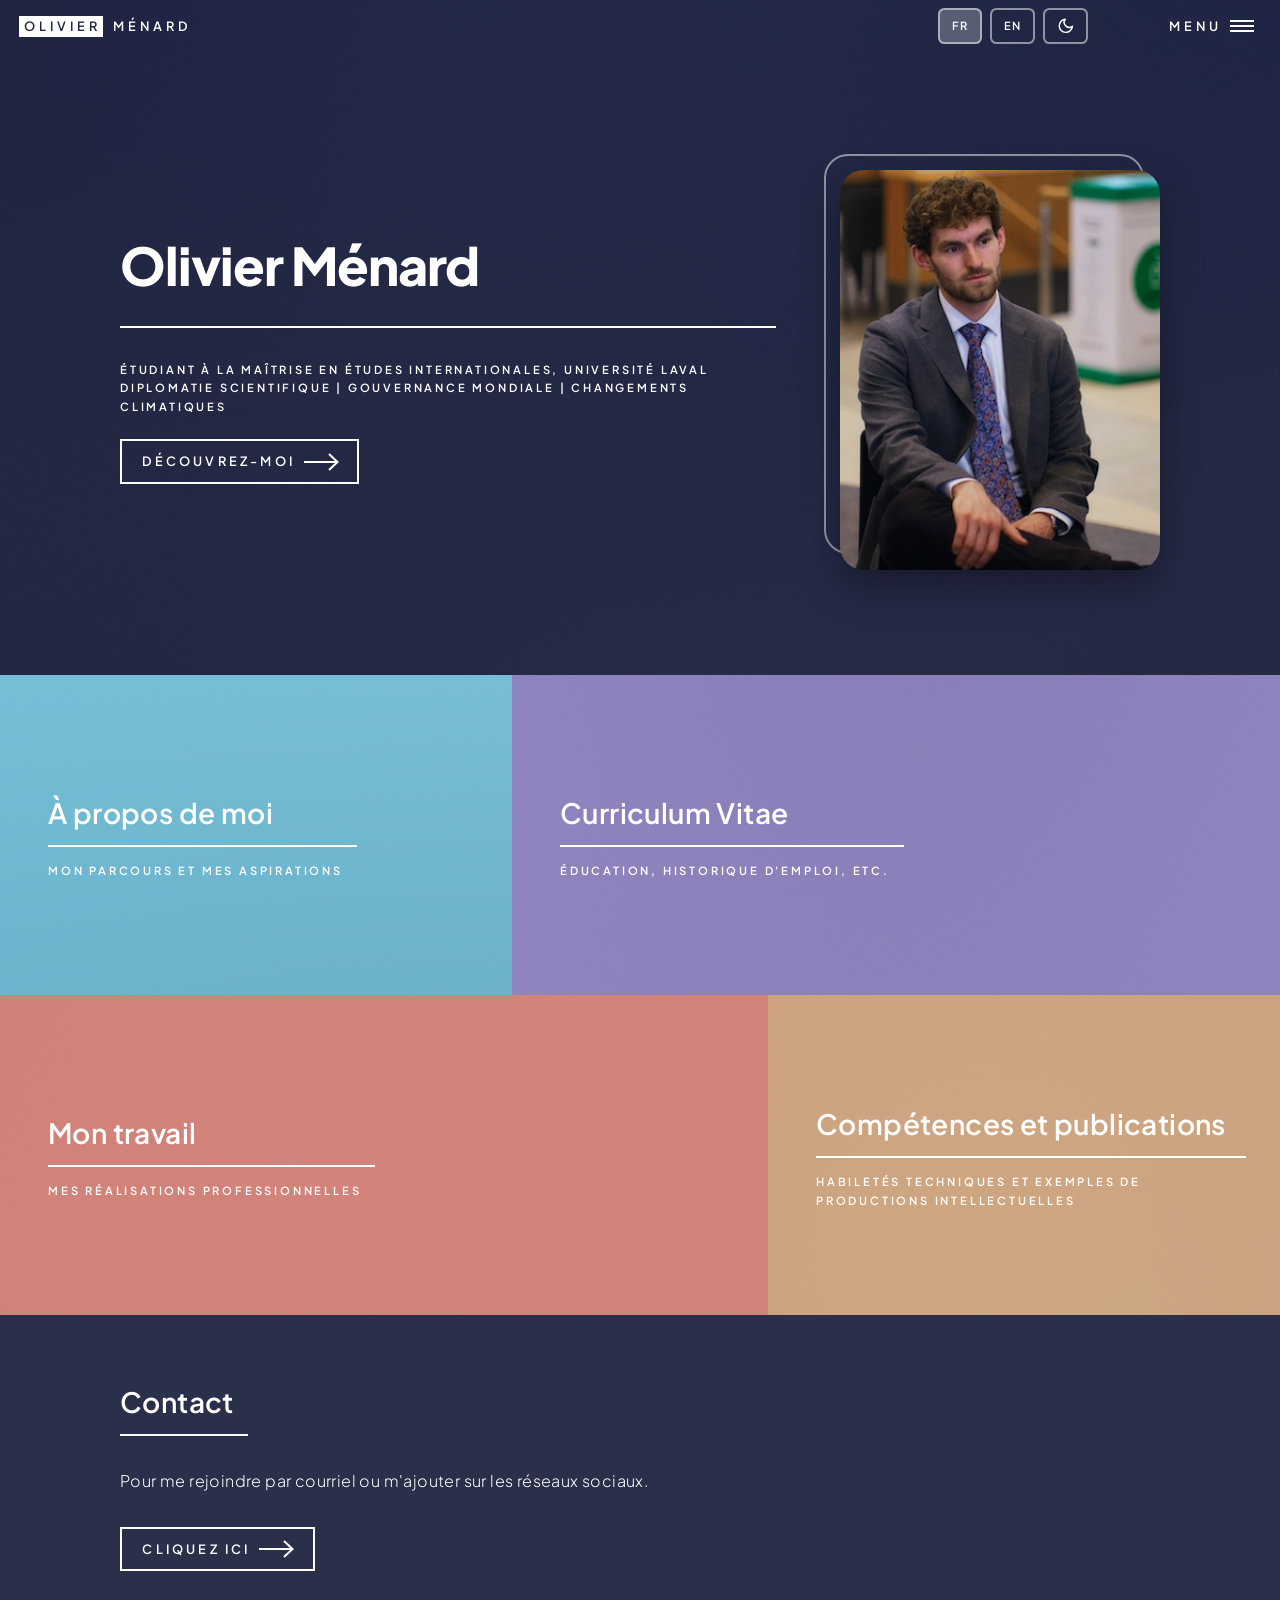
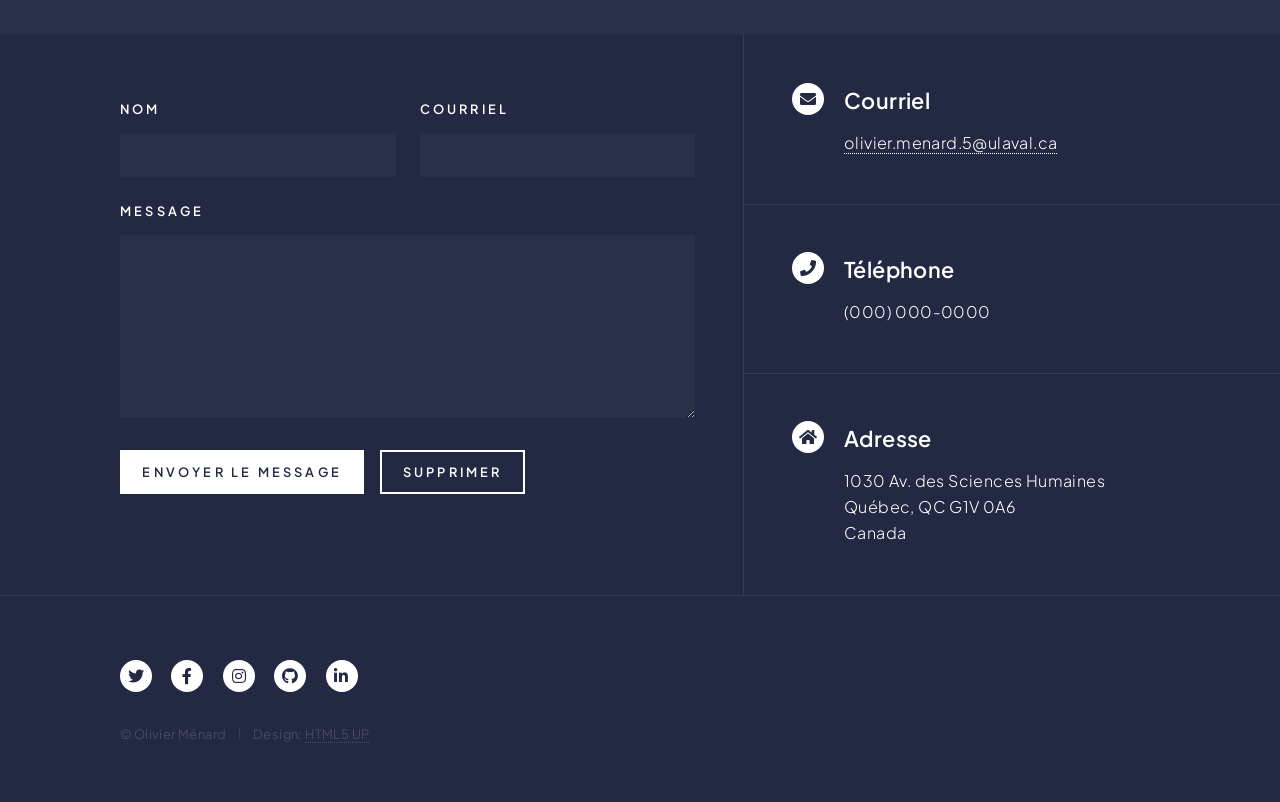
<file: index.html>
<!DOCTYPE HTML>
<!--
	Forty by HTML5 UP
	html5up.net | @ajlkn
	Free for personal and commercial use under the CCA 3.0 license (html5up.net/license)
-->
<html>
	<head>
		<title>Olivier Ménard - Étudiant à la maîtrise en études internationales</title>
		<meta charset="utf-8" />
		<meta name="viewport" content="width=device-width, initial-scale=1, user-scalable=no" />
		<script>
			try { if (localStorage.getItem('theme') === 'dark') document.documentElement.classList.add('dark'); } catch (e) {}
		</script>
		<link rel="stylesheet" href="assets/css/main.css" />
		<link rel="stylesheet" href="assets/css/custom.css" />
		<noscript><link rel="stylesheet" href="assets/css/noscript.css" /></noscript>
	</head>
	<body class="is-preload">

		<!-- Wrapper -->
			<div id="wrapper">

				<!-- Header -->
					<header id="header" class="alt">
						<a href="index.html" class="logo"><strong>Olivier</strong> <span>Ménard</span></a>
						<div class="header-tools">
							<a href="index.html" class="lang-btn active">FR</a>
							<a href="index-en.html" class="lang-btn">EN</a>
							<button id="theme-toggle" type="button" aria-label="Basculer entre mode clair et sombre">
								<svg class="theme-moon" viewBox="0 0 24 24" fill="none" stroke="currentColor" stroke-width="2" stroke-linecap="round" stroke-linejoin="round" aria-hidden="true">
									<path d="M21 12.79A9 9 0 1 1 11.21 3 7 7 0 0 0 21 12.79z"/>
								</svg>
								<svg class="theme-sun" viewBox="0 0 24 24" fill="none" stroke="currentColor" stroke-width="2" stroke-linecap="round" stroke-linejoin="round" aria-hidden="true">
									<circle cx="12" cy="12" r="4.5"/>
									<path d="M12 1.5v2.5M12 20v2.5M4.2 4.2l1.8 1.8M18 18l1.8 1.8M1.5 12H4M20 12h2.5M4.2 19.8L6 18M18 6l1.8-1.8"/>
								</svg>
							</button>
						</div>
						<nav>
							<a href="#menu">Menu</a>
						</nav>
					</header>

				<!-- Menu -->
					<nav id="menu">
						<ul class="links">
							<li><a href="index.html">Accueil</a></li>
							<li><a href="a-propos.html">À propos de moi</a></li>
							<li><a href="cv.html">CV</a></li>
							<li><a href="mon-travail.html">Mon travail</a></li>
							<li><a href="competences-publications.html">Compétences et publications</a></li>
							<li><a href="index.html#contact">Contact</a></li>
						</ul>
					</nav>

				<!-- Banner -->
					<section id="banner" class="major">
						<div class="inner banner-layout">
							<div class="banner-text">
								<header class="major">
									<h1>Olivier Ménard</h1>
								</header>
								<div class="content">
									<p>Étudiant à la maîtrise en études internationales, Université Laval<br />
									Diplomatie scientifique | Gouvernance mondiale | Changements climatiques</p>
									<ul class="actions">
										<li><a href="#one" class="button next scrolly">Découvrez-moi</a></li>
									</ul>
								</div>
							</div>
							<div class="banner-photo">
								<img src="images/profile.jpg" alt="Photo d'Olivier Ménard" />
							</div>
						</div>
					</section>

				<!-- Main -->
					<div id="main">

						<!-- One -->
							<section id="one" class="tiles">
								<article>
									<span class="image">
										<img src="images/pic03.jpg" alt="" />
									</span>
									<header class="major">
										<h3><a href="a-propos.html" class="link">À propos de moi</a></h3>
										<p>Mon parcours et mes aspirations</p>
									</header>
								</article>
								<article>
									<span class="image">
										<img src="images/pic04.jpg" alt="" />
									</span>
									<header class="major">
										<h3><a href="cv.html" class="link">Curriculum Vitae</a></h3>
										<p>Éducation, historique d'emploi, etc.</p>
									</header>
								</article>
								<article>
									<span class="image">
										<img src="images/pic05.jpg" alt="" />
									</span>
									<header class="major">
										<h3><a href="mon-travail.html" class="link">Mon travail</a></h3>
										<p>Mes réalisations professionnelles</p>
									</header>
								</article>
								<article>
									<span class="image">
										<img src="images/pic06.jpg" alt="" />
									</span>
									<header class="major">
										<h3><a href="competences-publications.html" class="link">Compétences et publications</a></h3>
										<p>Habiletés techniques et exemples de productions intellectuelles</p>
									</header>
								</article>
							</section>

						<!-- Two -->
							<section id="two">
								<div class="inner">
									<header class="major">
										<h2>Contact</h2>
									</header>
									<p>Pour me rejoindre par courriel ou m'ajouter sur les réseaux sociaux.</p>
									<ul class="actions">
										<li><a href="#contact" class="button next scrolly">Cliquez ici</a></li>
									</ul>
								</div>
							</section>

					</div>

				<!-- Contact -->
					<section id="contact">
						<div class="inner">
							<section>
								<form method="post" action="#">
									<div class="fields">
										<div class="field half">
											<label for="name">Nom</label>
											<input type="text" name="name" id="name" />
										</div>
										<div class="field half">
											<label for="email">Courriel</label>
											<input type="text" name="email" id="email" />
										</div>
										<div class="field">
											<label for="message">Message</label>
											<textarea name="message" id="message" rows="6"></textarea>
										</div>
									</div>
									<ul class="actions">
										<li><input type="submit" value="Envoyer le message" class="primary" /></li>
										<li><input type="reset" value="Supprimer" /></li>
									</ul>
								</form>
							</section>
							<section class="split">
								<section>
									<div class="contact-method">
										<span class="icon solid alt fa-envelope"></span>
										<h3>Courriel</h3>
										<a href="#">olivier.menard.5@ulaval.ca</a>
									</div>
								</section>
								<section>
									<div class="contact-method">
										<span class="icon solid alt fa-phone"></span>
										<h3>Téléphone</h3>
										<span>(000) 000-0000</span>
									</div>
								</section>
								<section>
									<div class="contact-method">
										<span class="icon solid alt fa-home"></span>
										<h3>Adresse</h3>
										<span>1030 Av. des Sciences Humaines<br />
										Québec, QC G1V 0A6<br />
										Canada</span>
									</div>
								</section>
							</section>
						</div>
					</section>

				<!-- Footer -->
					<footer id="footer">
						<div class="inner">
							<ul class="icons">
								<li><a href="#" class="icon brands alt fa-twitter"><span class="label">Twitter</span></a></li>
								<li><a href="#" class="icon brands alt fa-facebook-f"><span class="label">Facebook</span></a></li>
								<li><a href="#" class="icon brands alt fa-instagram"><span class="label">Instagram</span></a></li>
								<li><a href="https://github.com/olimenrd" target="_blank" rel="noopener" class="icon brands alt fa-github"><span class="label">GitHub</span></a></li>
								<li><a href="https://www.linkedin.com/in/olivier-m%C3%A9nard" target="_blank" rel="noopener" class="icon brands alt fa-linkedin-in"><span class="label">LinkedIn</span></a></li>
							</ul>
							<ul class="copyright">
								<li>&copy; Olivier Ménard</li><li>Design: <a href="https://html5up.net">HTML5 UP</a></li>
							</ul>
						</div>
					</footer>

			</div>

		<!-- Scripts -->
			<script src="assets/js/jquery.min.js"></script>
			<script src="assets/js/jquery.scrolly.min.js"></script>
			<script src="assets/js/jquery.scrollex.min.js"></script>
			<script src="assets/js/browser.min.js"></script>
			<script src="assets/js/breakpoints.min.js"></script>
			<script src="assets/js/util.js"></script>
			<script src="assets/js/main.js"></script>
			<script src="assets/js/custom.js"></script>

	</body>
</html>
</file>
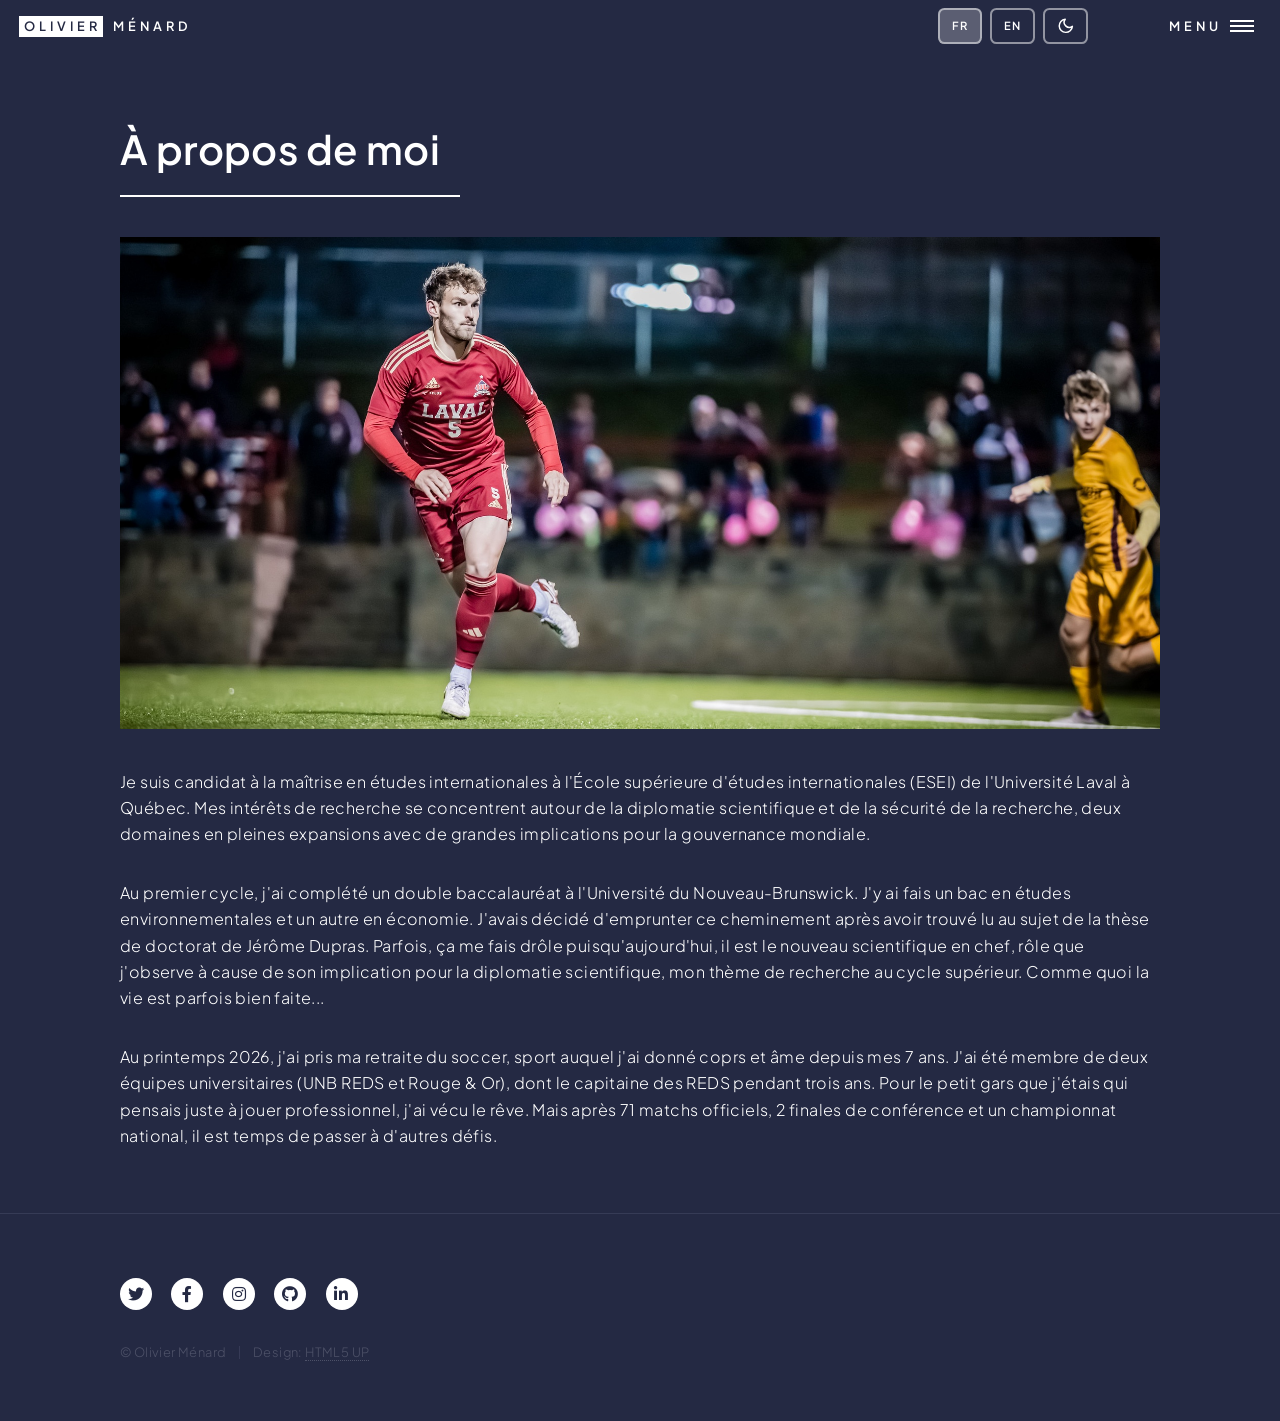
<file: a-propos.html>
<!DOCTYPE HTML>
<!--
	Forty by HTML5 UP
	html5up.net | @ajlkn
	Free for personal and commercial use under the CCA 3.0 license (html5up.net/license)
-->
<html>
	<head>
		<title>Olivier Ménard - À propos de moi</title>
		<meta charset="utf-8" />
		<meta name="viewport" content="width=device-width, initial-scale=1, user-scalable=no" />
		<script>
			try { if (localStorage.getItem('theme') === 'dark') document.documentElement.classList.add('dark'); } catch (e) {}
		</script>
		<link rel="stylesheet" href="assets/css/main.css" />
		<link rel="stylesheet" href="assets/css/custom.css" />
		<noscript><link rel="stylesheet" href="assets/css/noscript.css" /></noscript>
	</head>
	<body class="is-preload">

		<!-- Wrapper -->
			<div id="wrapper">

				<!-- Header -->
					<header id="header" class="alt">
						<a href="index.html" class="logo"><strong>Olivier</strong> <span>Ménard</span></a>
						<div class="header-tools">
							<a href="a-propos.html" class="lang-btn active">FR</a>
							<a href="#" class="lang-btn">EN</a>
							<button id="theme-toggle" type="button" aria-label="Basculer entre mode clair et sombre">
								<svg class="theme-moon" viewBox="0 0 24 24" fill="none" stroke="currentColor" stroke-width="2" stroke-linecap="round" stroke-linejoin="round" aria-hidden="true">
									<path d="M21 12.79A9 9 0 1 1 11.21 3 7 7 0 0 0 21 12.79z"/>
								</svg>
								<svg class="theme-sun" viewBox="0 0 24 24" fill="none" stroke="currentColor" stroke-width="2" stroke-linecap="round" stroke-linejoin="round" aria-hidden="true">
									<circle cx="12" cy="12" r="4.5"/>
									<path d="M12 1.5v2.5M12 20v2.5M4.2 4.2l1.8 1.8M18 18l1.8 1.8M1.5 12H4M20 12h2.5M4.2 19.8L6 18M18 6l1.8-1.8"/>
								</svg>
							</button>
						</div>
						<nav>
							<a href="#menu">Menu</a>
						</nav>
					</header>

				<!-- Menu -->
					<nav id="menu">
						<ul class="links">
							<li><a href="index.html">Accueil</a></li>
							<li><a href="a-propos.html">À propos de moi</a></li>
							<li><a href="cv.html">CV</a></li>
							<li><a href="mon-travail.html">Mon travail</a></li>
							<li><a href="competences-publications.html">Compétences et publications</a></li>
							<li><a href="index.html#contact">Contact</a></li>
						</ul>
					</nav>

				<!-- Main -->
					<div id="main" class="alt">

						<!-- One -->
							<section id="one">
								<div class="inner">
									<header class="major">
										<h1>À propos de moi</h1>
									</header>
									<span class="image main"><img src="images/a-propos-pic.jpg" alt="" /></span>
									<p>Je suis candidat à la maîtrise en études internationales à l'École supérieure d'études internationales (ESEI) de l'Université Laval à Québec. Mes intérêts de recherche se concentrent autour de la diplomatie scientifique et de la sécurité de la recherche, deux domaines en pleines expansions avec de grandes implications pour la gouvernance mondiale.</p>
									<p>Au premier cycle, j'ai complété un double baccalauréat à l'Université du Nouveau-Brunswick. J'y ai fais un bac en études environnementales et un autre en économie. J'avais décidé d'emprunter ce cheminement après avoir trouvé lu au sujet de la thèse de doctorat de Jérôme Dupras. Parfois, ça me fais drôle puisqu'aujourd'hui, il est le nouveau scientifique en chef, rôle que j'observe à cause de son implication pour la diplomatie scientifique, mon thème de recherche au cycle supérieur. Comme quoi la vie est parfois bien faite...</p>
									<p>Au printemps 2026, j'ai pris ma retraite du soccer, sport auquel j'ai donné coprs et âme depuis mes 7 ans. J'ai été membre de deux équipes universitaires (UNB REDS et Rouge & Or), dont le capitaine des REDS pendant trois ans. Pour le petit gars que j'étais qui pensais juste à jouer professionnel, j'ai vécu le rêve. Mais après 71 matchs officiels, 2 finales de conférence et un championnat national, il est temps de passer à d'autres défis.</p>
								</div>
							</section>

					</div>

				<!-- Footer -->
					<footer id="footer">
						<div class="inner">
							<ul class="icons">
								<li><a href="#" class="icon brands alt fa-twitter"><span class="label">Twitter</span></a></li>
								<li><a href="#" class="icon brands alt fa-facebook-f"><span class="label">Facebook</span></a></li>
								<li><a href="#" class="icon brands alt fa-instagram"><span class="label">Instagram</span></a></li>
								<li><a href="https://github.com/olimenrd" target="_blank" rel="noopener" class="icon brands alt fa-github"><span class="label">GitHub</span></a></li>
								<li><a href="https://www.linkedin.com/in/olivier-m%C3%A9nard" target="_blank" rel="noopener" class="icon brands alt fa-linkedin-in"><span class="label">LinkedIn</span></a></li>
							</ul>
							<ul class="copyright">
								<li>&copy; Olivier Ménard</li><li>Design: <a href="https://html5up.net">HTML5 UP</a></li>
							</ul>
						</div>
					</footer>

			</div>

		<!-- Scripts -->
			<script src="assets/js/jquery.min.js"></script>
			<script src="assets/js/jquery.scrolly.min.js"></script>
			<script src="assets/js/jquery.scrollex.min.js"></script>
			<script src="assets/js/browser.min.js"></script>
			<script src="assets/js/breakpoints.min.js"></script>
			<script src="assets/js/util.js"></script>
			<script src="assets/js/main.js"></script>
			<script src="assets/js/custom.js"></script>

	</body>
</html>
</file>
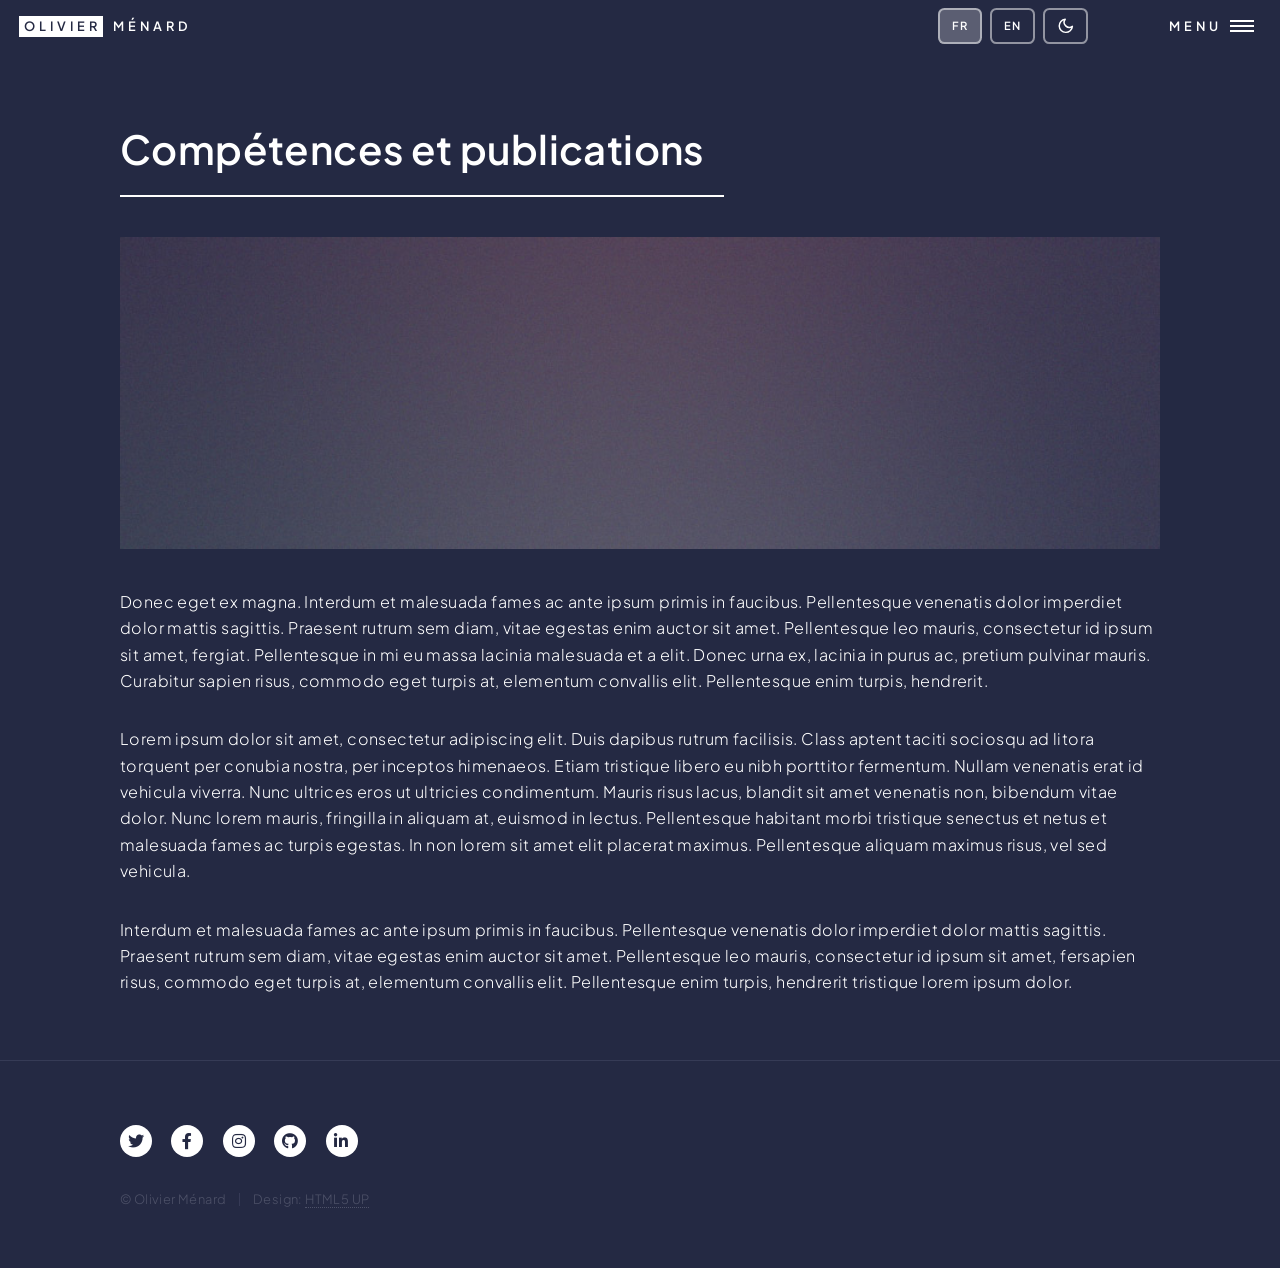
<file: competences-publications.html>
<!DOCTYPE HTML>
<!--
	Forty by HTML5 UP
	html5up.net | @ajlkn
	Free for personal and commercial use under the CCA 3.0 license (html5up.net/license)
-->
<html>
	<head>
		<title>Olivier Ménard - Compétences et publications</title>
		<meta charset="utf-8" />
		<meta name="viewport" content="width=device-width, initial-scale=1, user-scalable=no" />
		<script>
			try { if (localStorage.getItem('theme') === 'dark') document.documentElement.classList.add('dark'); } catch (e) {}
		</script>
		<link rel="stylesheet" href="assets/css/main.css" />
		<link rel="stylesheet" href="assets/css/custom.css" />
		<noscript><link rel="stylesheet" href="assets/css/noscript.css" /></noscript>
	</head>
	<body class="is-preload">

		<!-- Wrapper -->
			<div id="wrapper">

				<!-- Header -->
					<header id="header" class="alt">
						<a href="index.html" class="logo"><strong>Olivier</strong> <span>Ménard</span></a>
						<div class="header-tools">
							<a href="competences-publications.html" class="lang-btn active">FR</a>
							<a href="#" class="lang-btn">EN</a>
							<button id="theme-toggle" type="button" aria-label="Basculer entre mode clair et sombre">
								<svg class="theme-moon" viewBox="0 0 24 24" fill="none" stroke="currentColor" stroke-width="2" stroke-linecap="round" stroke-linejoin="round" aria-hidden="true">
									<path d="M21 12.79A9 9 0 1 1 11.21 3 7 7 0 0 0 21 12.79z"/>
								</svg>
								<svg class="theme-sun" viewBox="0 0 24 24" fill="none" stroke="currentColor" stroke-width="2" stroke-linecap="round" stroke-linejoin="round" aria-hidden="true">
									<circle cx="12" cy="12" r="4.5"/>
									<path d="M12 1.5v2.5M12 20v2.5M4.2 4.2l1.8 1.8M18 18l1.8 1.8M1.5 12H4M20 12h2.5M4.2 19.8L6 18M18 6l1.8-1.8"/>
								</svg>
							</button>
						</div>
						<nav>
							<a href="#menu">Menu</a>
						</nav>
					</header>

				<!-- Menu -->
					<nav id="menu">
						<ul class="links">
							<li><a href="index.html">Accueil</a></li>
							<li><a href="a-propos.html">À propos de moi</a></li>
							<li><a href="cv.html">CV</a></li>
							<li><a href="mon-travail.html">Mon travail</a></li>
							<li><a href="competences-publications.html">Compétences et publications</a></li>
							<li><a href="index.html#contact">Contact</a></li>
						</ul>
					</nav>

				<!-- Main -->
					<div id="main" class="alt">

						<!-- One -->
							<section id="one">
								<div class="inner">
									<header class="major">
										<h1>Compétences et publications</h1>
									</header>
									<span class="image main"><img src="images/pic11.jpg" alt="" /></span>
									<p>Donec eget ex magna. Interdum et malesuada fames ac ante ipsum primis in faucibus. Pellentesque venenatis dolor imperdiet dolor mattis sagittis. Praesent rutrum sem diam, vitae egestas enim auctor sit amet. Pellentesque leo mauris, consectetur id ipsum sit amet, fergiat. Pellentesque in mi eu massa lacinia malesuada et a elit. Donec urna ex, lacinia in purus ac, pretium pulvinar mauris. Curabitur sapien risus, commodo eget turpis at, elementum convallis elit. Pellentesque enim turpis, hendrerit.</p>
									<p>Lorem ipsum dolor sit amet, consectetur adipiscing elit. Duis dapibus rutrum facilisis. Class aptent taciti sociosqu ad litora torquent per conubia nostra, per inceptos himenaeos. Etiam tristique libero eu nibh porttitor fermentum. Nullam venenatis erat id vehicula viverra. Nunc ultrices eros ut ultricies condimentum. Mauris risus lacus, blandit sit amet venenatis non, bibendum vitae dolor. Nunc lorem mauris, fringilla in aliquam at, euismod in lectus. Pellentesque habitant morbi tristique senectus et netus et malesuada fames ac turpis egestas. In non lorem sit amet elit placerat maximus. Pellentesque aliquam maximus risus, vel sed vehicula.</p>
									<p>Interdum et malesuada fames ac ante ipsum primis in faucibus. Pellentesque venenatis dolor imperdiet dolor mattis sagittis. Praesent rutrum sem diam, vitae egestas enim auctor sit amet. Pellentesque leo mauris, consectetur id ipsum sit amet, fersapien risus, commodo eget turpis at, elementum convallis elit. Pellentesque enim turpis, hendrerit tristique lorem ipsum dolor.</p>
								</div>
							</section>

					</div>

				<footer id="footer">
						<div class="inner">
							<ul class="icons">
								<li><a href="#" class="icon brands alt fa-twitter"><span class="label">Twitter</span></a></li>
								<li><a href="#" class="icon brands alt fa-facebook-f"><span class="label">Facebook</span></a></li>
								<li><a href="#" class="icon brands alt fa-instagram"><span class="label">Instagram</span></a></li>
								<li><a href="https://github.com/olimenrd" target="_blank" rel="noopener" class="icon brands alt fa-github"><span class="label">GitHub</span></a></li>
								<li><a href="https://www.linkedin.com/in/olivier-m%C3%A9nard" target="_blank" rel="noopener" class="icon brands alt fa-linkedin-in"><span class="label">LinkedIn</span></a></li>
							</ul>
							<ul class="copyright">
								<li>&copy; Olivier Ménard</li><li>Design: <a href="https://html5up.net">HTML5 UP</a></li>
							</ul>
						</div>
					</footer>

			</div>

		<!-- Scripts -->
			<script src="assets/js/jquery.min.js"></script>
			<script src="assets/js/jquery.scrolly.min.js"></script>
			<script src="assets/js/jquery.scrollex.min.js"></script>
			<script src="assets/js/browser.min.js"></script>
			<script src="assets/js/breakpoints.min.js"></script>
			<script src="assets/js/util.js"></script>
			<script src="assets/js/main.js"></script>
			<script src="assets/js/custom.js"></script>

	</body>
</html>
</file>
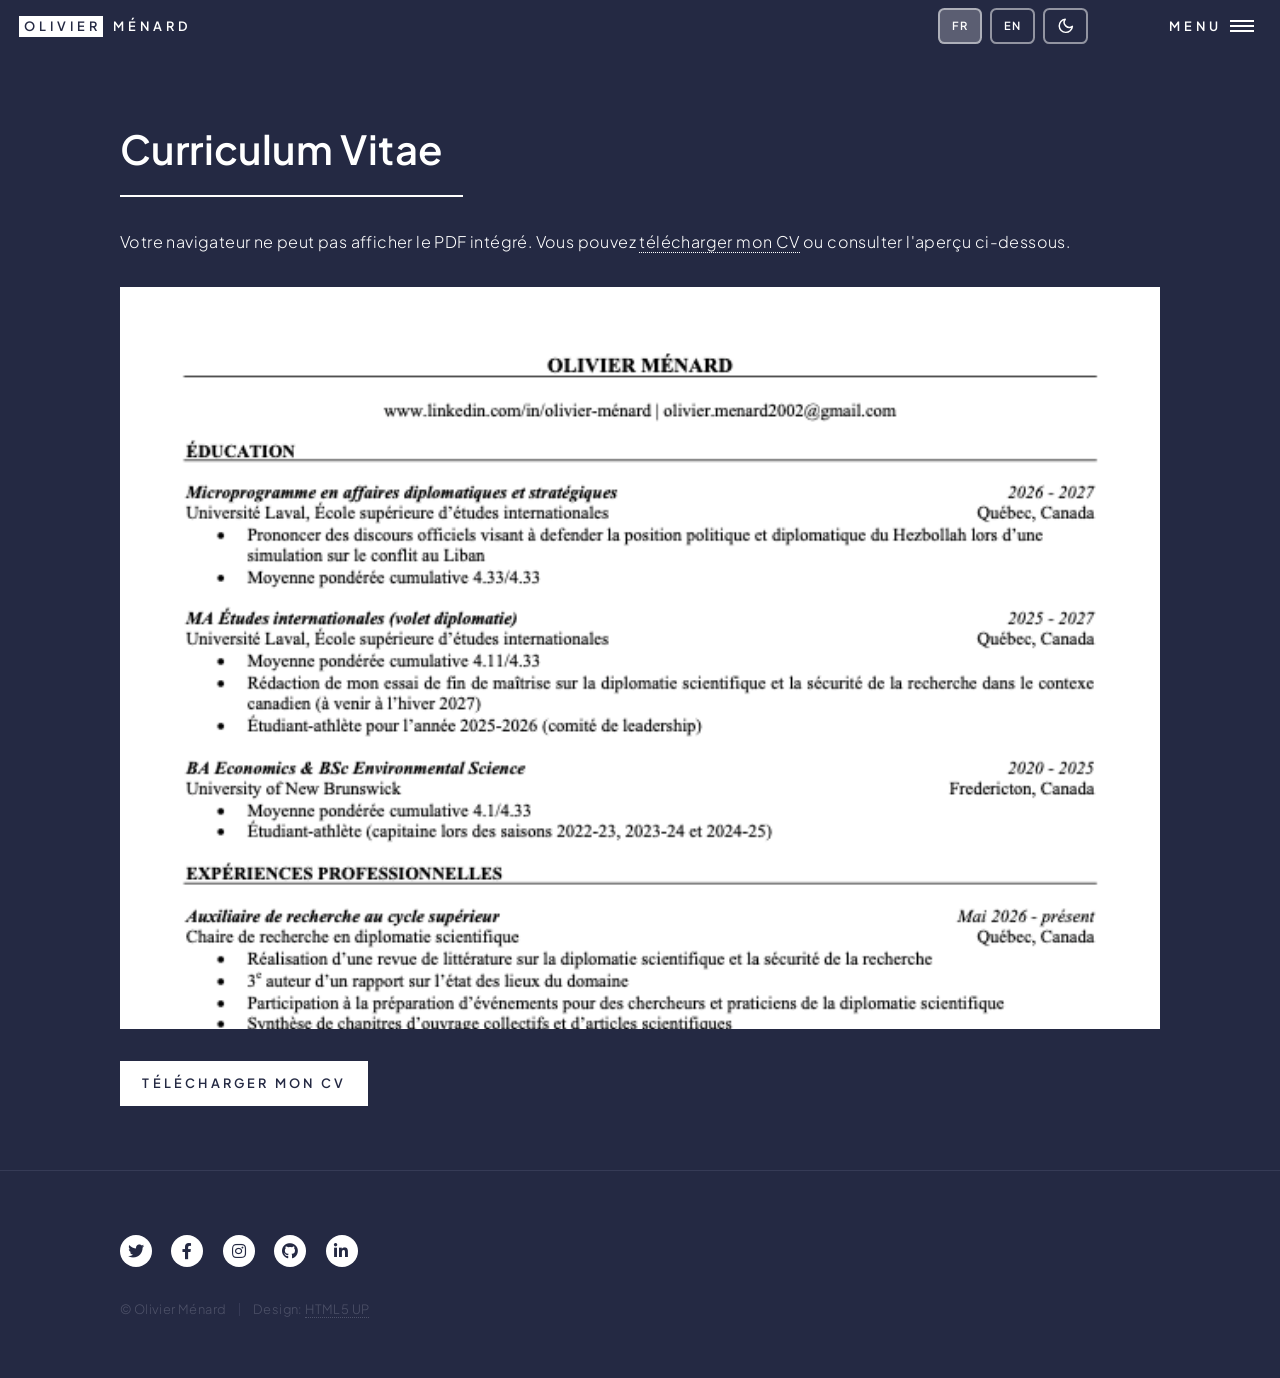
<file: cv.html>
<!DOCTYPE HTML>
<!--
	Forty by HTML5 UP
	html5up.net | @ajlkn
	Free for personal and commercial use under the CCA 3.0 license (html5up.net/license)
-->
<html>
	<head>
		<title>Olivier Ménard - CV</title>
		<meta charset="utf-8" />
		<meta name="viewport" content="width=device-width, initial-scale=1, user-scalable=no" />
		<script>
			try { if (localStorage.getItem('theme') === 'dark') document.documentElement.classList.add('dark'); } catch (e) {}
		</script>
		<link rel="stylesheet" href="assets/css/main.css" />
		<link rel="stylesheet" href="assets/css/custom.css" />
		<noscript><link rel="stylesheet" href="assets/css/noscript.css" /></noscript>
	</head>
	<body class="is-preload">

		<!-- Wrapper -->
			<div id="wrapper">

				<!-- Header -->
					<header id="header" class="alt">
						<a href="index.html" class="logo"><strong>Olivier</strong> <span>Ménard</span></a>
						<div class="header-tools">
							<a href="cv.html" class="lang-btn active">FR</a>
							<a href="#" class="lang-btn">EN</a>
							<button id="theme-toggle" type="button" aria-label="Basculer entre mode clair et sombre">
								<svg class="theme-moon" viewBox="0 0 24 24" fill="none" stroke="currentColor" stroke-width="2" stroke-linecap="round" stroke-linejoin="round" aria-hidden="true">
									<path d="M21 12.79A9 9 0 1 1 11.21 3 7 7 0 0 0 21 12.79z"/>
								</svg>
								<svg class="theme-sun" viewBox="0 0 24 24" fill="none" stroke="currentColor" stroke-width="2" stroke-linecap="round" stroke-linejoin="round" aria-hidden="true">
									<circle cx="12" cy="12" r="4.5"/>
									<path d="M12 1.5v2.5M12 20v2.5M4.2 4.2l1.8 1.8M18 18l1.8 1.8M1.5 12H4M20 12h2.5M4.2 19.8L6 18M18 6l1.8-1.8"/>
								</svg>
							</button>
						</div>
						<nav>
							<a href="#menu">Menu</a>
						</nav>
					</header>

				<!-- Menu -->
					<nav id="menu">
						<ul class="links">
							<li><a href="index.html">Accueil</a></li>
							<li><a href="a-propos.html">À propos de moi</a></li>
							<li><a href="cv.html">CV</a></li>
							<li><a href="mon-travail.html">Mon travail</a></li>
							<li><a href="competences-publications.html">Compétences et publications</a></li>
							<li><a href="index.html#contact">Contact</a></li>
						</ul>
					</nav>

				<!-- Main -->
					<div id="main" class="alt">

						<!-- One -->
							<section id="one">
								<div class="inner">
									<header class="major">
										<h1>Curriculum Vitae</h1>
									</header>
									<div style="width: 100%; height: 800px; overflow: auto; margin-bottom: 2rem;">
										<object data="cv/cv-olivierménard.pdf" type="application/pdf" width="100%" height="100%">
											<p>Votre navigateur ne peut pas afficher le PDF intégré. Vous pouvez <a href="cv/cv-olivierménard.pdf">télécharger mon CV</a> ou consulter l'aperçu ci-dessous.</p>
											<img src="cv/cv-olivierménard.png" alt="Aperçu de mon CV" style="width: 100%;" />
										</object>
									</div>

									<ul class="actions">
										<li><a href="cv/cv-olivierménard.pdf" download class="button primary">Télécharger mon CV</a></li>
									</ul>
								</div>
							</section>
					</div>

				<!-- Footer -->
					<footer id="footer">
						<div class="inner">
							<ul class="icons">
								<li><a href="#" class="icon brands alt fa-twitter"><span class="label">Twitter</span></a></li>
								<li><a href="#" class="icon brands alt fa-facebook-f"><span class="label">Facebook</span></a></li>
								<li><a href="#" class="icon brands alt fa-instagram"><span class="label">Instagram</span></a></li>
								<li><a href="https://github.com/olimenrd" target="_blank" rel="noopener" class="icon brands alt fa-github"><span class="label">GitHub</span></a></li>
								<li><a href="https://www.linkedin.com/in/olivier-m%C3%A9nard" target="_blank" rel="noopener" class="icon brands alt fa-linkedin-in"><span class="label">LinkedIn</span></a></li>
							</ul>
							<ul class="copyright">
								<li>&copy; Olivier Ménard</li><li>Design: <a href="https://html5up.net">HTML5 UP</a></li>
							</ul>
						</div>
					</footer>

			</div>

		<!-- Scripts -->
			<script src="assets/js/jquery.min.js"></script>
			<script src="assets/js/jquery.scrolly.min.js"></script>
			<script src="assets/js/jquery.scrollex.min.js"></script>
			<script src="assets/js/browser.min.js"></script>
			<script src="assets/js/breakpoints.min.js"></script>
			<script src="assets/js/util.js"></script>
			<script src="assets/js/main.js"></script>
			<script src="assets/js/custom.js"></script>

	</body>
</html>
</file>
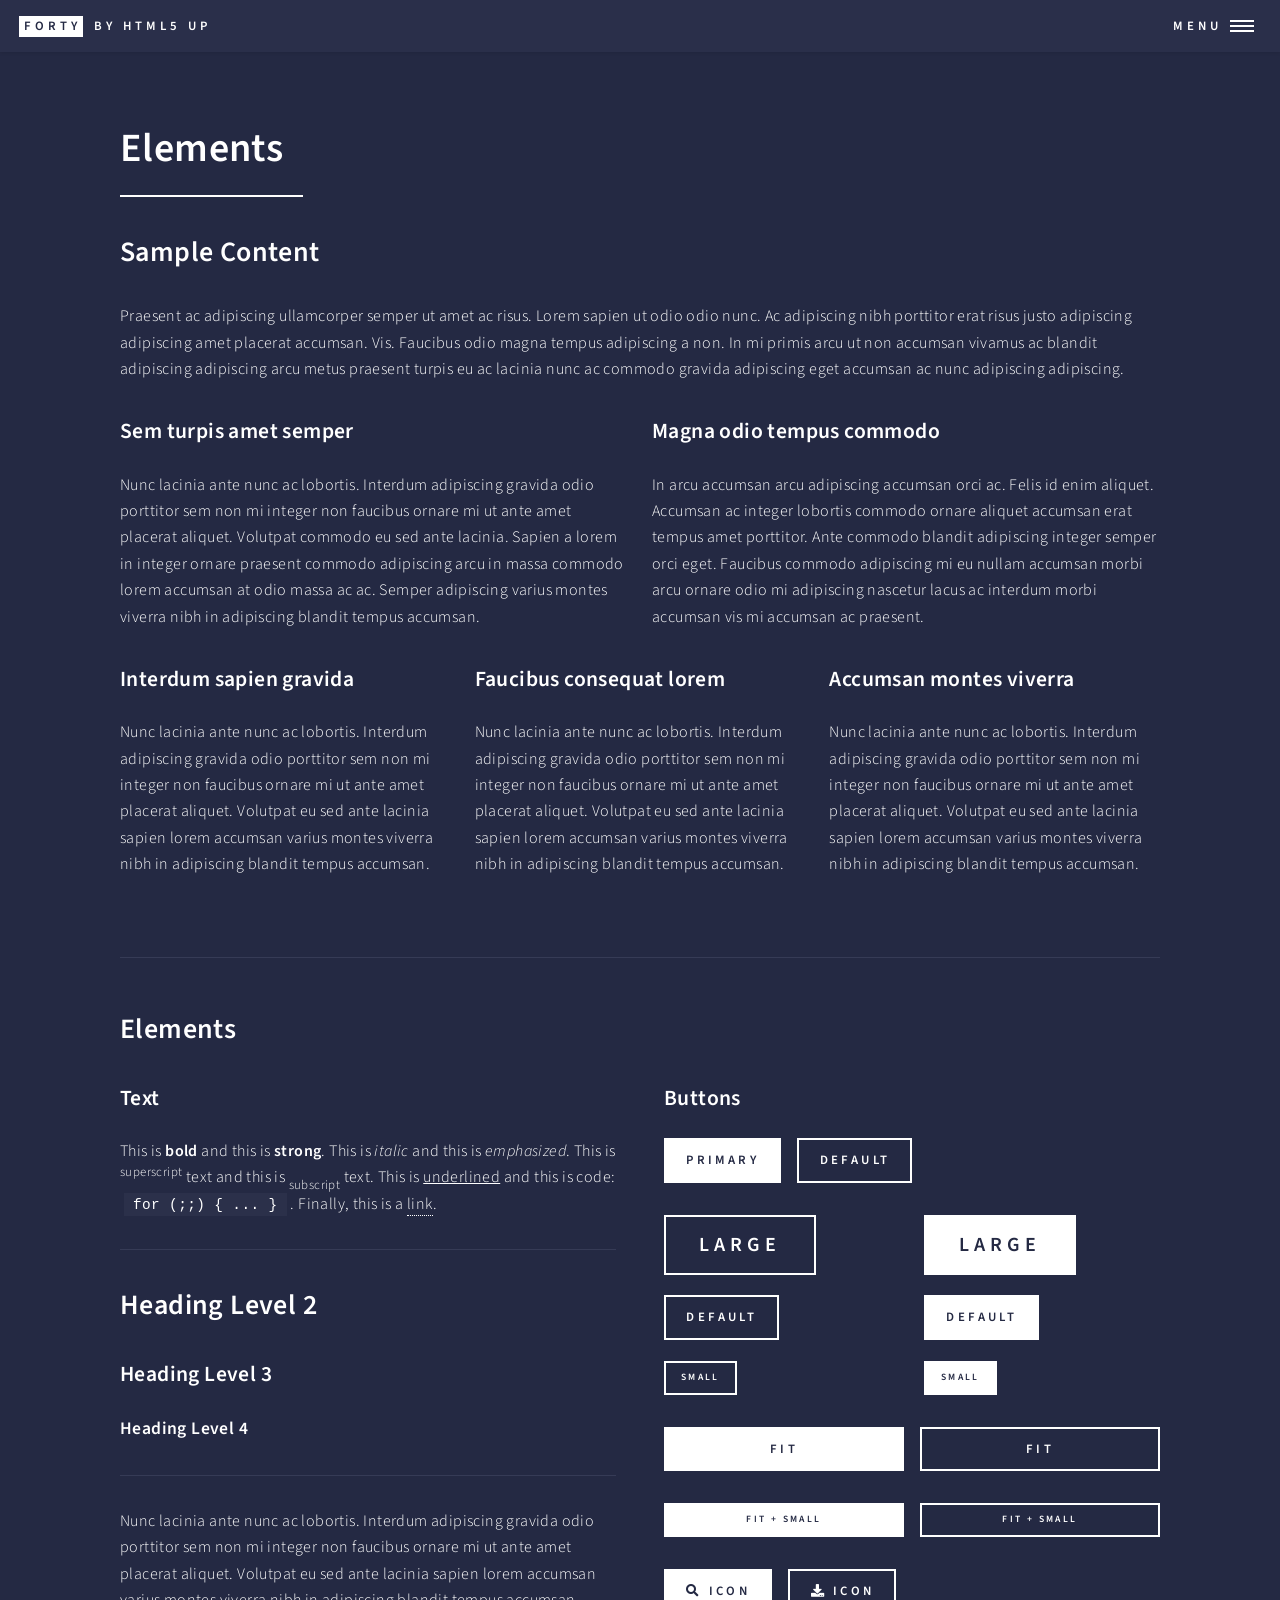
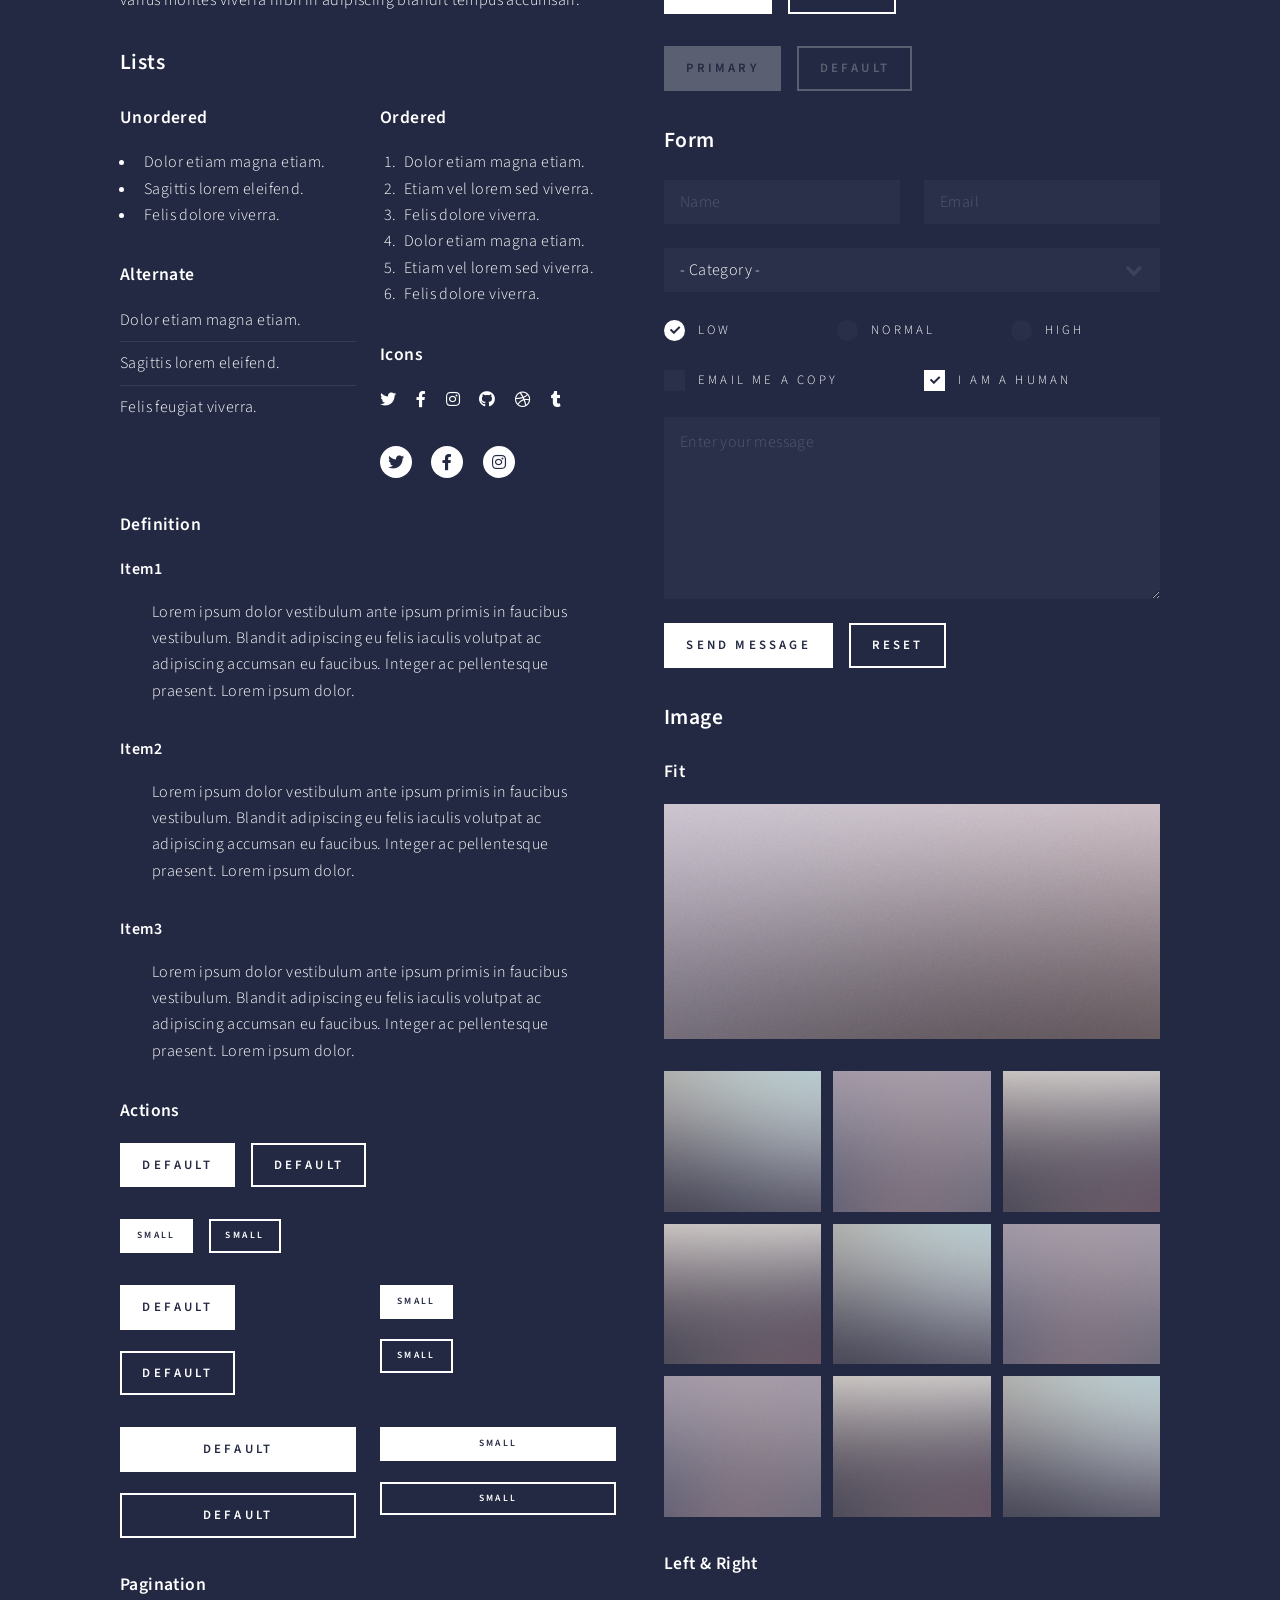
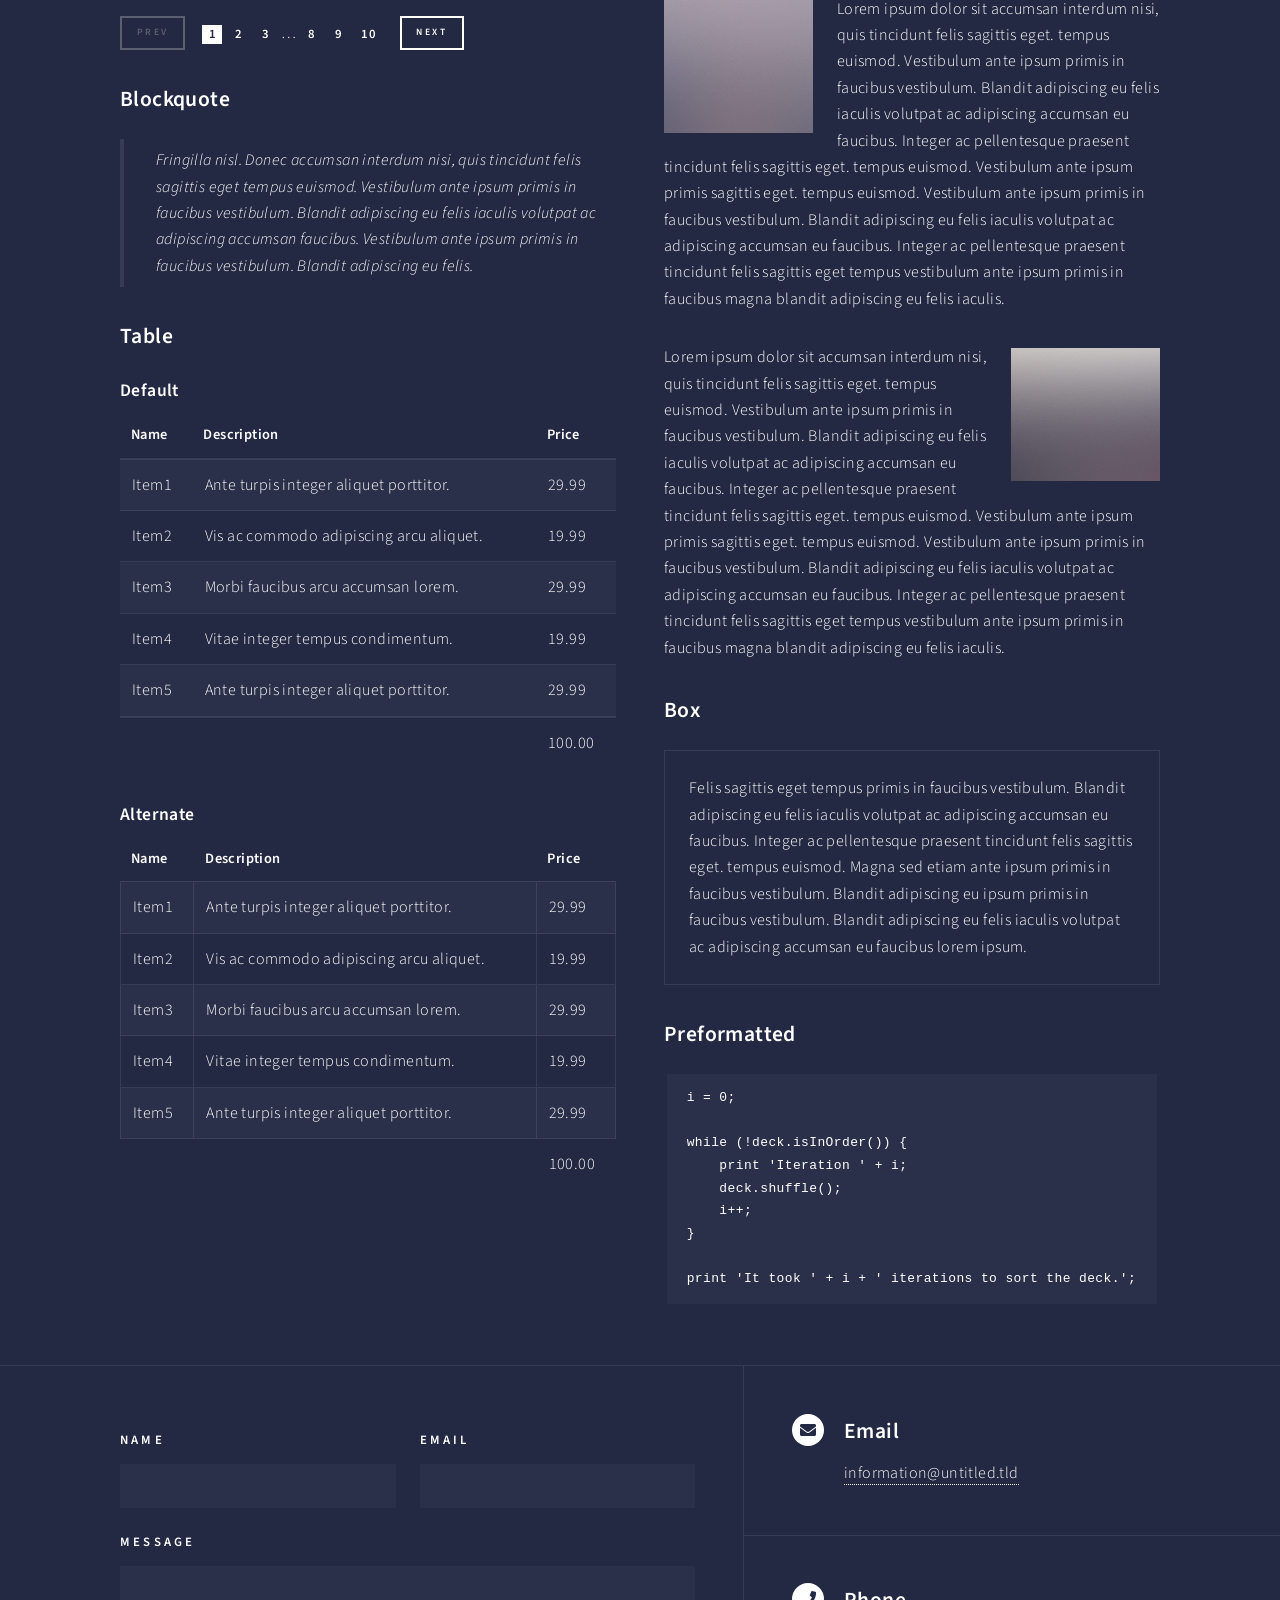
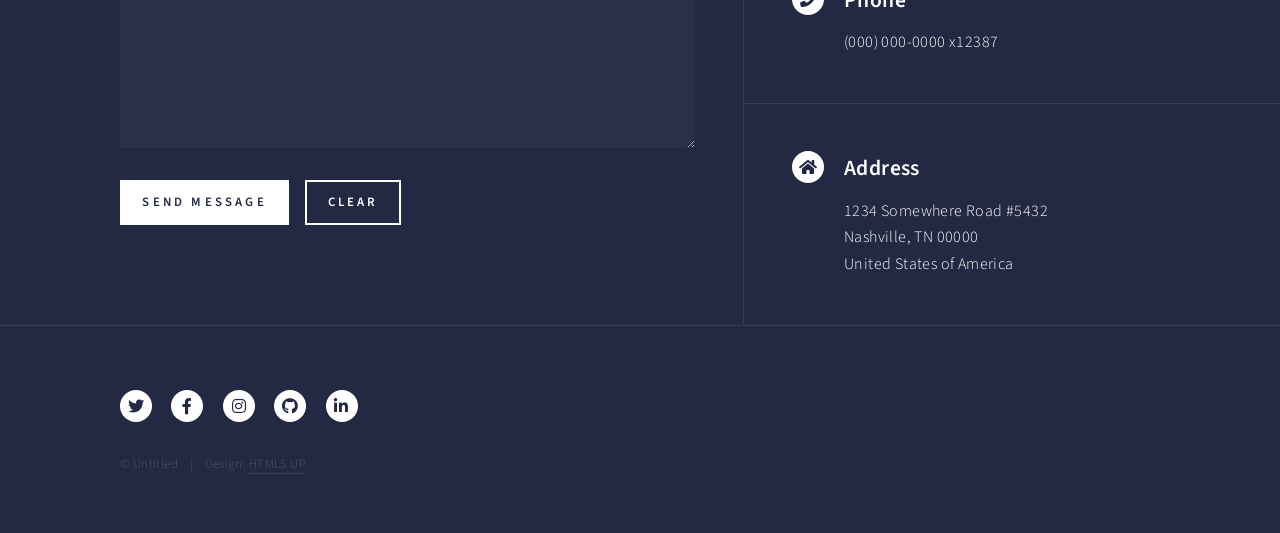
<file: elements.html>
<!DOCTYPE HTML>
<!--
	Forty by HTML5 UP
	html5up.net | @ajlkn
	Free for personal and commercial use under the CCA 3.0 license (html5up.net/license)
-->
<html>
	<head>
		<title>Elements - Forty by HTML5 UP</title>
		<meta charset="utf-8" />
		<meta name="viewport" content="width=device-width, initial-scale=1, user-scalable=no" />
		<link rel="stylesheet" href="assets/css/main.css" />
		<noscript><link rel="stylesheet" href="assets/css/noscript.css" /></noscript>
	</head>
	<body class="is-preload">

		<!-- Wrapper -->
			<div id="wrapper">

				<!-- Header -->
					<header id="header">
						<a href="index.html" class="logo"><strong>Forty</strong> <span>by HTML5 UP</span></a>
						<nav>
							<a href="#menu">Menu</a>
						</nav>
					</header>

				<!-- Menu -->
					<nav id="menu">
						<ul class="links">
							<li><a href="index.html">Home</a></li>
							<li><a href="landing.html">Landing</a></li>
							<li><a href="generic.html">Generic</a></li>
							<li><a href="elements.html">Elements</a></li>
						</ul>
						<ul class="actions stacked">
							<li><a href="#" class="button primary fit">Get Started</a></li>
							<li><a href="#" class="button fit">Log In</a></li>
						</ul>
					</nav>

				<!-- Main -->
					<div id="main" class="alt">

						<!-- One -->
							<section id="one">
								<div class="inner">
									<header class="major">
										<h1>Elements</h1>
									</header>

									<!-- Content -->
										<h2 id="content">Sample Content</h2>
										<p>Praesent ac adipiscing ullamcorper semper ut amet ac risus. Lorem sapien ut odio odio nunc. Ac adipiscing nibh porttitor erat risus justo adipiscing adipiscing amet placerat accumsan. Vis. Faucibus odio magna tempus adipiscing a non. In mi primis arcu ut non accumsan vivamus ac blandit adipiscing adipiscing arcu metus praesent turpis eu ac lacinia nunc ac commodo gravida adipiscing eget accumsan ac nunc adipiscing adipiscing.</p>
										<div class="row">
											<div class="col-6 col-12-small">
												<h3>Sem turpis amet semper</h3>
												<p>Nunc lacinia ante nunc ac lobortis. Interdum adipiscing gravida odio porttitor sem non mi integer non faucibus ornare mi ut ante amet placerat aliquet. Volutpat commodo eu sed ante lacinia. Sapien a lorem in integer ornare praesent commodo adipiscing arcu in massa commodo lorem accumsan at odio massa ac ac. Semper adipiscing varius montes viverra nibh in adipiscing blandit tempus accumsan.</p>
											</div>
											<div class="col-6 col-12-small">
												<h3>Magna odio tempus commodo</h3>
												<p>In arcu accumsan arcu adipiscing accumsan orci ac. Felis id enim aliquet. Accumsan ac integer lobortis commodo ornare aliquet accumsan erat tempus amet porttitor. Ante commodo blandit adipiscing integer semper orci eget. Faucibus commodo adipiscing mi eu nullam accumsan morbi arcu ornare odio mi adipiscing nascetur lacus ac interdum morbi accumsan vis mi accumsan ac praesent.</p>
											</div>
											<!-- Break -->
											<div class="col-4 col-12-medium">
												<h3>Interdum sapien gravida</h3>
												<p>Nunc lacinia ante nunc ac lobortis. Interdum adipiscing gravida odio porttitor sem non mi integer non faucibus ornare mi ut ante amet placerat aliquet. Volutpat eu sed ante lacinia sapien lorem accumsan varius montes viverra nibh in adipiscing blandit tempus accumsan.</p>
											</div>
											<div class="col-4 col-12-medium">
												<h3>Faucibus consequat lorem</h3>
												<p>Nunc lacinia ante nunc ac lobortis. Interdum adipiscing gravida odio porttitor sem non mi integer non faucibus ornare mi ut ante amet placerat aliquet. Volutpat eu sed ante lacinia sapien lorem accumsan varius montes viverra nibh in adipiscing blandit tempus accumsan.</p>
											</div>
											<div class="col-4 col-12-medium">
												<h3>Accumsan montes viverra</h3>
												<p>Nunc lacinia ante nunc ac lobortis. Interdum adipiscing gravida odio porttitor sem non mi integer non faucibus ornare mi ut ante amet placerat aliquet. Volutpat eu sed ante lacinia sapien lorem accumsan varius montes viverra nibh in adipiscing blandit tempus accumsan.</p>
											</div>
										</div>

									<hr class="major" />

									<!-- Elements -->
										<h2 id="elements">Elements</h2>
										<div class="row gtr-200">
											<div class="col-6 col-12-medium">

												<!-- Text stuff -->
													<h3>Text</h3>
													<p>This is <b>bold</b> and this is <strong>strong</strong>. This is <i>italic</i> and this is <em>emphasized</em>.
													This is <sup>superscript</sup> text and this is <sub>subscript</sub> text.
													This is <u>underlined</u> and this is code: <code>for (;;) { ... }</code>.
													Finally, this is a <a href="#">link</a>.</p>
													<hr />
													<h2>Heading Level 2</h2>
													<h3>Heading Level 3</h3>
													<h4>Heading Level 4</h4>
													<hr />
													<p>Nunc lacinia ante nunc ac lobortis. Interdum adipiscing gravida odio porttitor sem non mi integer non faucibus ornare mi ut ante amet placerat aliquet. Volutpat eu sed ante lacinia sapien lorem accumsan varius montes viverra nibh in adipiscing blandit tempus accumsan.</p>

												<!-- Lists -->
													<h3>Lists</h3>
													<div class="row">
														<div class="col-6 col-12-small">

															<h4>Unordered</h4>
															<ul>
																<li>Dolor etiam magna etiam.</li>
																<li>Sagittis lorem eleifend.</li>
																<li>Felis dolore viverra.</li>
															</ul>

															<h4>Alternate</h4>
															<ul class="alt">
																<li>Dolor etiam magna etiam.</li>
																<li>Sagittis lorem eleifend.</li>
																<li>Felis feugiat viverra.</li>
															</ul>

														</div>
														<div class="col-6 col-12-small">

															<h4>Ordered</h4>
															<ol>
																<li>Dolor etiam magna etiam.</li>
																<li>Etiam vel lorem sed viverra.</li>
																<li>Felis dolore viverra.</li>
																<li>Dolor etiam magna etiam.</li>
																<li>Etiam vel lorem sed viverra.</li>
																<li>Felis dolore viverra.</li>
															</ol>

															<h4>Icons</h4>
															<ul class="icons">
																<li><a href="#" class="icon brands fa-twitter"><span class="label">Twitter</span></a></li>
																<li><a href="#" class="icon brands fa-facebook-f"><span class="label">Facebook</span></a></li>
																<li><a href="#" class="icon brands fa-instagram"><span class="label">Instagram</span></a></li>
																<li><a href="#" class="icon brands fa-github"><span class="label">Github</span></a></li>
																<li><a href="#" class="icon brands fa-dribbble"><span class="label">Dribbble</span></a></li>
																<li><a href="#" class="icon brands fa-tumblr"><span class="label">Tumblr</span></a></li>
															</ul>
															<ul class="icons">
																<li><a href="#" class="icon brands alt fa-twitter"><span class="label">Twitter</span></a></li>
																<li><a href="#" class="icon brands alt fa-facebook-f"><span class="label">Facebook</span></a></li>
																<li><a href="#" class="icon brands alt fa-instagram"><span class="label">Instagram</span></a></li>
															</ul>

														</div>
													</div>
													<h4>Definition</h4>
													<dl>
														<dt>Item1</dt>
														<dd>
															<p>Lorem ipsum dolor vestibulum ante ipsum primis in faucibus vestibulum. Blandit adipiscing eu felis iaculis volutpat ac adipiscing accumsan eu faucibus. Integer ac pellentesque praesent. Lorem ipsum dolor.</p>
														</dd>
														<dt>Item2</dt>
														<dd>
															<p>Lorem ipsum dolor vestibulum ante ipsum primis in faucibus vestibulum. Blandit adipiscing eu felis iaculis volutpat ac adipiscing accumsan eu faucibus. Integer ac pellentesque praesent. Lorem ipsum dolor.</p>
														</dd>
														<dt>Item3</dt>
														<dd>
															<p>Lorem ipsum dolor vestibulum ante ipsum primis in faucibus vestibulum. Blandit adipiscing eu felis iaculis volutpat ac adipiscing accumsan eu faucibus. Integer ac pellentesque praesent. Lorem ipsum dolor.</p>
														</dd>
													</dl>

													<h4>Actions</h4>
													<ul class="actions">
														<li><a href="#" class="button primary">Default</a></li>
														<li><a href="#" class="button">Default</a></li>
													</ul>
													<ul class="actions small">
														<li><a href="#" class="button primary small">Small</a></li>
														<li><a href="#" class="button small">Small</a></li>
													</ul>
													<div class="row">
														<div class="col-6 col-12-small">
															<ul class="actions stacked">
																<li><a href="#" class="button primary">Default</a></li>
																<li><a href="#" class="button">Default</a></li>
															</ul>
														</div>
														<div class="col-6 col-12-small">
															<ul class="actions stacked">
																<li><a href="#" class="button primary small">Small</a></li>
																<li><a href="#" class="button small">Small</a></li>
															</ul>
														</div>
														<div class="col-6 col-12-small">
															<ul class="actions stacked">
																<li><a href="#" class="button primary fit">Default</a></li>
																<li><a href="#" class="button fit">Default</a></li>
															</ul>
														</div>
														<div class="col-6 col-12-small">
															<ul class="actions stacked">
																<li><a href="#" class="button primary small fit">Small</a></li>
																<li><a href="#" class="button small fit">Small</a></li>
															</ul>
														</div>
													</div>

													<h4>Pagination</h4>
													<ul class="pagination">
														<li><span class="button small disabled">Prev</span></li>
														<li><a href="#" class="page active">1</a></li>
														<li><a href="#" class="page">2</a></li>
														<li><a href="#" class="page">3</a></li>
														<li><span>&hellip;</span></li>
														<li><a href="#" class="page">8</a></li>
														<li><a href="#" class="page">9</a></li>
														<li><a href="#" class="page">10</a></li>
														<li><a href="#" class="button small">Next</a></li>
													</ul>

												<!-- Blockquote -->
													<h3>Blockquote</h3>
													<blockquote>Fringilla nisl. Donec accumsan interdum nisi, quis tincidunt felis sagittis eget tempus euismod. Vestibulum ante ipsum primis in faucibus vestibulum. Blandit adipiscing eu felis iaculis volutpat ac adipiscing accumsan faucibus. Vestibulum ante ipsum primis in faucibus vestibulum. Blandit adipiscing eu felis.</blockquote>

												<!-- Table -->
													<h3>Table</h3>

													<h4>Default</h4>
													<div class="table-wrapper">
														<table>
															<thead>
																<tr>
																	<th>Name</th>
																	<th>Description</th>
																	<th>Price</th>
																</tr>
															</thead>
															<tbody>
																<tr>
																	<td>Item1</td>
																	<td>Ante turpis integer aliquet porttitor.</td>
																	<td>29.99</td>
																</tr>
																<tr>
																	<td>Item2</td>
																	<td>Vis ac commodo adipiscing arcu aliquet.</td>
																	<td>19.99</td>
																</tr>
																<tr>
																	<td>Item3</td>
																	<td> Morbi faucibus arcu accumsan lorem.</td>
																	<td>29.99</td>
																</tr>
																<tr>
																	<td>Item4</td>
																	<td>Vitae integer tempus condimentum.</td>
																	<td>19.99</td>
																</tr>
																<tr>
																	<td>Item5</td>
																	<td>Ante turpis integer aliquet porttitor.</td>
																	<td>29.99</td>
																</tr>
															</tbody>
															<tfoot>
																<tr>
																	<td colspan="2"></td>
																	<td>100.00</td>
																</tr>
															</tfoot>
														</table>
													</div>

													<h4>Alternate</h4>
													<div class="table-wrapper">
														<table class="alt">
															<thead>
																<tr>
																	<th>Name</th>
																	<th>Description</th>
																	<th>Price</th>
																</tr>
															</thead>
															<tbody>
																<tr>
																	<td>Item1</td>
																	<td>Ante turpis integer aliquet porttitor.</td>
																	<td>29.99</td>
																</tr>
																<tr>
																	<td>Item2</td>
																	<td>Vis ac commodo adipiscing arcu aliquet.</td>
																	<td>19.99</td>
																</tr>
																<tr>
																	<td>Item3</td>
																	<td> Morbi faucibus arcu accumsan lorem.</td>
																	<td>29.99</td>
																</tr>
																<tr>
																	<td>Item4</td>
																	<td>Vitae integer tempus condimentum.</td>
																	<td>19.99</td>
																</tr>
																<tr>
																	<td>Item5</td>
																	<td>Ante turpis integer aliquet porttitor.</td>
																	<td>29.99</td>
																</tr>
															</tbody>
															<tfoot>
																<tr>
																	<td colspan="2"></td>
																	<td>100.00</td>
																</tr>
															</tfoot>
														</table>
													</div>

											</div>
											<div class="col-6 col-12-medium">

												<!-- Buttons -->
													<h3>Buttons</h3>
													<ul class="actions">
														<li><a href="#" class="button primary">Primary</a></li>
														<li><a href="#" class="button">Default</a></li>
													</ul>
													<div class="row">
														<div class="col-6 col-12-xsmall">
															<ul class="actions stacked">
																<li><a href="#" class="button large">Large</a></li>
																<li><a href="#" class="button">Default</a></li>
																<li><a href="#" class="button small">Small</a></li>
															</ul>
														</div>
														<div class="col-6 col-12-xsmall">
															<ul class="actions stacked">
																<li><a href="#" class="button primary large">Large</a></li>
																<li><a href="#" class="button primary">Default</a></li>
																<li><a href="#" class="button primary small">Small</a></li>
															</ul>
														</div>
													</div>
													<ul class="actions fit">
														<li><a href="#" class="button primary fit">Fit</a></li>
														<li><a href="#" class="button fit">Fit</a></li>
													</ul>
													<ul class="actions fit small">
														<li><a href="#" class="button primary fit small">Fit + Small</a></li>
														<li><a href="#" class="button fit small">Fit + Small</a></li>
													</ul>
													<ul class="actions">
														<li><a href="#" class="button primary icon solid fa-search">Icon</a></li>
														<li><a href="#" class="button icon solid fa-download">Icon</a></li>
													</ul>
													<ul class="actions">
														<li><span class="button primary disabled">Primary</span></li>
														<li><span class="button disabled">Default</span></li>
													</ul>

												<!-- Form -->
													<h3>Form</h3>

													<form method="post" action="#">
														<div class="row gtr-uniform">
															<div class="col-6 col-12-xsmall">
																<input type="text" name="demo-name" id="demo-name" value="" placeholder="Name" />
															</div>
															<div class="col-6 col-12-xsmall">
																<input type="email" name="demo-email" id="demo-email" value="" placeholder="Email" />
															</div>
															<!-- Break -->
															<div class="col-12">
																<select name="demo-category" id="demo-category">
																	<option value="">- Category -</option>
																	<option value="1">Manufacturing</option>
																	<option value="1">Shipping</option>
																	<option value="1">Administration</option>
																	<option value="1">Human Resources</option>
																</select>
															</div>
															<!-- Break -->
															<div class="col-4 col-12-small">
																<input type="radio" id="demo-priority-low" name="demo-priority" checked>
																<label for="demo-priority-low">Low</label>
															</div>
															<div class="col-4 col-12-small">
																<input type="radio" id="demo-priority-normal" name="demo-priority">
																<label for="demo-priority-normal">Normal</label>
															</div>
															<div class="col-4 col-12-small">
																<input type="radio" id="demo-priority-high" name="demo-priority">
																<label for="demo-priority-high">High</label>
															</div>
															<!-- Break -->
															<div class="col-6 col-12-small">
																<input type="checkbox" id="demo-copy" name="demo-copy">
																<label for="demo-copy">Email me a copy</label>
															</div>
															<div class="col-6 col-12-small">
																<input type="checkbox" id="demo-human" name="demo-human" checked>
																<label for="demo-human">I am a human</label>
															</div>
															<!-- Break -->
															<div class="col-12">
																<textarea name="demo-message" id="demo-message" placeholder="Enter your message" rows="6"></textarea>
															</div>
															<!-- Break -->
															<div class="col-12">
																<ul class="actions">
																	<li><input type="submit" value="Send Message" class="primary" /></li>
																	<li><input type="reset" value="Reset" /></li>
																</ul>
															</div>
														</div>
													</form>

												<!-- Image -->
													<h3>Image</h3>

													<h4>Fit</h4>
													<span class="image fit"><img src="images/pic03.jpg" alt="" /></span>
													<div class="box alt">
														<div class="row gtr-50 gtr-uniform">
															<div class="col-4"><span class="image fit"><img src="images/pic08.jpg" alt="" /></span></div>
															<div class="col-4"><span class="image fit"><img src="images/pic09.jpg" alt="" /></span></div>
															<div class="col-4"><span class="image fit"><img src="images/pic10.jpg" alt="" /></span></div>
															<!-- Break -->
															<div class="col-4"><span class="image fit"><img src="images/pic10.jpg" alt="" /></span></div>
															<div class="col-4"><span class="image fit"><img src="images/pic08.jpg" alt="" /></span></div>
															<div class="col-4"><span class="image fit"><img src="images/pic09.jpg" alt="" /></span></div>
															<!-- Break -->
															<div class="col-4"><span class="image fit"><img src="images/pic09.jpg" alt="" /></span></div>
															<div class="col-4"><span class="image fit"><img src="images/pic10.jpg" alt="" /></span></div>
															<div class="col-4"><span class="image fit"><img src="images/pic08.jpg" alt="" /></span></div>
														</div>
													</div>

													<h4>Left &amp; Right</h4>
													<p><span class="image left"><img src="images/pic09.jpg" alt="" /></span>Lorem ipsum dolor sit accumsan interdum nisi, quis tincidunt felis sagittis eget. tempus euismod. Vestibulum ante ipsum primis in faucibus vestibulum. Blandit adipiscing eu felis iaculis volutpat ac adipiscing accumsan eu faucibus. Integer ac pellentesque praesent tincidunt felis sagittis eget. tempus euismod. Vestibulum ante ipsum primis sagittis eget. tempus euismod. Vestibulum ante ipsum primis in faucibus vestibulum. Blandit adipiscing eu felis iaculis volutpat ac adipiscing accumsan eu faucibus. Integer ac pellentesque praesent tincidunt felis sagittis eget tempus vestibulum ante ipsum primis in faucibus magna blandit adipiscing eu felis iaculis.</p>
													<p><span class="image right"><img src="images/pic10.jpg" alt="" /></span>Lorem ipsum dolor sit accumsan interdum nisi, quis tincidunt felis sagittis eget. tempus euismod. Vestibulum ante ipsum primis in faucibus vestibulum. Blandit adipiscing eu felis iaculis volutpat ac adipiscing accumsan eu faucibus. Integer ac pellentesque praesent tincidunt felis sagittis eget. tempus euismod. Vestibulum ante ipsum primis sagittis eget. tempus euismod. Vestibulum ante ipsum primis in faucibus vestibulum. Blandit adipiscing eu felis iaculis volutpat ac adipiscing accumsan eu faucibus. Integer ac pellentesque praesent tincidunt felis sagittis eget tempus vestibulum ante ipsum primis in faucibus magna blandit adipiscing eu felis iaculis.</p>

												<!-- Box -->
													<h3>Box</h3>
													<div class="box">
														<p>Felis sagittis eget tempus primis in faucibus vestibulum. Blandit adipiscing eu felis iaculis volutpat ac adipiscing accumsan eu faucibus. Integer ac pellentesque praesent tincidunt felis sagittis eget. tempus euismod. Magna sed etiam ante ipsum primis in faucibus vestibulum. Blandit adipiscing eu ipsum primis in faucibus vestibulum. Blandit adipiscing eu felis iaculis volutpat ac adipiscing accumsan eu faucibus lorem ipsum.</p>
													</div>

												<!-- Preformatted Code -->
													<h3>Preformatted</h3>
													<pre><code>i = 0;

while (!deck.isInOrder()) {
    print 'Iteration ' + i;
    deck.shuffle();
    i++;
}

print 'It took ' + i + ' iterations to sort the deck.';
</code></pre>

											</div>
										</div>

								</div>
							</section>

					</div>

				<!-- Contact -->
					<section id="contact">
						<div class="inner">
							<section>
								<form method="post" action="#">
									<div class="fields">
										<div class="field half">
											<label for="name">Name</label>
											<input type="text" name="name" id="name" />
										</div>
										<div class="field half">
											<label for="email">Email</label>
											<input type="text" name="email" id="email" />
										</div>
										<div class="field">
											<label for="message">Message</label>
											<textarea name="message" id="message" rows="6"></textarea>
										</div>
									</div>
									<ul class="actions">
										<li><input type="submit" value="Send Message" class="primary" /></li>
										<li><input type="reset" value="Clear" /></li>
									</ul>
								</form>
							</section>
							<section class="split">
								<section>
									<div class="contact-method">
										<span class="icon solid alt fa-envelope"></span>
										<h3>Email</h3>
										<a href="#">information@untitled.tld</a>
									</div>
								</section>
								<section>
									<div class="contact-method">
										<span class="icon solid alt fa-phone"></span>
										<h3>Phone</h3>
										<span>(000) 000-0000 x12387</span>
									</div>
								</section>
								<section>
									<div class="contact-method">
										<span class="icon solid alt fa-home"></span>
										<h3>Address</h3>
										<span>1234 Somewhere Road #5432<br />
										Nashville, TN 00000<br />
										United States of America</span>
									</div>
								</section>
							</section>
						</div>
					</section>

				<!-- Footer -->
					<footer id="footer">
						<div class="inner">
							<ul class="icons">
								<li><a href="#" class="icon brands alt fa-twitter"><span class="label">Twitter</span></a></li>
								<li><a href="#" class="icon brands alt fa-facebook-f"><span class="label">Facebook</span></a></li>
								<li><a href="#" class="icon brands alt fa-instagram"><span class="label">Instagram</span></a></li>
								<li><a href="#" class="icon brands alt fa-github"><span class="label">GitHub</span></a></li>
								<li><a href="#" class="icon brands alt fa-linkedin-in"><span class="label">LinkedIn</span></a></li>
							</ul>
							<ul class="copyright">
								<li>&copy; Untitled</li><li>Design: <a href="https://html5up.net">HTML5 UP</a></li>
							</ul>
						</div>
					</footer>

			</div>

		<!-- Scripts -->
			<script src="assets/js/jquery.min.js"></script>
			<script src="assets/js/jquery.scrolly.min.js"></script>
			<script src="assets/js/jquery.scrollex.min.js"></script>
			<script src="assets/js/browser.min.js"></script>
			<script src="assets/js/breakpoints.min.js"></script>
			<script src="assets/js/util.js"></script>
			<script src="assets/js/main.js"></script>

	</body>
</html>
</file>
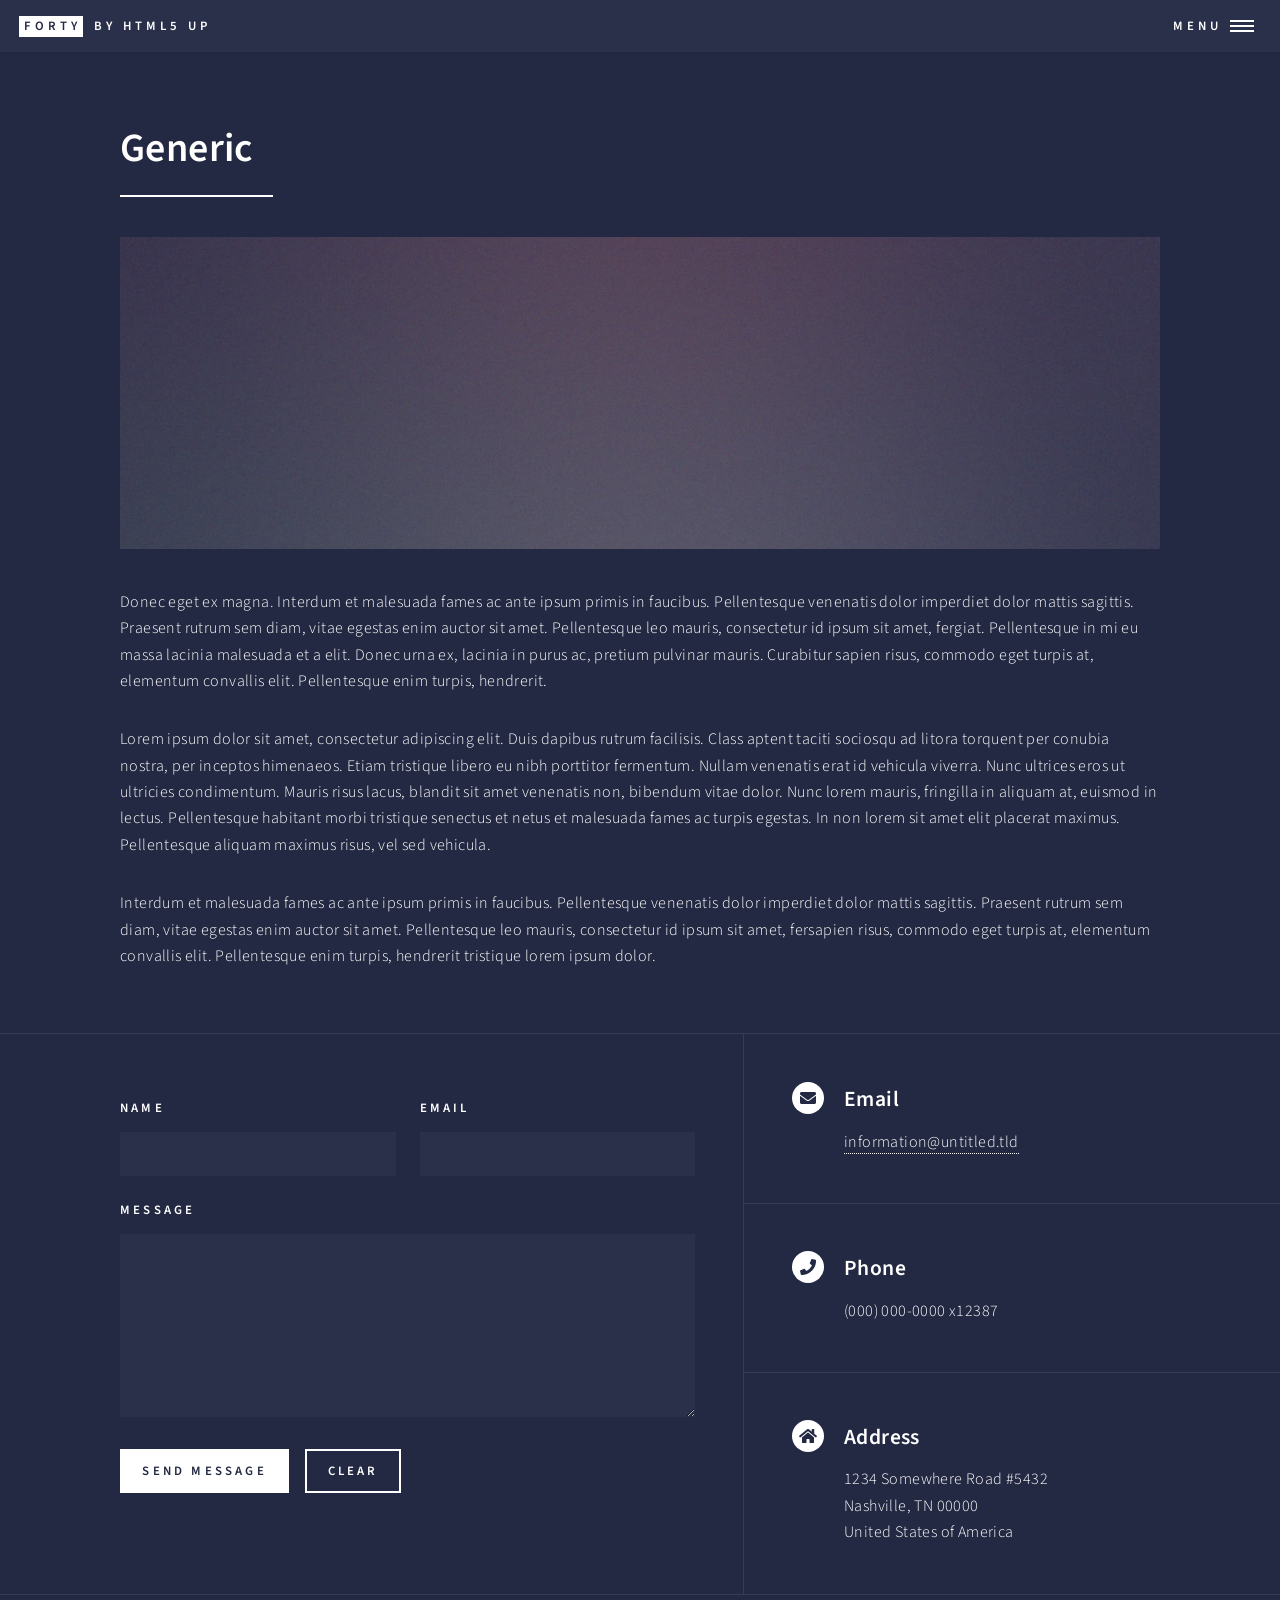
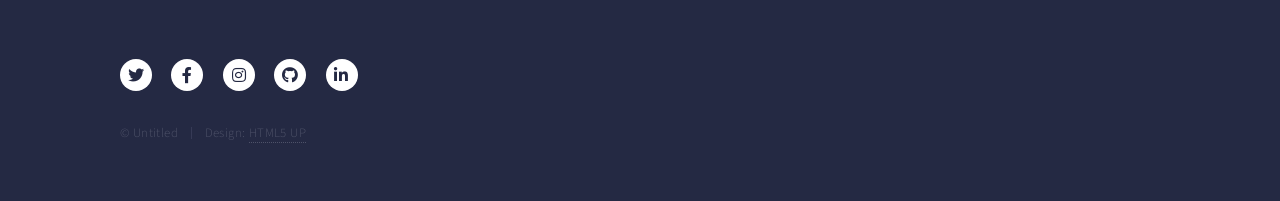
<file: generic.html>
<!DOCTYPE HTML>
<!--
	Forty by HTML5 UP
	html5up.net | @ajlkn
	Free for personal and commercial use under the CCA 3.0 license (html5up.net/license)
-->
<html>
	<head>
		<title>Generic - Forty by HTML5 UP</title>
		<meta charset="utf-8" />
		<meta name="viewport" content="width=device-width, initial-scale=1, user-scalable=no" />
		<link rel="stylesheet" href="assets/css/main.css" />
		<noscript><link rel="stylesheet" href="assets/css/noscript.css" /></noscript>
	</head>
	<body class="is-preload">

		<!-- Wrapper -->
			<div id="wrapper">

				<!-- Header -->
					<header id="header">
						<a href="index.html" class="logo"><strong>Forty</strong> <span>by HTML5 UP</span></a>
						<nav>
							<a href="#menu">Menu</a>
						</nav>
					</header>

				<!-- Menu -->
					<nav id="menu">
						<ul class="links">
							<li><a href="index.html">Home</a></li>
							<li><a href="landing.html">Landing</a></li>
							<li><a href="generic.html">Generic</a></li>
							<li><a href="elements.html">Elements</a></li>
						</ul>
						<ul class="actions stacked">
							<li><a href="#" class="button primary fit">Get Started</a></li>
							<li><a href="#" class="button fit">Log In</a></li>
						</ul>
					</nav>

				<!-- Main -->
					<div id="main" class="alt">

						<!-- One -->
							<section id="one">
								<div class="inner">
									<header class="major">
										<h1>Generic</h1>
									</header>
									<span class="image main"><img src="images/pic11.jpg" alt="" /></span>
									<p>Donec eget ex magna. Interdum et malesuada fames ac ante ipsum primis in faucibus. Pellentesque venenatis dolor imperdiet dolor mattis sagittis. Praesent rutrum sem diam, vitae egestas enim auctor sit amet. Pellentesque leo mauris, consectetur id ipsum sit amet, fergiat. Pellentesque in mi eu massa lacinia malesuada et a elit. Donec urna ex, lacinia in purus ac, pretium pulvinar mauris. Curabitur sapien risus, commodo eget turpis at, elementum convallis elit. Pellentesque enim turpis, hendrerit.</p>
									<p>Lorem ipsum dolor sit amet, consectetur adipiscing elit. Duis dapibus rutrum facilisis. Class aptent taciti sociosqu ad litora torquent per conubia nostra, per inceptos himenaeos. Etiam tristique libero eu nibh porttitor fermentum. Nullam venenatis erat id vehicula viverra. Nunc ultrices eros ut ultricies condimentum. Mauris risus lacus, blandit sit amet venenatis non, bibendum vitae dolor. Nunc lorem mauris, fringilla in aliquam at, euismod in lectus. Pellentesque habitant morbi tristique senectus et netus et malesuada fames ac turpis egestas. In non lorem sit amet elit placerat maximus. Pellentesque aliquam maximus risus, vel sed vehicula.</p>
									<p>Interdum et malesuada fames ac ante ipsum primis in faucibus. Pellentesque venenatis dolor imperdiet dolor mattis sagittis. Praesent rutrum sem diam, vitae egestas enim auctor sit amet. Pellentesque leo mauris, consectetur id ipsum sit amet, fersapien risus, commodo eget turpis at, elementum convallis elit. Pellentesque enim turpis, hendrerit tristique lorem ipsum dolor.</p>
								</div>
							</section>

					</div>

				<!-- Contact -->
					<section id="contact">
						<div class="inner">
							<section>
								<form method="post" action="#">
									<div class="fields">
										<div class="field half">
											<label for="name">Name</label>
											<input type="text" name="name" id="name" />
										</div>
										<div class="field half">
											<label for="email">Email</label>
											<input type="text" name="email" id="email" />
										</div>
										<div class="field">
											<label for="message">Message</label>
											<textarea name="message" id="message" rows="6"></textarea>
										</div>
									</div>
									<ul class="actions">
										<li><input type="submit" value="Send Message" class="primary" /></li>
										<li><input type="reset" value="Clear" /></li>
									</ul>
								</form>
							</section>
							<section class="split">
								<section>
									<div class="contact-method">
										<span class="icon solid alt fa-envelope"></span>
										<h3>Email</h3>
										<a href="#">information@untitled.tld</a>
									</div>
								</section>
								<section>
									<div class="contact-method">
										<span class="icon solid alt fa-phone"></span>
										<h3>Phone</h3>
										<span>(000) 000-0000 x12387</span>
									</div>
								</section>
								<section>
									<div class="contact-method">
										<span class="icon solid alt fa-home"></span>
										<h3>Address</h3>
										<span>1234 Somewhere Road #5432<br />
										Nashville, TN 00000<br />
										United States of America</span>
									</div>
								</section>
							</section>
						</div>
					</section>

				<!-- Footer -->
					<footer id="footer">
						<div class="inner">
							<ul class="icons">
								<li><a href="#" class="icon brands alt fa-twitter"><span class="label">Twitter</span></a></li>
								<li><a href="#" class="icon brands alt fa-facebook-f"><span class="label">Facebook</span></a></li>
								<li><a href="#" class="icon brands alt fa-instagram"><span class="label">Instagram</span></a></li>
								<li><a href="#" class="icon brands alt fa-github"><span class="label">GitHub</span></a></li>
								<li><a href="#" class="icon brands alt fa-linkedin-in"><span class="label">LinkedIn</span></a></li>
							</ul>
							<ul class="copyright">
								<li>&copy; Untitled</li><li>Design: <a href="https://html5up.net">HTML5 UP</a></li>
							</ul>
						</div>
					</footer>

			</div>

		<!-- Scripts -->
			<script src="assets/js/jquery.min.js"></script>
			<script src="assets/js/jquery.scrolly.min.js"></script>
			<script src="assets/js/jquery.scrollex.min.js"></script>
			<script src="assets/js/browser.min.js"></script>
			<script src="assets/js/breakpoints.min.js"></script>
			<script src="assets/js/util.js"></script>
			<script src="assets/js/main.js"></script>

	</body>
</html>
</file>
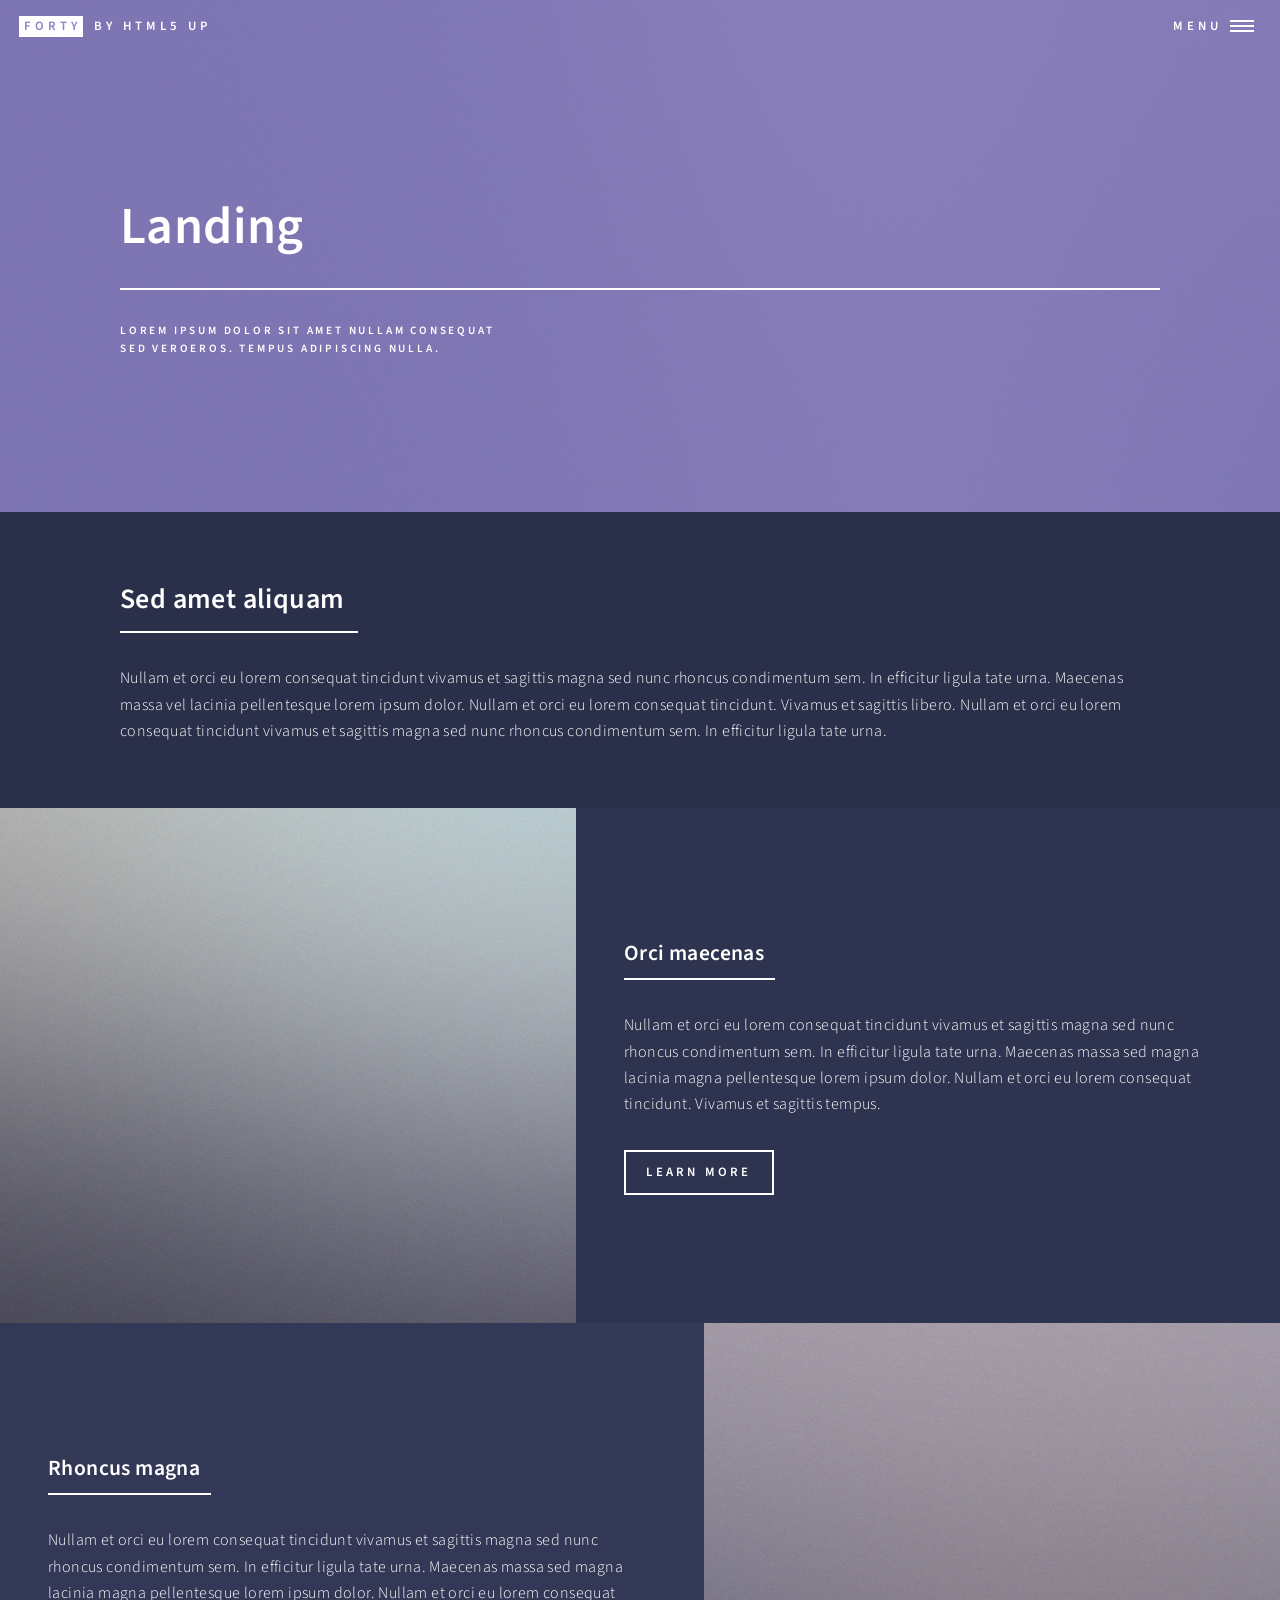
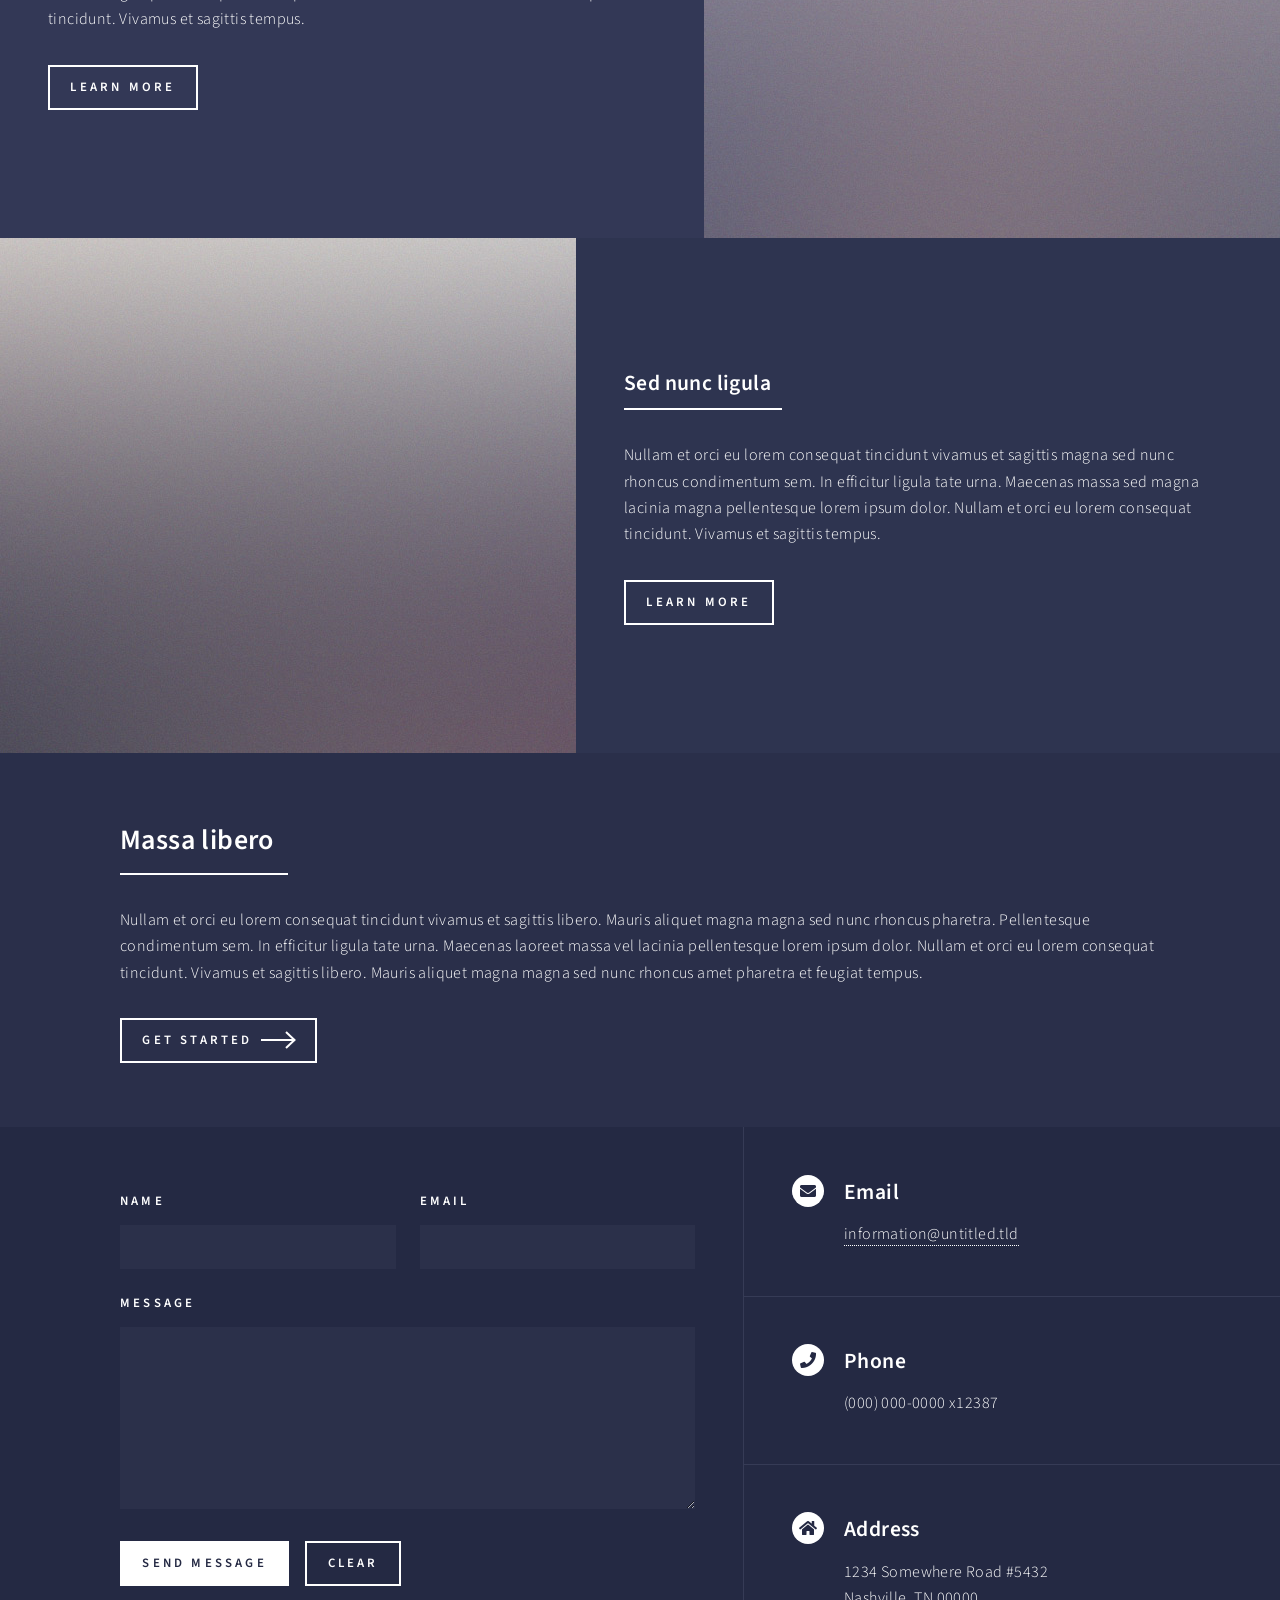
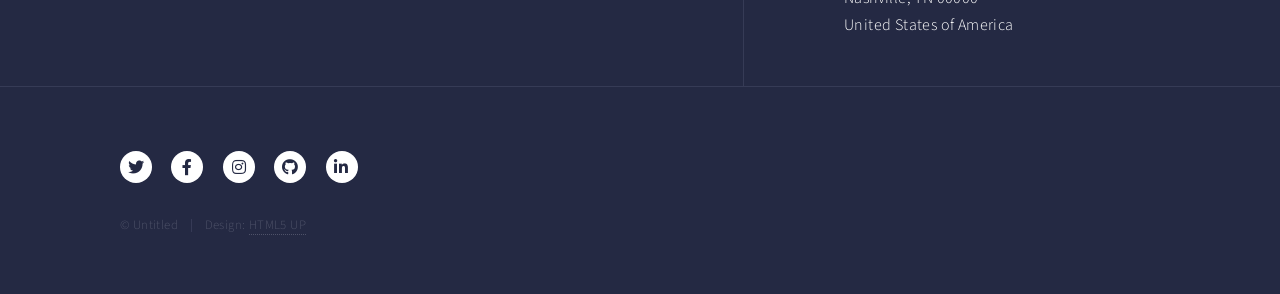
<file: landing.html>
<!DOCTYPE HTML>
<!--
	Forty by HTML5 UP
	html5up.net | @ajlkn
	Free for personal and commercial use under the CCA 3.0 license (html5up.net/license)
-->
<html>
	<head>
		<title>Landing - Forty by HTML5 UP</title>
		<meta charset="utf-8" />
		<meta name="viewport" content="width=device-width, initial-scale=1, user-scalable=no" />
		<link rel="stylesheet" href="assets/css/main.css" />
		<noscript><link rel="stylesheet" href="assets/css/noscript.css" /></noscript>
	</head>
	<body class="is-preload">

		<!-- Wrapper -->
			<div id="wrapper">

				<!-- Header -->
				<!-- Note: The "styleN" class below should match that of the banner element. -->
					<header id="header" class="alt style2">
						<a href="index.html" class="logo"><strong>Forty</strong> <span>by HTML5 UP</span></a>
						<nav>
							<a href="#menu">Menu</a>
						</nav>
					</header>

				<!-- Menu -->
					<nav id="menu">
						<ul class="links">
							<li><a href="index.html">Home</a></li>
							<li><a href="landing.html">Landing</a></li>
							<li><a href="generic.html">Generic</a></li>
							<li><a href="elements.html">Elements</a></li>
						</ul>
						<ul class="actions stacked">
							<li><a href="#" class="button primary fit">Get Started</a></li>
							<li><a href="#" class="button fit">Log In</a></li>
						</ul>
					</nav>

				<!-- Banner -->
				<!-- Note: The "styleN" class below should match that of the header element. -->
					<section id="banner" class="style2">
						<div class="inner">
							<span class="image">
								<img src="images/pic07.jpg" alt="" />
							</span>
							<header class="major">
								<h1>Landing</h1>
							</header>
							<div class="content">
								<p>Lorem ipsum dolor sit amet nullam consequat<br />
								sed veroeros. tempus adipiscing nulla.</p>
							</div>
						</div>
					</section>

				<!-- Main -->
					<div id="main">

						<!-- One -->
							<section id="one">
								<div class="inner">
									<header class="major">
										<h2>Sed amet aliquam</h2>
									</header>
									<p>Nullam et orci eu lorem consequat tincidunt vivamus et sagittis magna sed nunc rhoncus condimentum sem. In efficitur ligula tate urna. Maecenas massa vel lacinia pellentesque lorem ipsum dolor. Nullam et orci eu lorem consequat tincidunt. Vivamus et sagittis libero. Nullam et orci eu lorem consequat tincidunt vivamus et sagittis magna sed nunc rhoncus condimentum sem. In efficitur ligula tate urna.</p>
								</div>
							</section>

						<!-- Two -->
							<section id="two" class="spotlights">
								<section>
									<a href="generic.html" class="image">
										<img src="images/pic08.jpg" alt="" data-position="center center" />
									</a>
									<div class="content">
										<div class="inner">
											<header class="major">
												<h3>Orci maecenas</h3>
											</header>
											<p>Nullam et orci eu lorem consequat tincidunt vivamus et sagittis magna sed nunc rhoncus condimentum sem. In efficitur ligula tate urna. Maecenas massa sed magna lacinia magna pellentesque lorem ipsum dolor. Nullam et orci eu lorem consequat tincidunt. Vivamus et sagittis tempus.</p>
											<ul class="actions">
												<li><a href="generic.html" class="button">Learn more</a></li>
											</ul>
										</div>
									</div>
								</section>
								<section>
									<a href="generic.html" class="image">
										<img src="images/pic09.jpg" alt="" data-position="top center" />
									</a>
									<div class="content">
										<div class="inner">
											<header class="major">
												<h3>Rhoncus magna</h3>
											</header>
											<p>Nullam et orci eu lorem consequat tincidunt vivamus et sagittis magna sed nunc rhoncus condimentum sem. In efficitur ligula tate urna. Maecenas massa sed magna lacinia magna pellentesque lorem ipsum dolor. Nullam et orci eu lorem consequat tincidunt. Vivamus et sagittis tempus.</p>
											<ul class="actions">
												<li><a href="generic.html" class="button">Learn more</a></li>
											</ul>
										</div>
									</div>
								</section>
								<section>
									<a href="generic.html" class="image">
										<img src="images/pic10.jpg" alt="" data-position="25% 25%" />
									</a>
									<div class="content">
										<div class="inner">
											<header class="major">
												<h3>Sed nunc ligula</h3>
											</header>
											<p>Nullam et orci eu lorem consequat tincidunt vivamus et sagittis magna sed nunc rhoncus condimentum sem. In efficitur ligula tate urna. Maecenas massa sed magna lacinia magna pellentesque lorem ipsum dolor. Nullam et orci eu lorem consequat tincidunt. Vivamus et sagittis tempus.</p>
											<ul class="actions">
												<li><a href="generic.html" class="button">Learn more</a></li>
											</ul>
										</div>
									</div>
								</section>
							</section>

						<!-- Three -->
							<section id="three">
								<div class="inner">
									<header class="major">
										<h2>Massa libero</h2>
									</header>
									<p>Nullam et orci eu lorem consequat tincidunt vivamus et sagittis libero. Mauris aliquet magna magna sed nunc rhoncus pharetra. Pellentesque condimentum sem. In efficitur ligula tate urna. Maecenas laoreet massa vel lacinia pellentesque lorem ipsum dolor. Nullam et orci eu lorem consequat tincidunt. Vivamus et sagittis libero. Mauris aliquet magna magna sed nunc rhoncus amet pharetra et feugiat tempus.</p>
									<ul class="actions">
										<li><a href="generic.html" class="button next">Get Started</a></li>
									</ul>
								</div>
							</section>

					</div>

				<!-- Contact -->
					<section id="contact">
						<div class="inner">
							<section>
								<form method="post" action="#">
									<div class="fields">
										<div class="field half">
											<label for="name">Name</label>
											<input type="text" name="name" id="name" />
										</div>
										<div class="field half">
											<label for="email">Email</label>
											<input type="text" name="email" id="email" />
										</div>
										<div class="field">
											<label for="message">Message</label>
											<textarea name="message" id="message" rows="6"></textarea>
										</div>
									</div>
									<ul class="actions">
										<li><input type="submit" value="Send Message" class="primary" /></li>
										<li><input type="reset" value="Clear" /></li>
									</ul>
								</form>
							</section>
							<section class="split">
								<section>
									<div class="contact-method">
										<span class="icon solid alt fa-envelope"></span>
										<h3>Email</h3>
										<a href="#">information@untitled.tld</a>
									</div>
								</section>
								<section>
									<div class="contact-method">
										<span class="icon solid alt fa-phone"></span>
										<h3>Phone</h3>
										<span>(000) 000-0000 x12387</span>
									</div>
								</section>
								<section>
									<div class="contact-method">
										<span class="icon solid alt fa-home"></span>
										<h3>Address</h3>
										<span>1234 Somewhere Road #5432<br />
										Nashville, TN 00000<br />
										United States of America</span>
									</div>
								</section>
							</section>
						</div>
					</section>

				<!-- Footer -->
					<footer id="footer">
						<div class="inner">
							<ul class="icons">
								<li><a href="#" class="icon brands alt fa-twitter"><span class="label">Twitter</span></a></li>
								<li><a href="#" class="icon brands alt fa-facebook-f"><span class="label">Facebook</span></a></li>
								<li><a href="#" class="icon brands alt fa-instagram"><span class="label">Instagram</span></a></li>
								<li><a href="#" class="icon brands alt fa-github"><span class="label">GitHub</span></a></li>
								<li><a href="#" class="icon brands alt fa-linkedin-in"><span class="label">LinkedIn</span></a></li>
							</ul>
							<ul class="copyright">
								<li>&copy; Untitled</li><li>Design: <a href="https://html5up.net">HTML5 UP</a></li>
							</ul>
						</div>
					</footer>

			</div>

		<!-- Scripts -->
			<script src="assets/js/jquery.min.js"></script>
			<script src="assets/js/jquery.scrolly.min.js"></script>
			<script src="assets/js/jquery.scrollex.min.js"></script>
			<script src="assets/js/browser.min.js"></script>
			<script src="assets/js/breakpoints.min.js"></script>
			<script src="assets/js/util.js"></script>
			<script src="assets/js/main.js"></script>

	</body>
</html>
</file>
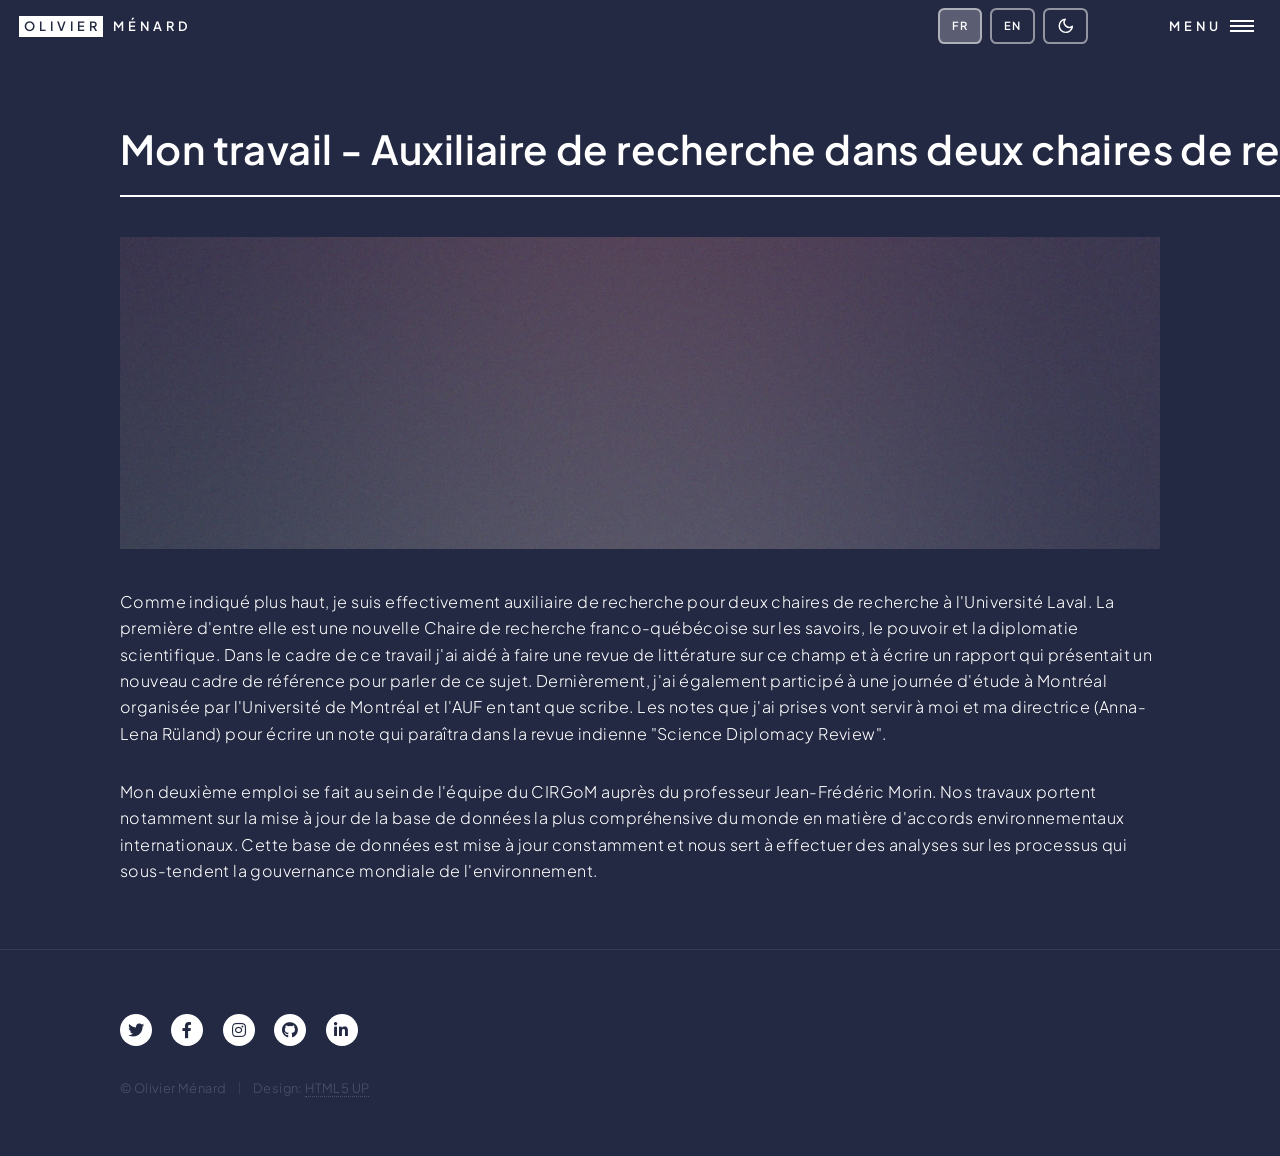
<file: mon-travail.html>
<!DOCTYPE HTML>
<!--
	Forty by HTML5 UP
	html5up.net | @ajlkn
	Free for personal and commercial use under the CCA 3.0 license (html5up.net/license)
-->
<html>
	<head>
		<title>Olivier Ménard - Mon travail</title>
		<meta charset="utf-8" />
		<meta name="viewport" content="width=device-width, initial-scale=1, user-scalable=no" />
		<script>
			try { if (localStorage.getItem('theme') === 'dark') document.documentElement.classList.add('dark'); } catch (e) {}
		</script>
		<link rel="stylesheet" href="assets/css/main.css" />
		<link rel="stylesheet" href="assets/css/custom.css" />
		<noscript><link rel="stylesheet" href="assets/css/noscript.css" /></noscript>
	</head>
	<body class="is-preload">

		<!-- Wrapper -->
			<div id="wrapper">

				<!-- Header -->
					<header id="header" class="alt">
						<a href="index.html" class="logo"><strong>Olivier</strong> <span>Ménard</span></a>
						<div class="header-tools">
							<a href="mon-travail.html" class="lang-btn active">FR</a>
							<a href="#" class="lang-btn">EN</a>
							<button id="theme-toggle" type="button" aria-label="Basculer entre mode clair et sombre">
								<svg class="theme-moon" viewBox="0 0 24 24" fill="none" stroke="currentColor" stroke-width="2" stroke-linecap="round" stroke-linejoin="round" aria-hidden="true">
									<path d="M21 12.79A9 9 0 1 1 11.21 3 7 7 0 0 0 21 12.79z"/>
								</svg>
								<svg class="theme-sun" viewBox="0 0 24 24" fill="none" stroke="currentColor" stroke-width="2" stroke-linecap="round" stroke-linejoin="round" aria-hidden="true">
									<circle cx="12" cy="12" r="4.5"/>
									<path d="M12 1.5v2.5M12 20v2.5M4.2 4.2l1.8 1.8M18 18l1.8 1.8M1.5 12H4M20 12h2.5M4.2 19.8L6 18M18 6l1.8-1.8"/>
								</svg>
							</button>
						</div>
						<nav>
							<a href="#menu">Menu</a>
						</nav>
					</header>

				<!-- Menu -->
					<nav id="menu">
						<ul class="links">
							<li><a href="index.html">Accueil</a></li>
							<li><a href="a-propos.html">À propos de moi</a></li>
							<li><a href="cv.html">CV</a></li>
							<li><a href="mon-travail.html">Mon travail</a></li>
							<li><a href="competences-publications.html">Compétences et publications</a></li>
							<li><a href="index.html#contact">Contact</a></li>
						</ul>
					</nav>

				<!-- Main -->
					<div id="main" class="alt">

						<!-- One -->
							<section id="one">
								<div class="inner">
									<header class="major">
										<h1>Mon travail - Auxiliaire de recherche dans deux chaires de recherche</h1>
									</header>
									<span class="image main"><img src="images/pic11.jpg" alt="" /></span>
									<p>Comme indiqué plus haut, je suis effectivement auxiliaire de recherche pour deux chaires de recherche à l'Université Laval. La première d'entre elle est une nouvelle Chaire de recherche franco-québécoise sur les savoirs, le pouvoir et la diplomatie scientifique. Dans le cadre de ce travail j'ai aidé à faire une revue de littérature sur ce champ et à écrire un rapport qui présentait un nouveau cadre de référence pour parler de ce sujet. Dernièrement, j'ai également participé à une journée d'étude à Montréal organisée par l'Université de Montréal et l'AUF en tant que scribe. Les notes que j'ai prises vont servir à moi et ma directrice (Anna-Lena Rüland) pour écrire un note qui paraîtra dans la revue indienne "Science Diplomacy Review".</p>
									<p>Mon deuxième emploi se fait au sein de l'équipe du CIRGoM auprès du professeur Jean-Frédéric Morin. Nos travaux portent notamment sur la mise à jour de la base de données la plus compréhensive du monde en matière d'accords environnementaux internationaux. Cette base de données est mise à jour constamment et nous sert à effectuer des analyses sur les processus qui sous-tendent la gouvernance mondiale de l'environnement.</p>
								</div>
							</section>

					</div>

				<!-- Footer -->
					<footer id="footer">
						<div class="inner">
							<ul class="icons">
								<li><a href="#" class="icon brands alt fa-twitter"><span class="label">Twitter</span></a></li>
								<li><a href="#" class="icon brands alt fa-facebook-f"><span class="label">Facebook</span></a></li>
								<li><a href="#" class="icon brands alt fa-instagram"><span class="label">Instagram</span></a></li>
								<li><a href="https://github.com/olimenrd" target="_blank" rel="noopener" class="icon brands alt fa-github"><span class="label">GitHub</span></a></li>
								<li><a href="https://www.linkedin.com/in/olivier-m%C3%A9nard" target="_blank" rel="noopener" class="icon brands alt fa-linkedin-in"><span class="label">LinkedIn</span></a></li>
							</ul>
							<ul class="copyright">
								<li>&copy; Olivier Ménard</li><li>Design: <a href="https://html5up.net">HTML5 UP</a></li>
							</ul>
						</div>
					</footer>

			</div>

		<!-- Scripts -->
			<script src="assets/js/jquery.min.js"></script>
			<script src="assets/js/jquery.scrolly.min.js"></script>
			<script src="assets/js/jquery.scrollex.min.js"></script>
			<script src="assets/js/browser.min.js"></script>
			<script src="assets/js/breakpoints.min.js"></script>
			<script src="assets/js/util.js"></script>
			<script src="assets/js/main.js"></script>
			<script src="assets/js/custom.js"></script>

	</body>
</html>
</file>
<file: assets/css/custom.css>
/* Choix de police pour le texte */

@import url('https://fonts.googleapis.com/css2?family=Plus+Jakarta+Sans:wght@400;500;600;700;800&display=swap');

body,
input,
select,
textarea,
button,
h1, h2, h3, h4, h5, h6 {
	font-family: 'Plus Jakarta Sans', sans-serif !important;
}

/* Disposition de la bannière : texte à gauche, photo à droite */
.banner-layout {
	display: flex;
	align-items: center;
	justify-content: space-between;
	gap: 4rem;
}

.banner-text {
	flex: 1 1 auto;
}

/* Bouton sous le sous-titre (au lieu d'à côté) */
#banner .banner-text .content {
	display: block;
}

#banner .banner-text .content p {
	margin: 0 0 1.5rem 0;
}

#banner .banner-text .content .actions {
	margin: 0;
}

/* Photo avec cadre décalé */
.banner-photo {
	position: relative;
	flex: 0 0 320px;
}

.banner-photo::before {
	content: "";
	position: absolute;
	top: -16px;
	left: -16px;
	right: 16px;
	bottom: 16px;
	border: 2px solid rgba(255, 255, 255, 0.5);
	border-radius: 1.5rem;
}

.banner-photo img {
	position: relative;
	display: block;
	width: 100%;
	aspect-ratio: 4 / 5;
	object-fit: cover;
	border-radius: 1.5rem;
	box-shadow: 0 1rem 2.5rem rgba(0, 0, 0, 0.35);
}

/* Écrans de tablette et de téléphone : photo sous le texte, plus petite */
@media screen and (max-width: 980px) {
	.banner-layout {
		flex-direction: column;
		align-items: flex-start;
		gap: 3rem;
	}

	.banner-photo {
		flex: none;
		width: 220px;
	}
}

/* Aligne le bouton avec le texte */
#banner .banner-text .content .actions,
#banner .banner-text .content .actions li {
	margin-left: 0 !important;
	padding-left: 0 !important;
}

/* Boutons FR / EN / thème dans l'en-tête */
.header-tools {
	position: absolute;
	top: 0;
	right: 12rem;          /* ajuste pour les rapprocher ou les éloigner de "Menu" */
	height: 100%;
	display: flex;
	align-items: center;
	gap: 0.5rem;
}

/* Les trois boutons ont exactement la même taille */
.header-tools .lang-btn,
.header-tools button {
	box-sizing: border-box;
	display: inline-flex;
	align-items: center;
	justify-content: center;
	width: 2.8rem;        /* largeur des trois boutons */
	height: 2.2rem;       /* hauteur des trois boutons */
	min-width: 0;
	padding: 0;
	line-height: 1;
	font-size: 0.7rem;
	letter-spacing: 0.1em;
	color: #fff;
	background: transparent;
	border: 2px solid rgba(255, 255, 255, 0.5);
	border-radius: 0.4rem;
	box-shadow: none;
	cursor: pointer;
}

.header-tools .lang-btn.active {
	background: rgba(255, 255, 255, 0.25);
}

.header-tools .lang-btn:hover,
.header-tools button:hover {
	background: rgba(255, 255, 255, 0.15);
}

/* Icônes lune / soleil */
#theme-toggle svg {
	width: 1.1rem;        /* taille de la lune et du soleil */
	height: 1.1rem;
}

#theme-toggle .theme-sun {
	display: none;
}

html.dark #theme-toggle .theme-moon {
	display: none;
}

html.dark #theme-toggle .theme-sun {
	display: block;
}

#banner h1 {
	font-weight: 800;
	text-transform: none;
	letter-spacing: -0.02em;
}
</file>
<file: assets/css/noscript.css>
/*
	Forty by HTML5 UP
	html5up.net | @ajlkn
	Free for personal and commercial use under the CCA 3.0 license (html5up.net/license)
*/

/* Banner */

	body.is-preload #banner:after {
		opacity: 0.85;
	}

	body.is-preload #banner > .inner {
		-moz-filter: none;
		-webkit-filter: none;
		-ms-filter: none;
		filter: none;
		-moz-transform: none;
		-webkit-transform: none;
		-ms-transform: none;
		transform: none;
		opacity: 1;
	}
</file>
<file: assets/css/main.css>
@import url(fontawesome-all.min.css);
@import url("https://fonts.googleapis.com/css?family=Source+Sans+Pro:300,300italic,600,600italic");

/*
	Forty by HTML5 UP
	html5up.net | @ajlkn
	Free for personal and commercial use under the CCA 3.0 license (html5up.net/license)
*/

html, body, div, span, applet, object,
iframe, h1, h2, h3, h4, h5, h6, p, blockquote,
pre, a, abbr, acronym, address, big, cite,
code, del, dfn, em, img, ins, kbd, q, s, samp,
small, strike, strong, sub, sup, tt, var, b,
u, i, center, dl, dt, dd, ol, ul, li, fieldset,
form, label, legend, table, caption, tbody,
tfoot, thead, tr, th, td, article, aside,
canvas, details, embed, figure, figcaption,
footer, header, hgroup, menu, nav, output, ruby,
section, summary, time, mark, audio, video {
	margin: 0;
	padding: 0;
	border: 0;
	font-size: 100%;
	font: inherit;
	vertical-align: baseline;}

article, aside, details, figcaption, figure,
footer, header, hgroup, menu, nav, section {
	display: block;}

body {
	line-height: 1;
}

ol, ul {
	list-style: none;
}

blockquote, q {
	quotes: none;
}

	blockquote:before, blockquote:after, q:before, q:after {
		content: '';
		content: none;
	}

table {
	border-collapse: collapse;
	border-spacing: 0;
}

body {
	-webkit-text-size-adjust: none;
}

mark {
	background-color: transparent;
	color: inherit;
}

input::-moz-focus-inner {
	border: 0;
	padding: 0;
}

input, select, textarea {
	-moz-appearance: none;
	-webkit-appearance: none;
	-ms-appearance: none;
	appearance: none;
}

/* Basic */

	@-ms-viewport {
		width: device-width;
	}

	body {
		-ms-overflow-style: scrollbar;
	}

	@media screen and (max-width: 480px) {

		html, body {
			min-width: 320px;
		}

	}

	html {
		box-sizing: border-box;
	}

	*, *:before, *:after {
		box-sizing: inherit;
	}

	body {
		background: #242943;
	}

		body.is-preload *, body.is-preload *:before, body.is-preload *:after {
			-moz-animation: none !important;
			-webkit-animation: none !important;
			-ms-animation: none !important;
			animation: none !important;
			-moz-transition: none !important;
			-webkit-transition: none !important;
			-ms-transition: none !important;
			transition: none !important;
		}

/* Type */

	body, input, select, textarea {
		color: #ffffff;
		font-family: "Source Sans Pro", Helvetica, sans-serif;
		font-size: 17pt;
		font-weight: 300;
		letter-spacing: 0.025em;
		line-height: 1.65;
	}

		@media screen and (max-width: 1680px) {

			body, input, select, textarea {
				font-size: 14pt;
			}

		}

		@media screen and (max-width: 1280px) {

			body, input, select, textarea {
				font-size: 12pt;
			}

		}

		@media screen and (max-width: 360px) {

			body, input, select, textarea {
				font-size: 11pt;
			}

		}

	a {
		-moz-transition: color 0.2s ease-in-out, border-bottom-color 0.2s ease-in-out;
		-webkit-transition: color 0.2s ease-in-out, border-bottom-color 0.2s ease-in-out;
		-ms-transition: color 0.2s ease-in-out, border-bottom-color 0.2s ease-in-out;
		transition: color 0.2s ease-in-out, border-bottom-color 0.2s ease-in-out;
		border-bottom: dotted 1px;
		color: inherit;
		text-decoration: none;
	}

		a:hover {
			border-bottom-color: transparent;
			color: #9bf1ff !important;
		}

		a:active {
			color: #53e3fb !important;
		}

	strong, b {
		color: #ffffff;
		font-weight: 600;
	}

	em, i {
		font-style: italic;
	}

	p {
		margin: 0 0 2em 0;
	}

	h1, h2, h3, h4, h5, h6 {
		color: #ffffff;
		font-weight: 600;
		line-height: 1.65;
		margin: 0 0 1em 0;
	}

		h1 a, h2 a, h3 a, h4 a, h5 a, h6 a {
			color: inherit;
			border-bottom: 0;
		}

	h1 {
		font-size: 2.5em;
	}

	h2 {
		font-size: 1.75em;
	}

	h3 {
		font-size: 1.35em;
	}

	h4 {
		font-size: 1.1em;
	}

	h5 {
		font-size: 0.9em;
	}

	h6 {
		font-size: 0.7em;
	}

	@media screen and (max-width: 736px) {

		h1 {
			font-size: 2em;
		}

		h2 {
			font-size: 1.5em;
		}

		h3 {
			font-size: 1.25em;
		}

	}

	sub {
		font-size: 0.8em;
		position: relative;
		top: 0.5em;
	}

	sup {
		font-size: 0.8em;
		position: relative;
		top: -0.5em;
	}

	blockquote {
		border-left: solid 4px rgba(212, 212, 255, 0.1);
		font-style: italic;
		margin: 0 0 2em 0;
		padding: 0.5em 0 0.5em 2em;
	}

	code {
		background: rgba(212, 212, 255, 0.035);
		font-family: "Courier New", monospace;
		font-size: 0.9em;
		margin: 0 0.25em;
		padding: 0.25em 0.65em;
	}

	pre {
		-webkit-overflow-scrolling: touch;
		font-family: "Courier New", monospace;
		font-size: 0.9em;
		margin: 0 0 2em 0;
	}

		pre code {
			display: block;
			line-height: 1.75;
			padding: 1em 1.5em;
			overflow-x: auto;
		}

	hr {
		border: 0;
		border-bottom: solid 1px rgba(212, 212, 255, 0.1);
		margin: 2em 0;
	}

		hr.major {
			margin: 3em 0;
		}

	.align-left {
		text-align: left;
	}

	.align-center {
		text-align: center;
	}

	.align-right {
		text-align: right;
	}

/* Row */

	.row {
		display: flex;
		flex-wrap: wrap;
		box-sizing: border-box;
		align-items: stretch;
	}

		.row > * {
			box-sizing: border-box;
		}

		.row.gtr-uniform > * > :last-child {
			margin-bottom: 0;
		}

		.row.aln-left {
			justify-content: flex-start;
		}

		.row.aln-center {
			justify-content: center;
		}

		.row.aln-right {
			justify-content: flex-end;
		}

		.row.aln-top {
			align-items: flex-start;
		}

		.row.aln-middle {
			align-items: center;
		}

		.row.aln-bottom {
			align-items: flex-end;
		}

		.row > .imp {
			order: -1;
		}

		.row > .col-1 {
			width: 8.33333%;
		}

		.row > .off-1 {
			margin-left: 8.33333%;
		}

		.row > .col-2 {
			width: 16.66667%;
		}

		.row > .off-2 {
			margin-left: 16.66667%;
		}

		.row > .col-3 {
			width: 25%;
		}

		.row > .off-3 {
			margin-left: 25%;
		}

		.row > .col-4 {
			width: 33.33333%;
		}

		.row > .off-4 {
			margin-left: 33.33333%;
		}

		.row > .col-5 {
			width: 41.66667%;
		}

		.row > .off-5 {
			margin-left: 41.66667%;
		}

		.row > .col-6 {
			width: 50%;
		}

		.row > .off-6 {
			margin-left: 50%;
		}

		.row > .col-7 {
			width: 58.33333%;
		}

		.row > .off-7 {
			margin-left: 58.33333%;
		}

		.row > .col-8 {
			width: 66.66667%;
		}

		.row > .off-8 {
			margin-left: 66.66667%;
		}

		.row > .col-9 {
			width: 75%;
		}

		.row > .off-9 {
			margin-left: 75%;
		}

		.row > .col-10 {
			width: 83.33333%;
		}

		.row > .off-10 {
			margin-left: 83.33333%;
		}

		.row > .col-11 {
			width: 91.66667%;
		}

		.row > .off-11 {
			margin-left: 91.66667%;
		}

		.row > .col-12 {
			width: 100%;
		}

		.row > .off-12 {
			margin-left: 100%;
		}

		.row.gtr-0 {
			margin-top: 0;
			margin-left: 0em;
		}

			.row.gtr-0 > * {
				padding: 0 0 0 0em;
			}

			.row.gtr-0.gtr-uniform {
				margin-top: 0em;
			}

				.row.gtr-0.gtr-uniform > * {
					padding-top: 0em;
				}

		.row.gtr-25 {
			margin-top: 0;
			margin-left: -0.5em;
		}

			.row.gtr-25 > * {
				padding: 0 0 0 0.5em;
			}

			.row.gtr-25.gtr-uniform {
				margin-top: -0.5em;
			}

				.row.gtr-25.gtr-uniform > * {
					padding-top: 0.5em;
				}

		.row.gtr-50 {
			margin-top: 0;
			margin-left: -1em;
		}

			.row.gtr-50 > * {
				padding: 0 0 0 1em;
			}

			.row.gtr-50.gtr-uniform {
				margin-top: -1em;
			}

				.row.gtr-50.gtr-uniform > * {
					padding-top: 1em;
				}

		.row {
			margin-top: 0;
			margin-left: -2em;
		}

			.row > * {
				padding: 0 0 0 2em;
			}

			.row.gtr-uniform {
				margin-top: -2em;
			}

				.row.gtr-uniform > * {
					padding-top: 2em;
				}

		.row.gtr-150 {
			margin-top: 0;
			margin-left: -3em;
		}

			.row.gtr-150 > * {
				padding: 0 0 0 3em;
			}

			.row.gtr-150.gtr-uniform {
				margin-top: -3em;
			}

				.row.gtr-150.gtr-uniform > * {
					padding-top: 3em;
				}

		.row.gtr-200 {
			margin-top: 0;
			margin-left: -4em;
		}

			.row.gtr-200 > * {
				padding: 0 0 0 4em;
			}

			.row.gtr-200.gtr-uniform {
				margin-top: -4em;
			}

				.row.gtr-200.gtr-uniform > * {
					padding-top: 4em;
				}

		@media screen and (max-width: 1680px) {

			.row {
				display: flex;
				flex-wrap: wrap;
				box-sizing: border-box;
				align-items: stretch;
			}

				.row > * {
					box-sizing: border-box;
				}

				.row.gtr-uniform > * > :last-child {
					margin-bottom: 0;
				}

				.row.aln-left {
					justify-content: flex-start;
				}

				.row.aln-center {
					justify-content: center;
				}

				.row.aln-right {
					justify-content: flex-end;
				}

				.row.aln-top {
					align-items: flex-start;
				}

				.row.aln-middle {
					align-items: center;
				}

				.row.aln-bottom {
					align-items: flex-end;
				}

				.row > .imp-xlarge {
					order: -1;
				}

				.row > .col-1-xlarge {
					width: 8.33333%;
				}

				.row > .off-1-xlarge {
					margin-left: 8.33333%;
				}

				.row > .col-2-xlarge {
					width: 16.66667%;
				}

				.row > .off-2-xlarge {
					margin-left: 16.66667%;
				}

				.row > .col-3-xlarge {
					width: 25%;
				}

				.row > .off-3-xlarge {
					margin-left: 25%;
				}

				.row > .col-4-xlarge {
					width: 33.33333%;
				}

				.row > .off-4-xlarge {
					margin-left: 33.33333%;
				}

				.row > .col-5-xlarge {
					width: 41.66667%;
				}

				.row > .off-5-xlarge {
					margin-left: 41.66667%;
				}

				.row > .col-6-xlarge {
					width: 50%;
				}

				.row > .off-6-xlarge {
					margin-left: 50%;
				}

				.row > .col-7-xlarge {
					width: 58.33333%;
				}

				.row > .off-7-xlarge {
					margin-left: 58.33333%;
				}

				.row > .col-8-xlarge {
					width: 66.66667%;
				}

				.row > .off-8-xlarge {
					margin-left: 66.66667%;
				}

				.row > .col-9-xlarge {
					width: 75%;
				}

				.row > .off-9-xlarge {
					margin-left: 75%;
				}

				.row > .col-10-xlarge {
					width: 83.33333%;
				}

				.row > .off-10-xlarge {
					margin-left: 83.33333%;
				}

				.row > .col-11-xlarge {
					width: 91.66667%;
				}

				.row > .off-11-xlarge {
					margin-left: 91.66667%;
				}

				.row > .col-12-xlarge {
					width: 100%;
				}

				.row > .off-12-xlarge {
					margin-left: 100%;
				}

				.row.gtr-0 {
					margin-top: 0;
					margin-left: 0em;
				}

					.row.gtr-0 > * {
						padding: 0 0 0 0em;
					}

					.row.gtr-0.gtr-uniform {
						margin-top: 0em;
					}

						.row.gtr-0.gtr-uniform > * {
							padding-top: 0em;
						}

				.row.gtr-25 {
					margin-top: 0;
					margin-left: -0.5em;
				}

					.row.gtr-25 > * {
						padding: 0 0 0 0.5em;
					}

					.row.gtr-25.gtr-uniform {
						margin-top: -0.5em;
					}

						.row.gtr-25.gtr-uniform > * {
							padding-top: 0.5em;
						}

				.row.gtr-50 {
					margin-top: 0;
					margin-left: -1em;
				}

					.row.gtr-50 > * {
						padding: 0 0 0 1em;
					}

					.row.gtr-50.gtr-uniform {
						margin-top: -1em;
					}

						.row.gtr-50.gtr-uniform > * {
							padding-top: 1em;
						}

				.row {
					margin-top: 0;
					margin-left: -2em;
				}

					.row > * {
						padding: 0 0 0 2em;
					}

					.row.gtr-uniform {
						margin-top: -2em;
					}

						.row.gtr-uniform > * {
							padding-top: 2em;
						}

				.row.gtr-150 {
					margin-top: 0;
					margin-left: -3em;
				}

					.row.gtr-150 > * {
						padding: 0 0 0 3em;
					}

					.row.gtr-150.gtr-uniform {
						margin-top: -3em;
					}

						.row.gtr-150.gtr-uniform > * {
							padding-top: 3em;
						}

				.row.gtr-200 {
					margin-top: 0;
					margin-left: -4em;
				}

					.row.gtr-200 > * {
						padding: 0 0 0 4em;
					}

					.row.gtr-200.gtr-uniform {
						margin-top: -4em;
					}

						.row.gtr-200.gtr-uniform > * {
							padding-top: 4em;
						}

		}

		@media screen and (max-width: 1280px) {

			.row {
				display: flex;
				flex-wrap: wrap;
				box-sizing: border-box;
				align-items: stretch;
			}

				.row > * {
					box-sizing: border-box;
				}

				.row.gtr-uniform > * > :last-child {
					margin-bottom: 0;
				}

				.row.aln-left {
					justify-content: flex-start;
				}

				.row.aln-center {
					justify-content: center;
				}

				.row.aln-right {
					justify-content: flex-end;
				}

				.row.aln-top {
					align-items: flex-start;
				}

				.row.aln-middle {
					align-items: center;
				}

				.row.aln-bottom {
					align-items: flex-end;
				}

				.row > .imp-large {
					order: -1;
				}

				.row > .col-1-large {
					width: 8.33333%;
				}

				.row > .off-1-large {
					margin-left: 8.33333%;
				}

				.row > .col-2-large {
					width: 16.66667%;
				}

				.row > .off-2-large {
					margin-left: 16.66667%;
				}

				.row > .col-3-large {
					width: 25%;
				}

				.row > .off-3-large {
					margin-left: 25%;
				}

				.row > .col-4-large {
					width: 33.33333%;
				}

				.row > .off-4-large {
					margin-left: 33.33333%;
				}

				.row > .col-5-large {
					width: 41.66667%;
				}

				.row > .off-5-large {
					margin-left: 41.66667%;
				}

				.row > .col-6-large {
					width: 50%;
				}

				.row > .off-6-large {
					margin-left: 50%;
				}

				.row > .col-7-large {
					width: 58.33333%;
				}

				.row > .off-7-large {
					margin-left: 58.33333%;
				}

				.row > .col-8-large {
					width: 66.66667%;
				}

				.row > .off-8-large {
					margin-left: 66.66667%;
				}

				.row > .col-9-large {
					width: 75%;
				}

				.row > .off-9-large {
					margin-left: 75%;
				}

				.row > .col-10-large {
					width: 83.33333%;
				}

				.row > .off-10-large {
					margin-left: 83.33333%;
				}

				.row > .col-11-large {
					width: 91.66667%;
				}

				.row > .off-11-large {
					margin-left: 91.66667%;
				}

				.row > .col-12-large {
					width: 100%;
				}

				.row > .off-12-large {
					margin-left: 100%;
				}

				.row.gtr-0 {
					margin-top: 0;
					margin-left: 0em;
				}

					.row.gtr-0 > * {
						padding: 0 0 0 0em;
					}

					.row.gtr-0.gtr-uniform {
						margin-top: 0em;
					}

						.row.gtr-0.gtr-uniform > * {
							padding-top: 0em;
						}

				.row.gtr-25 {
					margin-top: 0;
					margin-left: -0.375em;
				}

					.row.gtr-25 > * {
						padding: 0 0 0 0.375em;
					}

					.row.gtr-25.gtr-uniform {
						margin-top: -0.375em;
					}

						.row.gtr-25.gtr-uniform > * {
							padding-top: 0.375em;
						}

				.row.gtr-50 {
					margin-top: 0;
					margin-left: -0.75em;
				}

					.row.gtr-50 > * {
						padding: 0 0 0 0.75em;
					}

					.row.gtr-50.gtr-uniform {
						margin-top: -0.75em;
					}

						.row.gtr-50.gtr-uniform > * {
							padding-top: 0.75em;
						}

				.row {
					margin-top: 0;
					margin-left: -1.5em;
				}

					.row > * {
						padding: 0 0 0 1.5em;
					}

					.row.gtr-uniform {
						margin-top: -1.5em;
					}

						.row.gtr-uniform > * {
							padding-top: 1.5em;
						}

				.row.gtr-150 {
					margin-top: 0;
					margin-left: -2.25em;
				}

					.row.gtr-150 > * {
						padding: 0 0 0 2.25em;
					}

					.row.gtr-150.gtr-uniform {
						margin-top: -2.25em;
					}

						.row.gtr-150.gtr-uniform > * {
							padding-top: 2.25em;
						}

				.row.gtr-200 {
					margin-top: 0;
					margin-left: -3em;
				}

					.row.gtr-200 > * {
						padding: 0 0 0 3em;
					}

					.row.gtr-200.gtr-uniform {
						margin-top: -3em;
					}

						.row.gtr-200.gtr-uniform > * {
							padding-top: 3em;
						}

		}

		@media screen and (max-width: 980px) {

			.row {
				display: flex;
				flex-wrap: wrap;
				box-sizing: border-box;
				align-items: stretch;
			}

				.row > * {
					box-sizing: border-box;
				}

				.row.gtr-uniform > * > :last-child {
					margin-bottom: 0;
				}

				.row.aln-left {
					justify-content: flex-start;
				}

				.row.aln-center {
					justify-content: center;
				}

				.row.aln-right {
					justify-content: flex-end;
				}

				.row.aln-top {
					align-items: flex-start;
				}

				.row.aln-middle {
					align-items: center;
				}

				.row.aln-bottom {
					align-items: flex-end;
				}

				.row > .imp-medium {
					order: -1;
				}

				.row > .col-1-medium {
					width: 8.33333%;
				}

				.row > .off-1-medium {
					margin-left: 8.33333%;
				}

				.row > .col-2-medium {
					width: 16.66667%;
				}

				.row > .off-2-medium {
					margin-left: 16.66667%;
				}

				.row > .col-3-medium {
					width: 25%;
				}

				.row > .off-3-medium {
					margin-left: 25%;
				}

				.row > .col-4-medium {
					width: 33.33333%;
				}

				.row > .off-4-medium {
					margin-left: 33.33333%;
				}

				.row > .col-5-medium {
					width: 41.66667%;
				}

				.row > .off-5-medium {
					margin-left: 41.66667%;
				}

				.row > .col-6-medium {
					width: 50%;
				}

				.row > .off-6-medium {
					margin-left: 50%;
				}

				.row > .col-7-medium {
					width: 58.33333%;
				}

				.row > .off-7-medium {
					margin-left: 58.33333%;
				}

				.row > .col-8-medium {
					width: 66.66667%;
				}

				.row > .off-8-medium {
					margin-left: 66.66667%;
				}

				.row > .col-9-medium {
					width: 75%;
				}

				.row > .off-9-medium {
					margin-left: 75%;
				}

				.row > .col-10-medium {
					width: 83.33333%;
				}

				.row > .off-10-medium {
					margin-left: 83.33333%;
				}

				.row > .col-11-medium {
					width: 91.66667%;
				}

				.row > .off-11-medium {
					margin-left: 91.66667%;
				}

				.row > .col-12-medium {
					width: 100%;
				}

				.row > .off-12-medium {
					margin-left: 100%;
				}

				.row.gtr-0 {
					margin-top: 0;
					margin-left: 0em;
				}

					.row.gtr-0 > * {
						padding: 0 0 0 0em;
					}

					.row.gtr-0.gtr-uniform {
						margin-top: 0em;
					}

						.row.gtr-0.gtr-uniform > * {
							padding-top: 0em;
						}

				.row.gtr-25 {
					margin-top: 0;
					margin-left: -0.375em;
				}

					.row.gtr-25 > * {
						padding: 0 0 0 0.375em;
					}

					.row.gtr-25.gtr-uniform {
						margin-top: -0.375em;
					}

						.row.gtr-25.gtr-uniform > * {
							padding-top: 0.375em;
						}

				.row.gtr-50 {
					margin-top: 0;
					margin-left: -0.75em;
				}

					.row.gtr-50 > * {
						padding: 0 0 0 0.75em;
					}

					.row.gtr-50.gtr-uniform {
						margin-top: -0.75em;
					}

						.row.gtr-50.gtr-uniform > * {
							padding-top: 0.75em;
						}

				.row {
					margin-top: 0;
					margin-left: -1.5em;
				}

					.row > * {
						padding: 0 0 0 1.5em;
					}

					.row.gtr-uniform {
						margin-top: -1.5em;
					}

						.row.gtr-uniform > * {
							padding-top: 1.5em;
						}

				.row.gtr-150 {
					margin-top: 0;
					margin-left: -2.25em;
				}

					.row.gtr-150 > * {
						padding: 0 0 0 2.25em;
					}

					.row.gtr-150.gtr-uniform {
						margin-top: -2.25em;
					}

						.row.gtr-150.gtr-uniform > * {
							padding-top: 2.25em;
						}

				.row.gtr-200 {
					margin-top: 0;
					margin-left: -3em;
				}

					.row.gtr-200 > * {
						padding: 0 0 0 3em;
					}

					.row.gtr-200.gtr-uniform {
						margin-top: -3em;
					}

						.row.gtr-200.gtr-uniform > * {
							padding-top: 3em;
						}

		}

		@media screen and (max-width: 736px) {

			.row {
				display: flex;
				flex-wrap: wrap;
				box-sizing: border-box;
				align-items: stretch;
			}

				.row > * {
					box-sizing: border-box;
				}

				.row.gtr-uniform > * > :last-child {
					margin-bottom: 0;
				}

				.row.aln-left {
					justify-content: flex-start;
				}

				.row.aln-center {
					justify-content: center;
				}

				.row.aln-right {
					justify-content: flex-end;
				}

				.row.aln-top {
					align-items: flex-start;
				}

				.row.aln-middle {
					align-items: center;
				}

				.row.aln-bottom {
					align-items: flex-end;
				}

				.row > .imp-small {
					order: -1;
				}

				.row > .col-1-small {
					width: 8.33333%;
				}

				.row > .off-1-small {
					margin-left: 8.33333%;
				}

				.row > .col-2-small {
					width: 16.66667%;
				}

				.row > .off-2-small {
					margin-left: 16.66667%;
				}

				.row > .col-3-small {
					width: 25%;
				}

				.row > .off-3-small {
					margin-left: 25%;
				}

				.row > .col-4-small {
					width: 33.33333%;
				}

				.row > .off-4-small {
					margin-left: 33.33333%;
				}

				.row > .col-5-small {
					width: 41.66667%;
				}

				.row > .off-5-small {
					margin-left: 41.66667%;
				}

				.row > .col-6-small {
					width: 50%;
				}

				.row > .off-6-small {
					margin-left: 50%;
				}

				.row > .col-7-small {
					width: 58.33333%;
				}

				.row > .off-7-small {
					margin-left: 58.33333%;
				}

				.row > .col-8-small {
					width: 66.66667%;
				}

				.row > .off-8-small {
					margin-left: 66.66667%;
				}

				.row > .col-9-small {
					width: 75%;
				}

				.row > .off-9-small {
					margin-left: 75%;
				}

				.row > .col-10-small {
					width: 83.33333%;
				}

				.row > .off-10-small {
					margin-left: 83.33333%;
				}

				.row > .col-11-small {
					width: 91.66667%;
				}

				.row > .off-11-small {
					margin-left: 91.66667%;
				}

				.row > .col-12-small {
					width: 100%;
				}

				.row > .off-12-small {
					margin-left: 100%;
				}

				.row.gtr-0 {
					margin-top: 0;
					margin-left: 0em;
				}

					.row.gtr-0 > * {
						padding: 0 0 0 0em;
					}

					.row.gtr-0.gtr-uniform {
						margin-top: 0em;
					}

						.row.gtr-0.gtr-uniform > * {
							padding-top: 0em;
						}

				.row.gtr-25 {
					margin-top: 0;
					margin-left: -0.3125em;
				}

					.row.gtr-25 > * {
						padding: 0 0 0 0.3125em;
					}

					.row.gtr-25.gtr-uniform {
						margin-top: -0.3125em;
					}

						.row.gtr-25.gtr-uniform > * {
							padding-top: 0.3125em;
						}

				.row.gtr-50 {
					margin-top: 0;
					margin-left: -0.625em;
				}

					.row.gtr-50 > * {
						padding: 0 0 0 0.625em;
					}

					.row.gtr-50.gtr-uniform {
						margin-top: -0.625em;
					}

						.row.gtr-50.gtr-uniform > * {
							padding-top: 0.625em;
						}

				.row {
					margin-top: 0;
					margin-left: -1.25em;
				}

					.row > * {
						padding: 0 0 0 1.25em;
					}

					.row.gtr-uniform {
						margin-top: -1.25em;
					}

						.row.gtr-uniform > * {
							padding-top: 1.25em;
						}

				.row.gtr-150 {
					margin-top: 0;
					margin-left: -1.875em;
				}

					.row.gtr-150 > * {
						padding: 0 0 0 1.875em;
					}

					.row.gtr-150.gtr-uniform {
						margin-top: -1.875em;
					}

						.row.gtr-150.gtr-uniform > * {
							padding-top: 1.875em;
						}

				.row.gtr-200 {
					margin-top: 0;
					margin-left: -2.5em;
				}

					.row.gtr-200 > * {
						padding: 0 0 0 2.5em;
					}

					.row.gtr-200.gtr-uniform {
						margin-top: -2.5em;
					}

						.row.gtr-200.gtr-uniform > * {
							padding-top: 2.5em;
						}

		}

		@media screen and (max-width: 480px) {

			.row {
				display: flex;
				flex-wrap: wrap;
				box-sizing: border-box;
				align-items: stretch;
			}

				.row > * {
					box-sizing: border-box;
				}

				.row.gtr-uniform > * > :last-child {
					margin-bottom: 0;
				}

				.row.aln-left {
					justify-content: flex-start;
				}

				.row.aln-center {
					justify-content: center;
				}

				.row.aln-right {
					justify-content: flex-end;
				}

				.row.aln-top {
					align-items: flex-start;
				}

				.row.aln-middle {
					align-items: center;
				}

				.row.aln-bottom {
					align-items: flex-end;
				}

				.row > .imp-xsmall {
					order: -1;
				}

				.row > .col-1-xsmall {
					width: 8.33333%;
				}

				.row > .off-1-xsmall {
					margin-left: 8.33333%;
				}

				.row > .col-2-xsmall {
					width: 16.66667%;
				}

				.row > .off-2-xsmall {
					margin-left: 16.66667%;
				}

				.row > .col-3-xsmall {
					width: 25%;
				}

				.row > .off-3-xsmall {
					margin-left: 25%;
				}

				.row > .col-4-xsmall {
					width: 33.33333%;
				}

				.row > .off-4-xsmall {
					margin-left: 33.33333%;
				}

				.row > .col-5-xsmall {
					width: 41.66667%;
				}

				.row > .off-5-xsmall {
					margin-left: 41.66667%;
				}

				.row > .col-6-xsmall {
					width: 50%;
				}

				.row > .off-6-xsmall {
					margin-left: 50%;
				}

				.row > .col-7-xsmall {
					width: 58.33333%;
				}

				.row > .off-7-xsmall {
					margin-left: 58.33333%;
				}

				.row > .col-8-xsmall {
					width: 66.66667%;
				}

				.row > .off-8-xsmall {
					margin-left: 66.66667%;
				}

				.row > .col-9-xsmall {
					width: 75%;
				}

				.row > .off-9-xsmall {
					margin-left: 75%;
				}

				.row > .col-10-xsmall {
					width: 83.33333%;
				}

				.row > .off-10-xsmall {
					margin-left: 83.33333%;
				}

				.row > .col-11-xsmall {
					width: 91.66667%;
				}

				.row > .off-11-xsmall {
					margin-left: 91.66667%;
				}

				.row > .col-12-xsmall {
					width: 100%;
				}

				.row > .off-12-xsmall {
					margin-left: 100%;
				}

				.row.gtr-0 {
					margin-top: 0;
					margin-left: 0em;
				}

					.row.gtr-0 > * {
						padding: 0 0 0 0em;
					}

					.row.gtr-0.gtr-uniform {
						margin-top: 0em;
					}

						.row.gtr-0.gtr-uniform > * {
							padding-top: 0em;
						}

				.row.gtr-25 {
					margin-top: 0;
					margin-left: -0.3125em;
				}

					.row.gtr-25 > * {
						padding: 0 0 0 0.3125em;
					}

					.row.gtr-25.gtr-uniform {
						margin-top: -0.3125em;
					}

						.row.gtr-25.gtr-uniform > * {
							padding-top: 0.3125em;
						}

				.row.gtr-50 {
					margin-top: 0;
					margin-left: -0.625em;
				}

					.row.gtr-50 > * {
						padding: 0 0 0 0.625em;
					}

					.row.gtr-50.gtr-uniform {
						margin-top: -0.625em;
					}

						.row.gtr-50.gtr-uniform > * {
							padding-top: 0.625em;
						}

				.row {
					margin-top: 0;
					margin-left: -1.25em;
				}

					.row > * {
						padding: 0 0 0 1.25em;
					}

					.row.gtr-uniform {
						margin-top: -1.25em;
					}

						.row.gtr-uniform > * {
							padding-top: 1.25em;
						}

				.row.gtr-150 {
					margin-top: 0;
					margin-left: -1.875em;
				}

					.row.gtr-150 > * {
						padding: 0 0 0 1.875em;
					}

					.row.gtr-150.gtr-uniform {
						margin-top: -1.875em;
					}

						.row.gtr-150.gtr-uniform > * {
							padding-top: 1.875em;
						}

				.row.gtr-200 {
					margin-top: 0;
					margin-left: -2.5em;
				}

					.row.gtr-200 > * {
						padding: 0 0 0 2.5em;
					}

					.row.gtr-200.gtr-uniform {
						margin-top: -2.5em;
					}

						.row.gtr-200.gtr-uniform > * {
							padding-top: 2.5em;
						}

		}

/* Section/Article */

	section.special, article.special {
		text-align: center;
	}

	header.major {
		width: -moz-max-content;
		width: -webkit-max-content;
		width: -ms-max-content;
		width: max-content;
		margin-bottom: 2em;
	}

		header.major > :first-child {
			margin-bottom: 0;
			width: calc(100% + 0.5em);
		}

			header.major > :first-child:after {
				content: '';
				background-color: #ffffff;
				display: block;
				height: 2px;
				margin: 0.325em 0 0.5em 0;
				width: 100%;
			}

		header.major > p {
			font-size: 0.7em;
			font-weight: 600;
			letter-spacing: 0.25em;
			margin-bottom: 0;
			text-transform: uppercase;
		}

		body.is-ie header.major > :first-child:after {
			max-width: 9em;
		}

		body.is-ie header.major > h1:after {
			max-width: 100% !important;
		}

	@media screen and (max-width: 736px) {

		header.major > p br {
			display: none;
		}

	}

/* Form */

	form {
		margin: 0 0 2em 0;
	}

		form > :last-child {
			margin-bottom: 0;
		}

		form > .fields {
			display: -moz-flex;
			display: -webkit-flex;
			display: -ms-flex;
			display: flex;
			-moz-flex-wrap: wrap;
			-webkit-flex-wrap: wrap;
			-ms-flex-wrap: wrap;
			flex-wrap: wrap;
			width: calc(100% + 3em);
			margin: -1.5em 0 2em -1.5em;
		}

			form > .fields > .field {
				-moz-flex-grow: 0;
				-webkit-flex-grow: 0;
				-ms-flex-grow: 0;
				flex-grow: 0;
				-moz-flex-shrink: 0;
				-webkit-flex-shrink: 0;
				-ms-flex-shrink: 0;
				flex-shrink: 0;
				padding: 1.5em 0 0 1.5em;
				width: calc(100% - 1.5em);
			}

				form > .fields > .field.half {
					width: calc(50% - 0.75em);
				}

				form > .fields > .field.third {
					width: calc(100%/3 - 0.5em);
				}

				form > .fields > .field.quarter {
					width: calc(25% - 0.375em);
				}

		@media screen and (max-width: 480px) {

			form > .fields {
				width: calc(100% + 3em);
				margin: -1.5em 0 2em -1.5em;
			}

				form > .fields > .field {
					padding: 1.5em 0 0 1.5em;
					width: calc(100% - 1.5em);
				}

					form > .fields > .field.half {
						width: calc(100% - 1.5em);
					}

					form > .fields > .field.third {
						width: calc(100% - 1.5em);
					}

					form > .fields > .field.quarter {
						width: calc(100% - 1.5em);
					}

		}

	label {
		color: #ffffff;
		display: block;
		font-size: 0.8em;
		font-weight: 600;
		letter-spacing: 0.25em;
		margin: 0 0 1em 0;
		text-transform: uppercase;
	}

	input[type="text"],
	input[type="password"],
	input[type="email"],
	input[type="tel"],
	input[type="search"],
	input[type="url"],
	select,
	textarea {
		-moz-appearance: none;
		-webkit-appearance: none;
		-ms-appearance: none;
		appearance: none;
		background: rgba(212, 212, 255, 0.035);
		border: none;
		border-radius: 0;
		color: inherit;
		display: block;
		outline: 0;
		padding: 0 1em;
		text-decoration: none;
		width: 100%;
	}

		input[type="text"]:invalid,
		input[type="password"]:invalid,
		input[type="email"]:invalid,
		input[type="tel"]:invalid,
		input[type="search"]:invalid,
		input[type="url"]:invalid,
		select:invalid,
		textarea:invalid {
			box-shadow: none;
		}

		input[type="text"]:focus,
		input[type="password"]:focus,
		input[type="email"]:focus,
		input[type="tel"]:focus,
		input[type="search"]:focus,
		input[type="url"]:focus,
		select:focus,
		textarea:focus {
			border-color: #9bf1ff;
			box-shadow: 0 0 0 2px #9bf1ff;
		}

	select {
		background-image: url("data:image/svg+xml;charset=utf8,%3Csvg xmlns='http://www.w3.org/2000/svg' width='40' height='40' preserveAspectRatio='none' viewBox='0 0 40 40'%3E%3Cpath d='M9.4,12.3l10.4,10.4l10.4-10.4c0.2-0.2,0.5-0.4,0.9-0.4c0.3,0,0.6,0.1,0.9,0.4l3.3,3.3c0.2,0.2,0.4,0.5,0.4,0.9 c0,0.4-0.1,0.6-0.4,0.9L20.7,31.9c-0.2,0.2-0.5,0.4-0.9,0.4c-0.3,0-0.6-0.1-0.9-0.4L4.3,17.3c-0.2-0.2-0.4-0.5-0.4-0.9 c0-0.4,0.1-0.6,0.4-0.9l3.3-3.3c0.2-0.2,0.5-0.4,0.9-0.4S9.1,12.1,9.4,12.3z' fill='rgba(212, 212, 255, 0.1)' /%3E%3C/svg%3E");
		background-size: 1.25rem;
		background-repeat: no-repeat;
		background-position: calc(100% - 1rem) center;
		height: 2.75em;
		padding-right: 2.75em;
		text-overflow: ellipsis;
	}

		select option {
			color: #ffffff;
			background: #242943;
		}

		select:focus::-ms-value {
			background-color: transparent;
		}

		select::-ms-expand {
			display: none;
		}

	input[type="text"],
	input[type="password"],
	input[type="email"],
	input[type="tel"],
	input[type="search"],
	input[type="url"],
	select {
		height: 2.75em;
	}

	textarea {
		padding: 0.75em 1em;
	}

	input[type="checkbox"],
	input[type="radio"] {
		-moz-appearance: none;
		-webkit-appearance: none;
		-ms-appearance: none;
		appearance: none;
		display: block;
		float: left;
		margin-right: -2em;
		opacity: 0;
		width: 1em;
		z-index: -1;
	}

		input[type="checkbox"] + label,
		input[type="radio"] + label {
			text-decoration: none;
			color: #ffffff;
			cursor: pointer;
			display: inline-block;
			font-weight: 300;
			padding-left: 2.65em;
			padding-right: 0.75em;
			position: relative;
		}

			input[type="checkbox"] + label:before,
			input[type="radio"] + label:before {
				-moz-osx-font-smoothing: grayscale;
				-webkit-font-smoothing: antialiased;
				display: inline-block;
				font-style: normal;
				font-variant: normal;
				text-rendering: auto;
				line-height: 1;
				text-transform: none !important;
				font-family: 'Font Awesome 5 Free';
				font-weight: 900;
			}

			input[type="checkbox"] + label:before,
			input[type="radio"] + label:before {
				background: rgba(212, 212, 255, 0.035);
				content: '';
				display: inline-block;
				font-size: 0.8em;
				height: 2.0625em;
				left: 0;
				letter-spacing: 0;
				line-height: 2.0625em;
				position: absolute;
				text-align: center;
				top: 0;
				width: 2.0625em;
			}

		input[type="checkbox"]:checked + label:before,
		input[type="radio"]:checked + label:before {
			background: #ffffff;
			border-color: #9bf1ff;
			content: '\f00c';
			color: #242943;
		}

		input[type="checkbox"]:focus + label:before,
		input[type="radio"]:focus + label:before {
			box-shadow: 0 0 0 2px #9bf1ff;
		}

	input[type="radio"] + label:before {
		border-radius: 100%;
	}

	::-webkit-input-placeholder {
		color: rgba(244, 244, 255, 0.2) !important;
		opacity: 1.0;
	}

	:-moz-placeholder {
		color: rgba(244, 244, 255, 0.2) !important;
		opacity: 1.0;
	}

	::-moz-placeholder {
		color: rgba(244, 244, 255, 0.2) !important;
		opacity: 1.0;
	}

	:-ms-input-placeholder {
		color: rgba(244, 244, 255, 0.2) !important;
		opacity: 1.0;
	}

/* Box */

	.box {
		border: solid 1px rgba(212, 212, 255, 0.1);
		margin-bottom: 2em;
		padding: 1.5em;
	}

		.box > :last-child,
		.box > :last-child > :last-child,
		.box > :last-child > :last-child > :last-child {
			margin-bottom: 0;
		}

		.box.alt {
			border: 0;
			border-radius: 0;
			padding: 0;
		}

/* Icon */

	.icon {
		text-decoration: none;
		border-bottom: none;
		position: relative;
	}

		.icon:before {
			-moz-osx-font-smoothing: grayscale;
			-webkit-font-smoothing: antialiased;
			display: inline-block;
			font-style: normal;
			font-variant: normal;
			text-rendering: auto;
			line-height: 1;
			text-transform: none !important;
			font-family: 'Font Awesome 5 Free';
			font-weight: 400;
		}

		.icon > .label {
			display: none;
		}

		.icon:before {
			line-height: inherit;
		}

		.icon.solid:before {
			font-weight: 900;
		}

		.icon.brands:before {
			font-family: 'Font Awesome 5 Brands';
		}

		.icon.alt:before {
			background-color: #ffffff;
			border-radius: 100%;
			color: #242943;
			display: inline-block;
			height: 2em;
			line-height: 2em;
			text-align: center;
			width: 2em;
		}

	a.icon.alt:before {
		-moz-transition: background-color 0.2s ease-in-out;
		-webkit-transition: background-color 0.2s ease-in-out;
		-ms-transition: background-color 0.2s ease-in-out;
		transition: background-color 0.2s ease-in-out;
	}

	a.icon.alt:hover:before {
		background-color: #6fc3df;
	}

	a.icon.alt:active:before {
		background-color: #37a6cb;
	}

/* Image */

	.image {
		border: 0;
		display: inline-block;
		position: relative;
	}

		.image img {
			display: block;
		}

		.image.left, .image.right {
			max-width: 30%;
		}

			.image.left img, .image.right img {
				width: 100%;
			}

		.image.left {
			float: left;
			margin: 0 1.5em 1.25em 0;
			top: 0.25em;
		}

		.image.right {
			float: right;
			margin: 0 0 1.25em 1.5em;
			top: 0.25em;
		}

		.image.fit {
			display: block;
			margin: 0 0 2em 0;
			width: 100%;
		}

			.image.fit img {
				width: 100%;
			}

		.image.main {
			display: block;
			margin: 2.5em 0;
			width: 100%;
		}

			.image.main img {
				width: 100%;
			}

			@media screen and (max-width: 736px) {

				.image.main {
					margin: 1.5em 0;
				}

			}

/* List */

	ol {
		list-style: decimal;
		margin: 0 0 2em 0;
		padding-left: 1.25em;
	}

		ol li {
			padding-left: 0.25em;
		}

	ul {
		list-style: disc;
		margin: 0 0 2em 0;
		padding-left: 1em;
	}

		ul li {
			padding-left: 0.5em;
		}

		ul.alt {
			list-style: none;
			padding-left: 0;
		}

			ul.alt li {
				border-top: solid 1px rgba(212, 212, 255, 0.1);
				padding: 0.5em 0;
			}

				ul.alt li:first-child {
					border-top: 0;
					padding-top: 0;
				}

	dl {
		margin: 0 0 2em 0;
	}

		dl dt {
			display: block;
			font-weight: 600;
			margin: 0 0 1em 0;
		}

		dl dd {
			margin-left: 2em;
		}

/* Actions */

	ul.actions {
		display: -moz-flex;
		display: -webkit-flex;
		display: -ms-flex;
		display: flex;
		cursor: default;
		list-style: none;
		margin-left: -1em;
		padding-left: 0;
	}

		ul.actions li {
			padding: 0 0 0 1em;
			vertical-align: middle;
		}

		ul.actions.special {
			-moz-justify-content: center;
			-webkit-justify-content: center;
			-ms-justify-content: center;
			justify-content: center;
			width: 100%;
			margin-left: 0;
		}

			ul.actions.special li:first-child {
				padding-left: 0;
			}

		ul.actions.stacked {
			-moz-flex-direction: column;
			-webkit-flex-direction: column;
			-ms-flex-direction: column;
			flex-direction: column;
			margin-left: 0;
		}

			ul.actions.stacked li {
				padding: 1.3em 0 0 0;
			}

				ul.actions.stacked li:first-child {
					padding-top: 0;
				}

		ul.actions.fit {
			width: calc(100% + 1em);
		}

			ul.actions.fit li {
				-moz-flex-grow: 1;
				-webkit-flex-grow: 1;
				-ms-flex-grow: 1;
				flex-grow: 1;
				-moz-flex-shrink: 1;
				-webkit-flex-shrink: 1;
				-ms-flex-shrink: 1;
				flex-shrink: 1;
				width: 100%;
			}

				ul.actions.fit li > * {
					width: 100%;
				}

			ul.actions.fit.stacked {
				width: 100%;
			}

/* Icons */

	ul.icons {
		cursor: default;
		list-style: none;
		padding-left: 0;
	}

		ul.icons li {
			display: inline-block;
			padding: 0 1em 0 0;
		}

			ul.icons li:last-child {
				padding-right: 0;
			}

		@media screen and (max-width: 736px) {

			ul.icons li {
				padding: 0 0.75em 0 0;
			}

		}

/* Pagination */

	ul.pagination {
		cursor: default;
		list-style: none;
		padding-left: 0;
	}

		ul.pagination li {
			display: inline-block;
			padding-left: 0;
			vertical-align: middle;
		}

			ul.pagination li > .page {
				-moz-transition: background-color 0.2s ease-in-out, color 0.2s ease-in-out;
				-webkit-transition: background-color 0.2s ease-in-out, color 0.2s ease-in-out;
				-ms-transition: background-color 0.2s ease-in-out, color 0.2s ease-in-out;
				transition: background-color 0.2s ease-in-out, color 0.2s ease-in-out;
				border-bottom: 0;
				display: inline-block;
				font-size: 0.8em;
				font-weight: 600;
				height: 1.5em;
				line-height: 1.5em;
				margin: 0 0.125em;
				min-width: 1.5em;
				padding: 0 0.5em;
				text-align: center;
			}

				ul.pagination li > .page.active {
					background-color: #ffffff;
					color: #242943;
				}

					ul.pagination li > .page.active:hover {
						background-color: #9bf1ff;
						color: #242943 !important;
					}

					ul.pagination li > .page.active:active {
						background-color: #53e3fb;
					}

			ul.pagination li:first-child {
				padding-right: 0.75em;
			}

			ul.pagination li:last-child {
				padding-left: 0.75em;
			}

		@media screen and (max-width: 480px) {

			ul.pagination li:nth-child(n+2):nth-last-child(n+2) {
				display: none;
			}

			ul.pagination li:first-child {
				padding-right: 0;
			}

		}

/* Table */

	.table-wrapper {
		-webkit-overflow-scrolling: touch;
		overflow-x: auto;
	}

	table {
		margin: 0 0 2em 0;
		width: 100%;
	}

		table tbody tr {
			border: solid 1px rgba(212, 212, 255, 0.1);
			border-left: 0;
			border-right: 0;
		}

			table tbody tr:nth-child(2n + 1) {
				background-color: rgba(212, 212, 255, 0.035);
			}

		table td {
			padding: 0.75em 0.75em;
		}

		table th {
			color: #ffffff;
			font-size: 0.9em;
			font-weight: 600;
			padding: 0 0.75em 0.75em 0.75em;
			text-align: left;
		}

		table thead {
			border-bottom: solid 2px rgba(212, 212, 255, 0.1);
		}

		table tfoot {
			border-top: solid 2px rgba(212, 212, 255, 0.1);
		}

		table.alt {
			border-collapse: separate;
		}

			table.alt tbody tr td {
				border: solid 1px rgba(212, 212, 255, 0.1);
				border-left-width: 0;
				border-top-width: 0;
			}

				table.alt tbody tr td:first-child {
					border-left-width: 1px;
				}

			table.alt tbody tr:first-child td {
				border-top-width: 1px;
			}

			table.alt thead {
				border-bottom: 0;
			}

			table.alt tfoot {
				border-top: 0;
			}

/* Button */

	input[type="submit"],
	input[type="reset"],
	input[type="button"],
	button,
	.button {
		-moz-appearance: none;
		-webkit-appearance: none;
		-ms-appearance: none;
		appearance: none;
		-moz-transition: background-color 0.2s ease-in-out, box-shadow 0.2s ease-in-out, color 0.2s ease-in-out;
		-webkit-transition: background-color 0.2s ease-in-out, box-shadow 0.2s ease-in-out, color 0.2s ease-in-out;
		-ms-transition: background-color 0.2s ease-in-out, box-shadow 0.2s ease-in-out, color 0.2s ease-in-out;
		transition: background-color 0.2s ease-in-out, box-shadow 0.2s ease-in-out, color 0.2s ease-in-out;
		background-color: transparent;
		border: 0;
		border-radius: 0;
		box-shadow: inset 0 0 0 2px #ffffff;
		color: #ffffff;
		cursor: pointer;
		display: inline-block;
		font-size: 0.8em;
		font-weight: 600;
		height: 3.5em;
		letter-spacing: 0.25em;
		line-height: 3.5em;
		padding: 0 1.75em;
		text-align: center;
		text-decoration: none;
		text-transform: uppercase;
		white-space: nowrap;
	}

		input[type="submit"]:hover, input[type="submit"]:active,
		input[type="reset"]:hover,
		input[type="reset"]:active,
		input[type="button"]:hover,
		input[type="button"]:active,
		button:hover,
		button:active,
		.button:hover,
		.button:active {
			box-shadow: inset 0 0 0 2px #9bf1ff;
			color: #9bf1ff;
		}

		input[type="submit"]:active,
		input[type="reset"]:active,
		input[type="button"]:active,
		button:active,
		.button:active {
			background-color: rgba(155, 241, 255, 0.1);
			box-shadow: inset 0 0 0 2px #53e3fb;
			color: #53e3fb;
		}

		input[type="submit"].icon:before,
		input[type="reset"].icon:before,
		input[type="button"].icon:before,
		button.icon:before,
		.button.icon:before {
			margin-right: 0.5em;
		}

		input[type="submit"].fit,
		input[type="reset"].fit,
		input[type="button"].fit,
		button.fit,
		.button.fit {
			width: 100%;
		}

		input[type="submit"].small,
		input[type="reset"].small,
		input[type="button"].small,
		button.small,
		.button.small {
			font-size: 0.6em;
		}

		input[type="submit"].large,
		input[type="reset"].large,
		input[type="button"].large,
		button.large,
		.button.large {
			font-size: 1.25em;
			height: 3em;
			line-height: 3em;
		}

		input[type="submit"].next,
		input[type="reset"].next,
		input[type="button"].next,
		button.next,
		.button.next {
			padding-right: 4.5em;
			position: relative;
		}

			input[type="submit"].next:before, input[type="submit"].next:after,
			input[type="reset"].next:before,
			input[type="reset"].next:after,
			input[type="button"].next:before,
			input[type="button"].next:after,
			button.next:before,
			button.next:after,
			.button.next:before,
			.button.next:after {
				-moz-transition: opacity 0.2s ease-in-out;
				-webkit-transition: opacity 0.2s ease-in-out;
				-ms-transition: opacity 0.2s ease-in-out;
				transition: opacity 0.2s ease-in-out;
				background-position: center right;
				background-repeat: no-repeat;
				background-size: 36px 24px;
				content: '';
				display: block;
				height: 100%;
				position: absolute;
				right: 1.5em;
				top: 0;
				vertical-align: middle;
				width: 36px;
			}

			input[type="submit"].next:before,
			input[type="reset"].next:before,
			input[type="button"].next:before,
			button.next:before,
			.button.next:before {
				background-image: url("data:image/svg+xml;charset=utf8,%3Csvg xmlns='http://www.w3.org/2000/svg' xmlns:xlink='http://www.w3.org/1999/xlink' width='36px' height='24px' viewBox='0 0 36 24' zoomAndPan='disable'%3E%3Cstyle%3Eline %7B stroke: %23ffffff%3B stroke-width: 2px%3B %7D%3C/style%3E%3Cline x1='0' y1='12' x2='34' y2='12' /%3E%3Cline x1='25' y1='4' x2='34' y2='12.5' /%3E%3Cline x1='25' y1='20' x2='34' y2='11.5' /%3E%3C/svg%3E");
			}

			input[type="submit"].next:after,
			input[type="reset"].next:after,
			input[type="button"].next:after,
			button.next:after,
			.button.next:after {
				background-image: url("data:image/svg+xml;charset=utf8,%3Csvg xmlns='http://www.w3.org/2000/svg' xmlns:xlink='http://www.w3.org/1999/xlink' width='36px' height='24px' viewBox='0 0 36 24' zoomAndPan='disable'%3E%3Cstyle%3Eline %7B stroke: %239bf1ff%3B stroke-width: 2px%3B %7D%3C/style%3E%3Cline x1='0' y1='12' x2='34' y2='12' /%3E%3Cline x1='25' y1='4' x2='34' y2='12.5' /%3E%3Cline x1='25' y1='20' x2='34' y2='11.5' /%3E%3C/svg%3E");
				opacity: 0;
				z-index: 1;
			}

			input[type="submit"].next:hover:after, input[type="submit"].next:active:after,
			input[type="reset"].next:hover:after,
			input[type="reset"].next:active:after,
			input[type="button"].next:hover:after,
			input[type="button"].next:active:after,
			button.next:hover:after,
			button.next:active:after,
			.button.next:hover:after,
			.button.next:active:after {
				opacity: 1;
			}

			@media screen and (max-width: 1280px) {

				input[type="submit"].next,
				input[type="reset"].next,
				input[type="button"].next,
				button.next,
				.button.next {
					padding-right: 5em;
				}

			}

		input[type="submit"].primary,
		input[type="reset"].primary,
		input[type="button"].primary,
		button.primary,
		.button.primary {
			background-color: #ffffff;
			box-shadow: none;
			color: #242943;
		}

			input[type="submit"].primary:hover, input[type="submit"].primary:active,
			input[type="reset"].primary:hover,
			input[type="reset"].primary:active,
			input[type="button"].primary:hover,
			input[type="button"].primary:active,
			button.primary:hover,
			button.primary:active,
			.button.primary:hover,
			.button.primary:active {
				background-color: #9bf1ff;
				color: #242943 !important;
			}

			input[type="submit"].primary:active,
			input[type="reset"].primary:active,
			input[type="button"].primary:active,
			button.primary:active,
			.button.primary:active {
				background-color: #53e3fb;
			}

		input[type="submit"].disabled, input[type="submit"]:disabled,
		input[type="reset"].disabled,
		input[type="reset"]:disabled,
		input[type="button"].disabled,
		input[type="button"]:disabled,
		button.disabled,
		button:disabled,
		.button.disabled,
		.button:disabled {
			pointer-events: none;
			cursor: default;
			opacity: 0.25;
		}

/* Tiles */

	.tiles {
		display: -moz-flex;
		display: -webkit-flex;
		display: -ms-flex;
		display: flex;
		-moz-flex-wrap: wrap;
		-webkit-flex-wrap: wrap;
		-ms-flex-wrap: wrap;
		flex-wrap: wrap;
		border-top: 0 !important;
	}

		.tiles + * {
			border-top: 0 !important;
		}

		.tiles article {
			-moz-align-items: center;
			-webkit-align-items: center;
			-ms-align-items: center;
			align-items: center;
			display: -moz-flex;
			display: -webkit-flex;
			display: -ms-flex;
			display: flex;
			-moz-transition: -moz-transform 0.25s ease, opacity 0.25s ease, -moz-filter 1s ease, -webkit-filter 1s ease;
			-webkit-transition: -webkit-transform 0.25s ease, opacity 0.25s ease, -webkit-filter 1s ease, -webkit-filter 1s ease;
			-ms-transition: -ms-transform 0.25s ease, opacity 0.25s ease, -ms-filter 1s ease, -webkit-filter 1s ease;
			transition: transform 0.25s ease, opacity 0.25s ease, filter 1s ease, -webkit-filter 1s ease;
			padding: 4em 4em 2em 4em ;
			background-position: center;
			background-repeat: no-repeat;
			background-size: cover;
			cursor: default;
			height: 40vh;
			max-height: 40em;
			min-height: 23em;
			overflow: hidden;
			position: relative;
			width: 40%;
		}

			.tiles article .image {
				display: none;
			}

			.tiles article header {
				position: relative;
				z-index: 3;
			}

			.tiles article h3 {
				font-size: 1.75em;
			}

				.tiles article h3 a:hover {
					color: inherit !important;
				}

			.tiles article .link.primary {
				border: 0;
				height: 100%;
				left: 0;
				position: absolute;
				top: 0;
				width: 100%;
				z-index: 4;
			}

			.tiles article:before {
				-moz-transition: opacity 0.5s ease;
				-webkit-transition: opacity 0.5s ease;
				-ms-transition: opacity 0.5s ease;
				transition: opacity 0.5s ease;
				bottom: 0;
				content: '';
				display: block;
				height: 100%;
				left: 0;
				opacity: 0.85;
				position: absolute;
				width: 100%;
				z-index: 2;
			}

			.tiles article:after {
				background-color: rgba(36, 41, 67, 0.25);
				content: '';
				display: block;
				height: 100%;
				left: 0;
				position: absolute;
				top: 0;
				width: 100%;
				z-index: 1;
			}

			.tiles article:hover:before {
				opacity: 0;
			}

			.tiles article.is-transitioning {
				-moz-transform: scale(0.95);
				-webkit-transform: scale(0.95);
				-ms-transform: scale(0.95);
				transform: scale(0.95);
				-moz-filter: blur(0.5em);
				-webkit-filter: blur(0.5em);
				-ms-filter: blur(0.5em);
				filter: blur(0.5em);
				opacity: 0;
			}

			.tiles article:nth-child(4n - 1), .tiles article:nth-child(4n - 2) {
				width: 60%;
			}

			.tiles article:nth-child(6n - 5):before {
				background-color: #6fc3df;
			}

			.tiles article:nth-child(6n - 4):before {
				background-color: #8d82c4;
			}

			.tiles article:nth-child(6n - 3):before {
				background-color: #ec8d81;
			}

			.tiles article:nth-child(6n - 2):before {
				background-color: #e7b788;
			}

			.tiles article:nth-child(6n - 1):before {
				background-color: #8ea9e8;
			}

			.tiles article:nth-child(6n):before {
				background-color: #87c5a4;
			}

		@media screen and (max-width: 1280px) {

			.tiles article {
				padding: 4em 3em 2em 3em ;
				height: 30vh;
				max-height: 30em;
				min-height: 20em;
			}

		}

		@media screen and (max-width: 980px) {

			.tiles article {
				width: 50% !important;
			}

		}

		@media screen and (max-width: 736px) {

			.tiles article {
				padding: 3em 1.5em 1em 1.5em ;
				height: 16em;
				max-height: none;
				min-height: 0;
			}

				.tiles article h3 {
					font-size: 1.5em;
				}

		}

		@media screen and (max-width: 480px) {

			.tiles {
				display: block;
			}

				.tiles article {
					height: 20em;
					width: 100% !important;
				}

		}

/* Contact Method */

	.contact-method {
		margin: 0 0 2em 0;
		padding-left: 3.25em;
		position: relative;
	}

		.contact-method .icon {
			left: 0;
			position: absolute;
			top: 0;
		}

		.contact-method h3 {
			margin: 0 0 0.5em 0;
		}

/* Spotlights */

	.spotlights {
		border-top: 0 !important;
	}

		.spotlights + * {
			border-top: 0 !important;
		}

		.spotlights > section {
			display: -moz-flex;
			display: -webkit-flex;
			display: -ms-flex;
			display: flex;
			-moz-flex-direction: row;
			-webkit-flex-direction: row;
			-ms-flex-direction: row;
			flex-direction: row;
			background-color: #2e3450;
		}

			.spotlights > section > .image {
				background-position: center center;
				background-size: cover;
				border-radius: 0;
				display: block;
				position: relative;
				width: 30%;
			}

				.spotlights > section > .image img {
					border-radius: 0;
					display: block;
					width: 100%;
				}

				.spotlights > section > .image:before {
					background: rgba(36, 41, 67, 0.9);
					content: '';
					display: block;
					height: 100%;
					left: 0;
					opacity: 0;
					position: absolute;
					top: 0;
					width: 100%;
				}

			.spotlights > section > .content {
				display: -moz-flex;
				display: -webkit-flex;
				display: -ms-flex;
				display: flex;
				-moz-flex-direction: column;
				-webkit-flex-direction: column;
				-ms-flex-direction: column;
				flex-direction: column;
				-moz-justify-content: center;
				-webkit-justify-content: center;
				-ms-justify-content: center;
				justify-content: center;
				-moz-align-items: center;
				-webkit-align-items: center;
				-ms-align-items: center;
				align-items: center;
				padding: 2em 3em 0.1em 3em ;
				width: 70%;
			}

				.spotlights > section > .content > .inner {
					margin: 0 auto;
					max-width: 100%;
					width: 65em;
				}

			.spotlights > section:nth-child(2n) {
				-moz-flex-direction: row-reverse;
				-webkit-flex-direction: row-reverse;
				-ms-flex-direction: row-reverse;
				flex-direction: row-reverse;
				background-color: #333856;
			}

				.spotlights > section:nth-child(2n) > .content {
					-moz-align-items: -moz-flex-end;
					-webkit-align-items: -webkit-flex-end;
					-ms-align-items: -ms-flex-end;
					align-items: flex-end;
				}

		@media screen and (max-width: 1680px) {

			.spotlights > section > .image {
				width: 40%;
			}

			.spotlights > section > .content {
				width: 60%;
			}

		}

		@media screen and (max-width: 1280px) {

			.spotlights > section > .image {
				width: 45%;
			}

			.spotlights > section > .content {
				width: 55%;
			}

		}

		@media screen and (max-width: 980px) {

			.spotlights > section {
				display: block;
			}

				.spotlights > section > .image {
					width: 100%;
				}

				.spotlights > section > .content {
					padding: 4em 3em 2em 3em ;
					width: 100%;
				}

		}

		@media screen and (max-width: 736px) {

			.spotlights > section > .content {
				padding: 3em 1.5em 1em 1.5em ;
			}

		}

/* Header */

	@-moz-keyframes reveal-header {
		0% {
			top: -4em;
			opacity: 0;
		}

		100% {
			top: 0;
			opacity: 1;
		}
	}

	@-webkit-keyframes reveal-header {
		0% {
			top: -4em;
			opacity: 0;
		}

		100% {
			top: 0;
			opacity: 1;
		}
	}

	@-ms-keyframes reveal-header {
		0% {
			top: -4em;
			opacity: 0;
		}

		100% {
			top: 0;
			opacity: 1;
		}
	}

	@keyframes reveal-header {
		0% {
			top: -4em;
			opacity: 0;
		}

		100% {
			top: 0;
			opacity: 1;
		}
	}

	#header {
		display: -moz-flex;
		display: -webkit-flex;
		display: -ms-flex;
		display: flex;
		background-color: #2a2f4a;
		box-shadow: 0 0 0.25em 0 rgba(0, 0, 0, 0.15);
		cursor: default;
		font-weight: 600;
		height: 3.25em;
		left: 0;
		letter-spacing: 0.25em;
		line-height: 3.25em;
		margin: 0;
		position: fixed;
		text-transform: uppercase;
		top: 0;
		width: 100%;
		z-index: 10000;
	}

		#header .logo {
			border: 0;
			display: inline-block;
			font-size: 0.8em;
			height: inherit;
			line-height: inherit;
			padding: 0 1.5em;
		}

			#header .logo strong {
				-moz-transition: background-color 0.2s ease-in-out, color 0.2s ease-in-out;
				-webkit-transition: background-color 0.2s ease-in-out, color 0.2s ease-in-out;
				-ms-transition: background-color 0.2s ease-in-out, color 0.2s ease-in-out;
				transition: background-color 0.2s ease-in-out, color 0.2s ease-in-out;
				background-color: #ffffff;
				color: #242943;
				display: inline-block;
				line-height: 1.65em;
				margin-right: 0.325em;
				padding: 0 0.125em 0 0.375em;
			}

			#header .logo:hover strong {
				background-color: #9bf1ff;
			}

			#header .logo:active strong {
				background-color: #53e3fb;
			}

		#header nav {
			display: -moz-flex;
			display: -webkit-flex;
			display: -ms-flex;
			display: flex;
			-moz-justify-content: -moz-flex-end;
			-webkit-justify-content: -webkit-flex-end;
			-ms-justify-content: -ms-flex-end;
			justify-content: flex-end;
			-moz-flex-grow: 1;
			-webkit-flex-grow: 1;
			-ms-flex-grow: 1;
			flex-grow: 1;
			height: inherit;
			line-height: inherit;
		}

			#header nav a {
				border: 0;
				display: block;
				font-size: 0.8em;
				height: inherit;
				line-height: inherit;
				padding: 0 0.75em;
				position: relative;
				vertical-align: middle;
			}

				#header nav a:last-child {
					padding-right: 1.5em;
				}

				#header nav a[href="#menu"] {
					padding-right: 3.325em !important;
				}

					#header nav a[href="#menu"]:before, #header nav a[href="#menu"]:after {
						background-image: url("data:image/svg+xml;charset=utf8,%3Csvg xmlns='http://www.w3.org/2000/svg' width='24' height='32' viewBox='0 0 24 32' preserveAspectRatio='none'%3E%3Cstyle%3Eline %7B stroke-width: 2px%3B stroke: %23ffffff%3B %7D%3C/style%3E%3Cline x1='0' y1='11' x2='24' y2='11' /%3E%3Cline x1='0' y1='21' x2='24' y2='21' /%3E%3Cline x1='0' y1='16' x2='24' y2='16' /%3E%3C/svg%3E");
						background-position: center;
						background-repeat: no-repeat;
						background-size: 24px 32px;
						content: '';
						display: block;
						height: 100%;
						position: absolute;
						right: 1.5em;
						top: 0;
						vertical-align: middle;
						width: 24px;
					}

					#header nav a[href="#menu"]:after {
						-moz-transition: opacity 0.2s ease-in-out;
						-webkit-transition: opacity 0.2s ease-in-out;
						-ms-transition: opacity 0.2s ease-in-out;
						transition: opacity 0.2s ease-in-out;
						background-image: url("data:image/svg+xml;charset=utf8,%3Csvg xmlns='http://www.w3.org/2000/svg' width='24' height='32' viewBox='0 0 24 32' preserveAspectRatio='none'%3E%3Cstyle%3Eline %7B stroke-width: 2px%3B stroke: %239bf1ff%3B %7D%3C/style%3E%3Cline x1='0' y1='11' x2='24' y2='11' /%3E%3Cline x1='0' y1='21' x2='24' y2='21' /%3E%3Cline x1='0' y1='16' x2='24' y2='16' /%3E%3C/svg%3E");
						opacity: 0;
						z-index: 1;
					}

					#header nav a[href="#menu"]:hover:after, #header nav a[href="#menu"]:active:after {
						opacity: 1;
					}

					#header nav a[href="#menu"]:last-child {
						padding-right: 3.875em !important;
					}

						#header nav a[href="#menu"]:last-child:before, #header nav a[href="#menu"]:last-child:after {
							right: 2em;
						}

		#header.reveal {
			-moz-animation: reveal-header 0.35s ease;
			-webkit-animation: reveal-header 0.35s ease;
			-ms-animation: reveal-header 0.35s ease;
			animation: reveal-header 0.35s ease;
		}

		#header.alt {
			-moz-transition: opacity 2.5s ease;
			-webkit-transition: opacity 2.5s ease;
			-ms-transition: opacity 2.5s ease;
			transition: opacity 2.5s ease;
			-moz-transition-delay: 0.75s;
			-webkit-transition-delay: 0.75s;
			-ms-transition-delay: 0.75s;
			transition-delay: 0.75s;
			-moz-animation: none;
			-webkit-animation: none;
			-ms-animation: none;
			animation: none;
			background-color: transparent;
			box-shadow: none;
			position: absolute;
		}

			#header.alt.style1 .logo strong {
				color: #6fc3df;
			}

			#header.alt.style2 .logo strong {
				color: #8d82c4;
			}

			#header.alt.style3 .logo strong {
				color: #ec8d81;
			}

			#header.alt.style4 .logo strong {
				color: #e7b788;
			}

			#header.alt.style5 .logo strong {
				color: #8ea9e8;
			}

			#header.alt.style6 .logo strong {
				color: #87c5a4;
			}

		body.is-preload #header.alt {
			opacity: 0;
		}

		@media screen and (max-width: 1680px) {

			#header nav a[href="#menu"] {
				padding-right: 3.75em !important;
			}

				#header nav a[href="#menu"]:last-child {
					padding-right: 4.25em !important;
				}

		}

		@media screen and (max-width: 1280px) {

			#header nav a[href="#menu"] {
				padding-right: 4em !important;
			}

				#header nav a[href="#menu"]:last-child {
					padding-right: 4.5em !important;
				}

		}

		@media screen and (max-width: 736px) {

			#header {
				height: 2.75em;
				line-height: 2.75em;
			}

				#header .logo {
					padding: 0 1em;
				}

				#header nav a {
					padding: 0 0.5em;
				}

					#header nav a:last-child {
						padding-right: 1em;
					}

					#header nav a[href="#menu"] {
						padding-right: 3.25em !important;
					}

						#header nav a[href="#menu"]:before, #header nav a[href="#menu"]:after {
							right: 0.75em;
						}

						#header nav a[href="#menu"]:last-child {
							padding-right: 4em !important;
						}

							#header nav a[href="#menu"]:last-child:before, #header nav a[href="#menu"]:last-child:after {
								right: 1.5em;
							}

		}

		@media screen and (max-width: 480px) {

			#header .logo span {
				display: none;
			}

			#header nav a[href="#menu"] {
				overflow: hidden;
				padding-right: 0 !important;
				text-indent: 5em;
				white-space: nowrap;
				width: 5em;
			}

				#header nav a[href="#menu"]:before, #header nav a[href="#menu"]:after {
					right: 0;
					width: inherit;
				}

				#header nav a[href="#menu"]:last-child:before, #header nav a[href="#menu"]:last-child:after {
					width: 4em;
					right: 0;
				}

		}

/* Banner */

	#banner {
		-moz-align-items: center;
		-webkit-align-items: center;
		-ms-align-items: center;
		align-items: center;
		background-image: url("../../images/banner.jpg");
		display: -moz-flex;
		display: -webkit-flex;
		display: -ms-flex;
		display: flex;
		padding: 6em 0 2em 0 ;
		background-attachment: fixed;
		background-position: center;
		background-repeat: no-repeat;
		background-size: cover;
		border-bottom: 0 !important;
		cursor: default;
		height: 60vh;
		margin-bottom: -3.25em;
		max-height: 32em;
		min-height: 22em;
		position: relative;
		top: -3.25em;
	}

		#banner:after {
			-moz-transition: opacity 2.5s ease;
			-webkit-transition: opacity 2.5s ease;
			-ms-transition: opacity 2.5s ease;
			transition: opacity 2.5s ease;
			-moz-transition-delay: 0.75s;
			-webkit-transition-delay: 0.75s;
			-ms-transition-delay: 0.75s;
			transition-delay: 0.75s;
			pointer-events: none;
			background-color: #242943;
			content: '';
			display: block;
			height: 100%;
			left: 0;
			opacity: 0.85;
			position: absolute;
			top: 0;
			width: 100%;
			z-index: 1;
		}

		#banner h1 {
			font-size: 3.25em;
		}

		#banner > .inner {
			-moz-transition: opacity 1.5s ease, -moz-transform 0.5s ease-out, -moz-filter 0.5s ease, -webkit-filter 0.5s ease;
			-webkit-transition: opacity 1.5s ease, -webkit-transform 0.5s ease-out, -webkit-filter 0.5s ease, -webkit-filter 0.5s ease;
			-ms-transition: opacity 1.5s ease, -ms-transform 0.5s ease-out, -ms-filter 0.5s ease, -webkit-filter 0.5s ease;
			transition: opacity 1.5s ease, transform 0.5s ease-out, filter 0.5s ease, -webkit-filter 0.5s ease;
			padding: 0 !important;
			position: relative;
			z-index: 2;
		}

			#banner > .inner .image {
				display: none;
			}

			#banner > .inner header {
				width: auto;
			}

				#banner > .inner header > :first-child {
					width: auto;
				}

					#banner > .inner header > :first-child:after {
						max-width: 100%;
					}

			#banner > .inner .content {
				display: -moz-flex;
				display: -webkit-flex;
				display: -ms-flex;
				display: flex;
				-moz-align-items: center;
				-webkit-align-items: center;
				-ms-align-items: center;
				align-items: center;
				margin: 0 0 2em 0;
			}

				#banner > .inner .content > * {
					margin-right: 1.5em;
					margin-bottom: 0;
				}

				#banner > .inner .content > :last-child {
					margin-right: 0;
				}

				#banner > .inner .content p {
					font-size: 0.7em;
					font-weight: 600;
					letter-spacing: 0.25em;
					text-transform: uppercase;
				}

		#banner.major {
			height: 75vh;
			min-height: 30em;
			max-height: 50em;
		}

			#banner.major.alt {
				opacity: 0.75;
			}

		#banner.style1:after {
			background-color: #6fc3df;
		}

		#banner.style2:after {
			background-color: #8d82c4;
		}

		#banner.style3:after {
			background-color: #ec8d81;
		}

		#banner.style4:after {
			background-color: #e7b788;
		}

		#banner.style5:after {
			background-color: #8ea9e8;
		}

		#banner.style6:after {
			background-color: #87c5a4;
		}

		body.is-preload #banner:after {
			opacity: 1.0;
		}

		body.is-preload #banner > .inner {
			-moz-filter: blur(0.125em);
			-webkit-filter: blur(0.125em);
			-ms-filter: blur(0.125em);
			filter: blur(0.125em);
			-moz-transform: translateX(-0.5em);
			-webkit-transform: translateX(-0.5em);
			-ms-transform: translateX(-0.5em);
			transform: translateX(-0.5em);
			opacity: 0;
		}

		@media screen and (max-width: 1280px) {

			#banner {
				background-attachment: scroll;
			}

		}

		@media screen and (max-width: 736px) {

			#banner {
				padding: 5em 0 1em 0 ;
				height: auto;
				margin-bottom: -2.75em;
				max-height: none;
				min-height: 0;
				top: -2.75em;
			}

				#banner h1 {
					font-size: 2em;
				}

				#banner > .inner .content {
					display: block;
				}

					#banner > .inner .content > * {
						margin-right: 0;
						margin-bottom: 2em;
					}

				#banner.major {
					height: auto;
					min-height: 0;
					max-height: none;
				}

		}

		@media screen and (max-width: 480px) {

			#banner {
				padding: 6em 0 2em 0 ;
			}

				#banner > .inner .content p br {
					display: none;
				}

				#banner.major {
					padding: 8em 0 4em 0 ;
				}

		}

/* Main */

	#main {
		background-color: #2a2f4a;
	}

		#main > * {
			border-top: solid 1px rgba(212, 212, 255, 0.1);
		}

			#main > *:first-child {
				border-top: 0;
			}

			#main > * > .inner {
				padding: 4em 0 2em 0 ;
				margin: 0 auto;
				max-width: 65em;
				width: calc(100% - 6em);
			}

				@media screen and (max-width: 736px) {

					#main > * > .inner {
						padding: 3em 0 1em 0 ;
						width: calc(100% - 3em);
					}

				}

		#main.alt {
			background-color: transparent;
			border-bottom: solid 1px rgba(212, 212, 255, 0.1);
		}

/* Contact */

	#contact {
		border-bottom: solid 1px rgba(212, 212, 255, 0.1);
		overflow-x: hidden;
	}

		#contact > .inner {
			display: -moz-flex;
			display: -webkit-flex;
			display: -ms-flex;
			display: flex;
			padding: 0 !important;
		}

			#contact > .inner > :nth-child(2n - 1) {
				padding: 4em 3em 2em 0 ;
				border-right: solid 1px rgba(212, 212, 255, 0.1);
				width: 60%;
			}

			#contact > .inner > :nth-child(2n) {
				padding-left: 3em;
				width: 40%;
			}

			#contact > .inner > .split {
				padding: 0;
			}

				#contact > .inner > .split > * {
					padding: 3em 0 1em 3em ;
					position: relative;
				}

					#contact > .inner > .split > *:before {
						border-top: solid 1px rgba(212, 212, 255, 0.1);
						content: '';
						display: block;
						margin-left: -3em;
						position: absolute;
						top: 0;
						width: calc(100vw + 3em);
					}

				#contact > .inner > .split > :first-child:before {
					display: none;
				}

		@media screen and (max-width: 980px) {

			#contact > .inner {
				display: block;
			}

				#contact > .inner > :nth-child(2n - 1) {
					padding: 4em 0 2em 0 ;
					border-right: 0;
					width: 100%;
				}

				#contact > .inner > :nth-child(2n) {
					padding-left: 0;
					width: 100%;
				}

				#contact > .inner > .split > * {
					padding: 3em 0 1em 0 ;
				}

				#contact > .inner > .split > :first-child:before {
					display: block;
				}

		}

		@media screen and (max-width: 736px) {

			#contact > .inner > :nth-child(2n - 1) {
				padding: 3em 0 1em 0 ;
			}

		}

/* Footer */

	#footer .copyright {
		font-size: 0.8em;
		list-style: none;
		padding-left: 0;
	}

		#footer .copyright li {
			border-left: solid 1px rgba(212, 212, 255, 0.1);
			color: rgba(244, 244, 255, 0.2);
			display: inline-block;
			line-height: 1;
			margin-left: 1em;
			padding-left: 1em;
		}

			#footer .copyright li:first-child {
				border-left: 0;
				margin-left: 0;
				padding-left: 0;
			}

	@media screen and (max-width: 480px) {

		#footer .copyright li {
			display: block;
			border-left: 0;
			margin-left: 0;
			padding-left: 0;
			line-height: inherit;
		}

	}

/* Wrapper */

	#wrapper {
		-moz-transition: -moz-filter 0.35s ease, -webkit-filter 0.35s ease, opacity 0.375s ease-out;
		-webkit-transition: -webkit-filter 0.35s ease, -webkit-filter 0.35s ease, opacity 0.375s ease-out;
		-ms-transition: -ms-filter 0.35s ease, -webkit-filter 0.35s ease, opacity 0.375s ease-out;
		transition: filter 0.35s ease, -webkit-filter 0.35s ease, opacity 0.375s ease-out;
		padding-top: 3.25em;
	}

		#wrapper.is-transitioning {
			opacity: 0;
		}

		#wrapper > * > .inner {
			padding: 4em 0 2em 0 ;
			margin: 0 auto;
			max-width: 65em;
			width: calc(100% - 6em);
		}

			@media screen and (max-width: 736px) {

				#wrapper > * > .inner {
					padding: 3em 0 1em 0 ;
					width: calc(100% - 3em);
				}

			}

		@media screen and (max-width: 736px) {

			#wrapper {
				padding-top: 2.75em;
			}

		}

/* Menu */

	#menu {
		-moz-transition: -moz-transform 0.35s ease, opacity 0.35s ease, visibility 0.35s;
		-webkit-transition: -webkit-transform 0.35s ease, opacity 0.35s ease, visibility 0.35s;
		-ms-transition: -ms-transform 0.35s ease, opacity 0.35s ease, visibility 0.35s;
		transition: transform 0.35s ease, opacity 0.35s ease, visibility 0.35s;
		-moz-align-items: center;
		-webkit-align-items: center;
		-ms-align-items: center;
		align-items: center;
		display: -moz-flex;
		display: -webkit-flex;
		display: -ms-flex;
		display: flex;
		-moz-justify-content: center;
		-webkit-justify-content: center;
		-ms-justify-content: center;
		justify-content: center;
		pointer-events: none;
		background: rgba(36, 41, 67, 0.9);
		box-shadow: none;
		height: 100%;
		left: 0;
		opacity: 0;
		overflow: hidden;
		padding: 3em 2em;
		position: fixed;
		top: 0;
		visibility: hidden;
		width: 100%;
		z-index: 10002;
	}

		#menu .inner {
			-moz-transition: -moz-transform 0.35s ease-out, opacity 0.35s ease, visibility 0.35s;
			-webkit-transition: -webkit-transform 0.35s ease-out, opacity 0.35s ease, visibility 0.35s;
			-ms-transition: -ms-transform 0.35s ease-out, opacity 0.35s ease, visibility 0.35s;
			transition: transform 0.35s ease-out, opacity 0.35s ease, visibility 0.35s;
			-moz-transform: rotateX(20deg);
			-webkit-transform: rotateX(20deg);
			-ms-transform: rotateX(20deg);
			transform: rotateX(20deg);
			-webkit-overflow-scrolling: touch;
			max-width: 100%;
			max-height: 100vh;
			opacity: 0;
			overflow: auto;
			text-align: center;
			visibility: hidden;
			width: 18em;
		}

			#menu .inner > :first-child {
				margin-top: 2em;
			}

			#menu .inner > :last-child {
				margin-bottom: 3em;
			}

		#menu ul {
			margin: 0 0 1em 0;
		}

			#menu ul.links {
				list-style: none;
				padding: 0;
			}

				#menu ul.links > li {
					padding: 0;
				}

					#menu ul.links > li > a:not(.button) {
						border: 0;
						border-top: solid 1px rgba(212, 212, 255, 0.1);
						display: block;
						font-size: 0.8em;
						font-weight: 600;
						letter-spacing: 0.25em;
						line-height: 4em;
						text-decoration: none;
						text-transform: uppercase;
					}

					#menu ul.links > li > .button {
						display: block;
						margin: 0.5em 0 0 0;
					}

					#menu ul.links > li:first-child > a:not(.button) {
						border-top: 0 !important;
					}

		#menu .close {
			-moz-transition: color 0.2s ease-in-out;
			-webkit-transition: color 0.2s ease-in-out;
			-ms-transition: color 0.2s ease-in-out;
			transition: color 0.2s ease-in-out;
			-webkit-tap-highlight-color: rgba(0, 0, 0, 0);
			border: 0;
			cursor: pointer;
			display: block;
			height: 4em;
			line-height: 4em;
			overflow: hidden;
			padding-right: 1.25em;
			position: absolute;
			right: 0;
			text-align: right;
			text-indent: 8em;
			top: 0;
			vertical-align: middle;
			white-space: nowrap;
			width: 8em;
		}

			#menu .close:before, #menu .close:after {
				-moz-transition: opacity 0.2s ease-in-out;
				-webkit-transition: opacity 0.2s ease-in-out;
				-ms-transition: opacity 0.2s ease-in-out;
				transition: opacity 0.2s ease-in-out;
				background-position: center;
				background-repeat: no-repeat;
				content: '';
				display: block;
				height: 4em;
				position: absolute;
				right: 0;
				top: 0;
				width: 4em;
			}

			#menu .close:before {
				background-image: url("data:image/svg+xml;charset=utf8,%3Csvg xmlns='http://www.w3.org/2000/svg' xmlns:xlink='http://www.w3.org/1999/xlink' width='20px' height='20px' viewBox='0 0 20 20' zoomAndPan='disable'%3E%3Cstyle%3Eline %7B stroke: %23ffffff%3B stroke-width: 2%3B %7D%3C/style%3E%3Cline x1='0' y1='0' x2='20' y2='20' /%3E%3Cline x1='20' y1='0' x2='0' y2='20' /%3E%3C/svg%3E");
			}

			#menu .close:after {
				background-image: url("data:image/svg+xml;charset=utf8,%3Csvg xmlns='http://www.w3.org/2000/svg' xmlns:xlink='http://www.w3.org/1999/xlink' width='20px' height='20px' viewBox='0 0 20 20' zoomAndPan='disable'%3E%3Cstyle%3Eline %7B stroke: %239bf1ff%3B stroke-width: 2%3B %7D%3C/style%3E%3Cline x1='0' y1='0' x2='20' y2='20' /%3E%3Cline x1='20' y1='0' x2='0' y2='20' /%3E%3C/svg%3E");
				opacity: 0;
			}

			#menu .close:hover:after, #menu .close:active:after {
				opacity: 1;
			}

	body.is-ie #menu {
		background: rgba(42, 47, 74, 0.975);
	}

	body.is-menu-visible #wrapper {
		-moz-filter: blur(0.5em);
		-webkit-filter: blur(0.5em);
		-ms-filter: blur(0.5em);
		filter: blur(0.5em);
	}

	body.is-menu-visible #menu {
		pointer-events: auto;
		opacity: 1;
		visibility: visible;
	}

		body.is-menu-visible #menu .inner {
			-moz-transform: none;
			-webkit-transform: none;
			-ms-transform: none;
			transform: none;
			opacity: 1;
			visibility: visible;
		}
</file>
